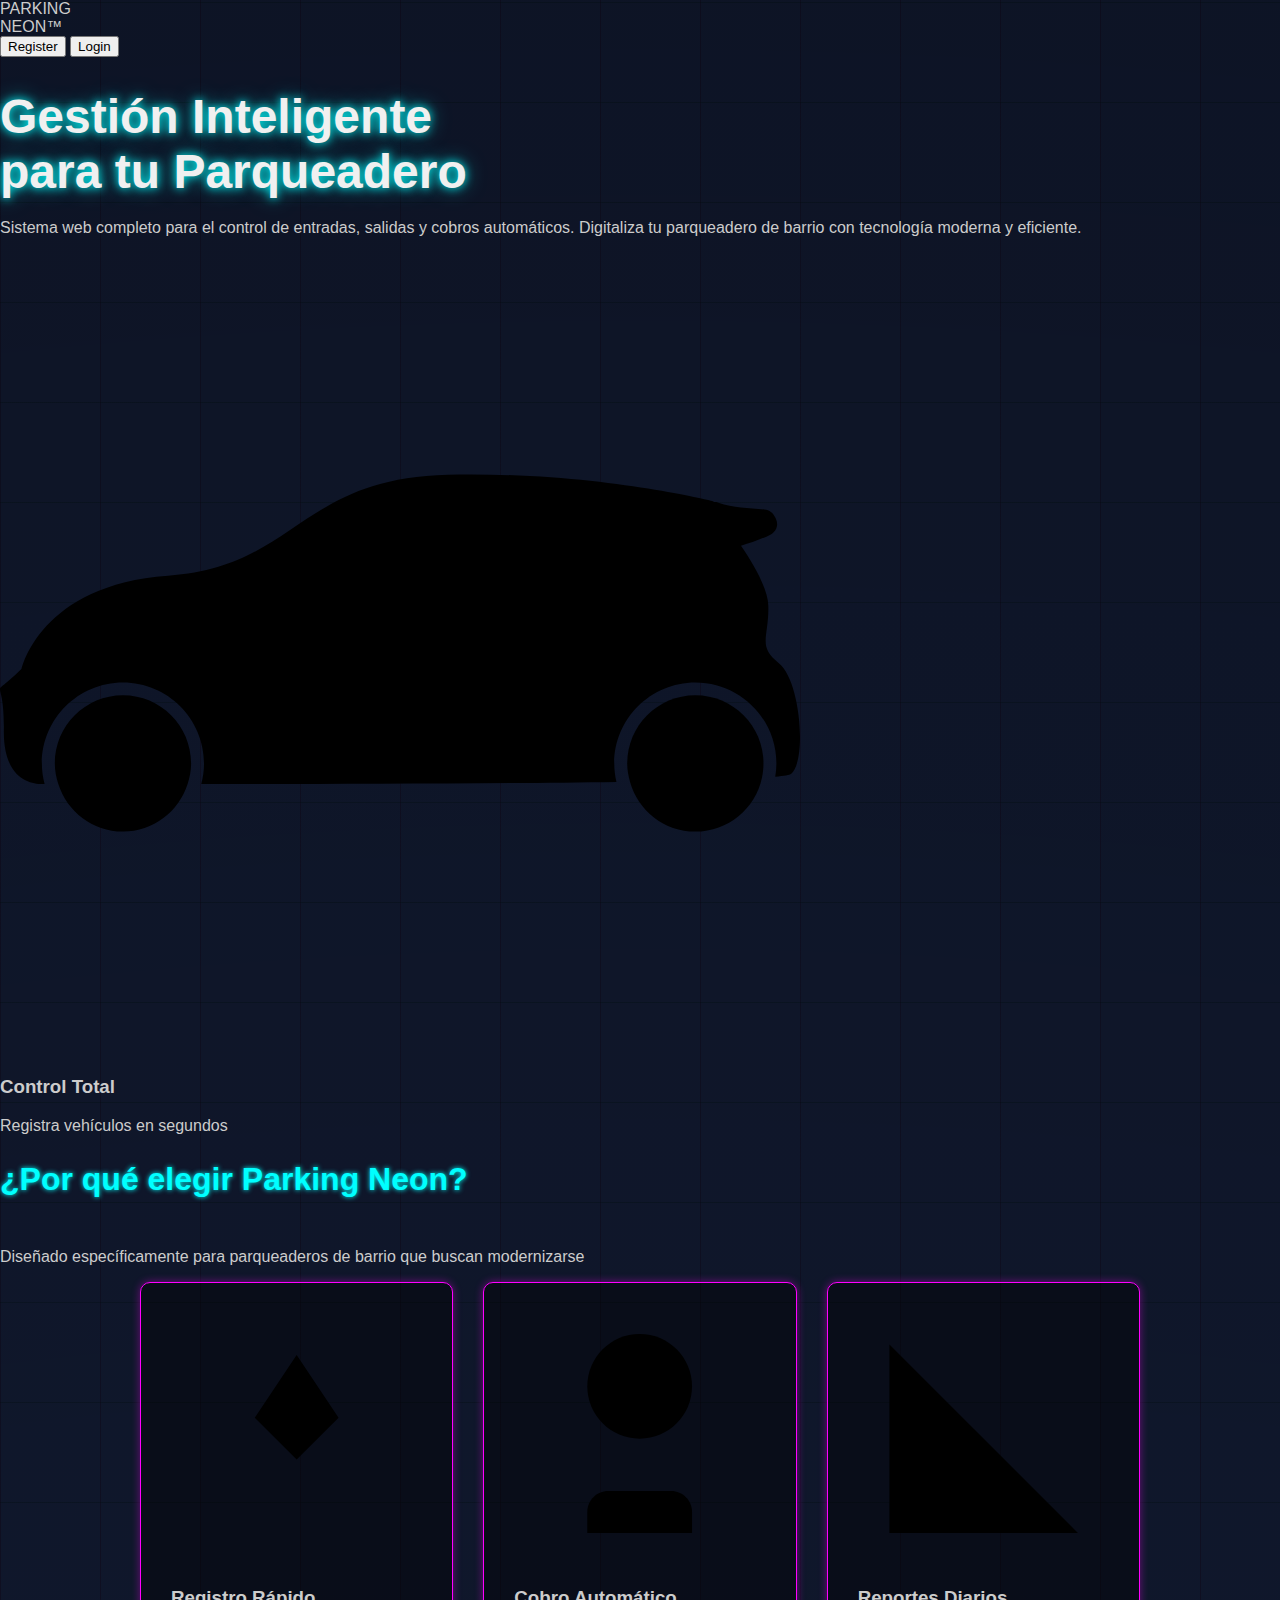
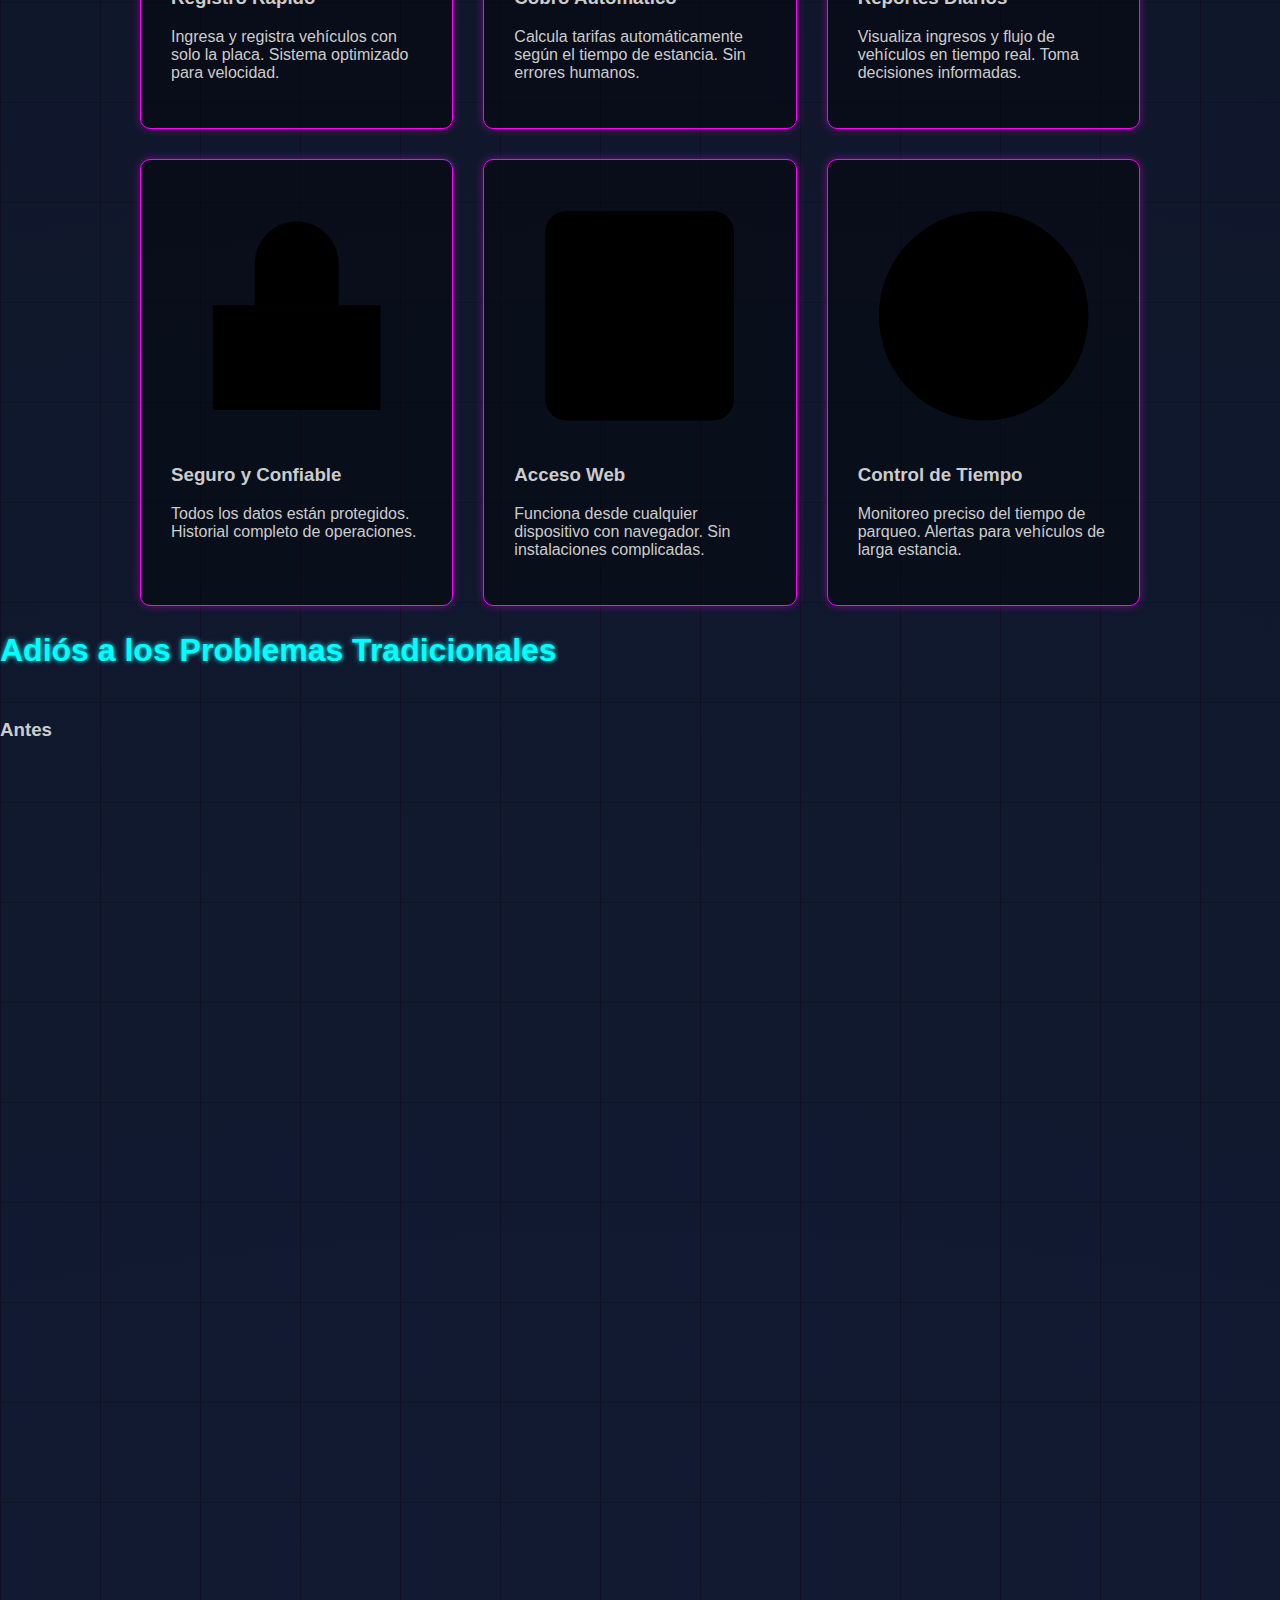
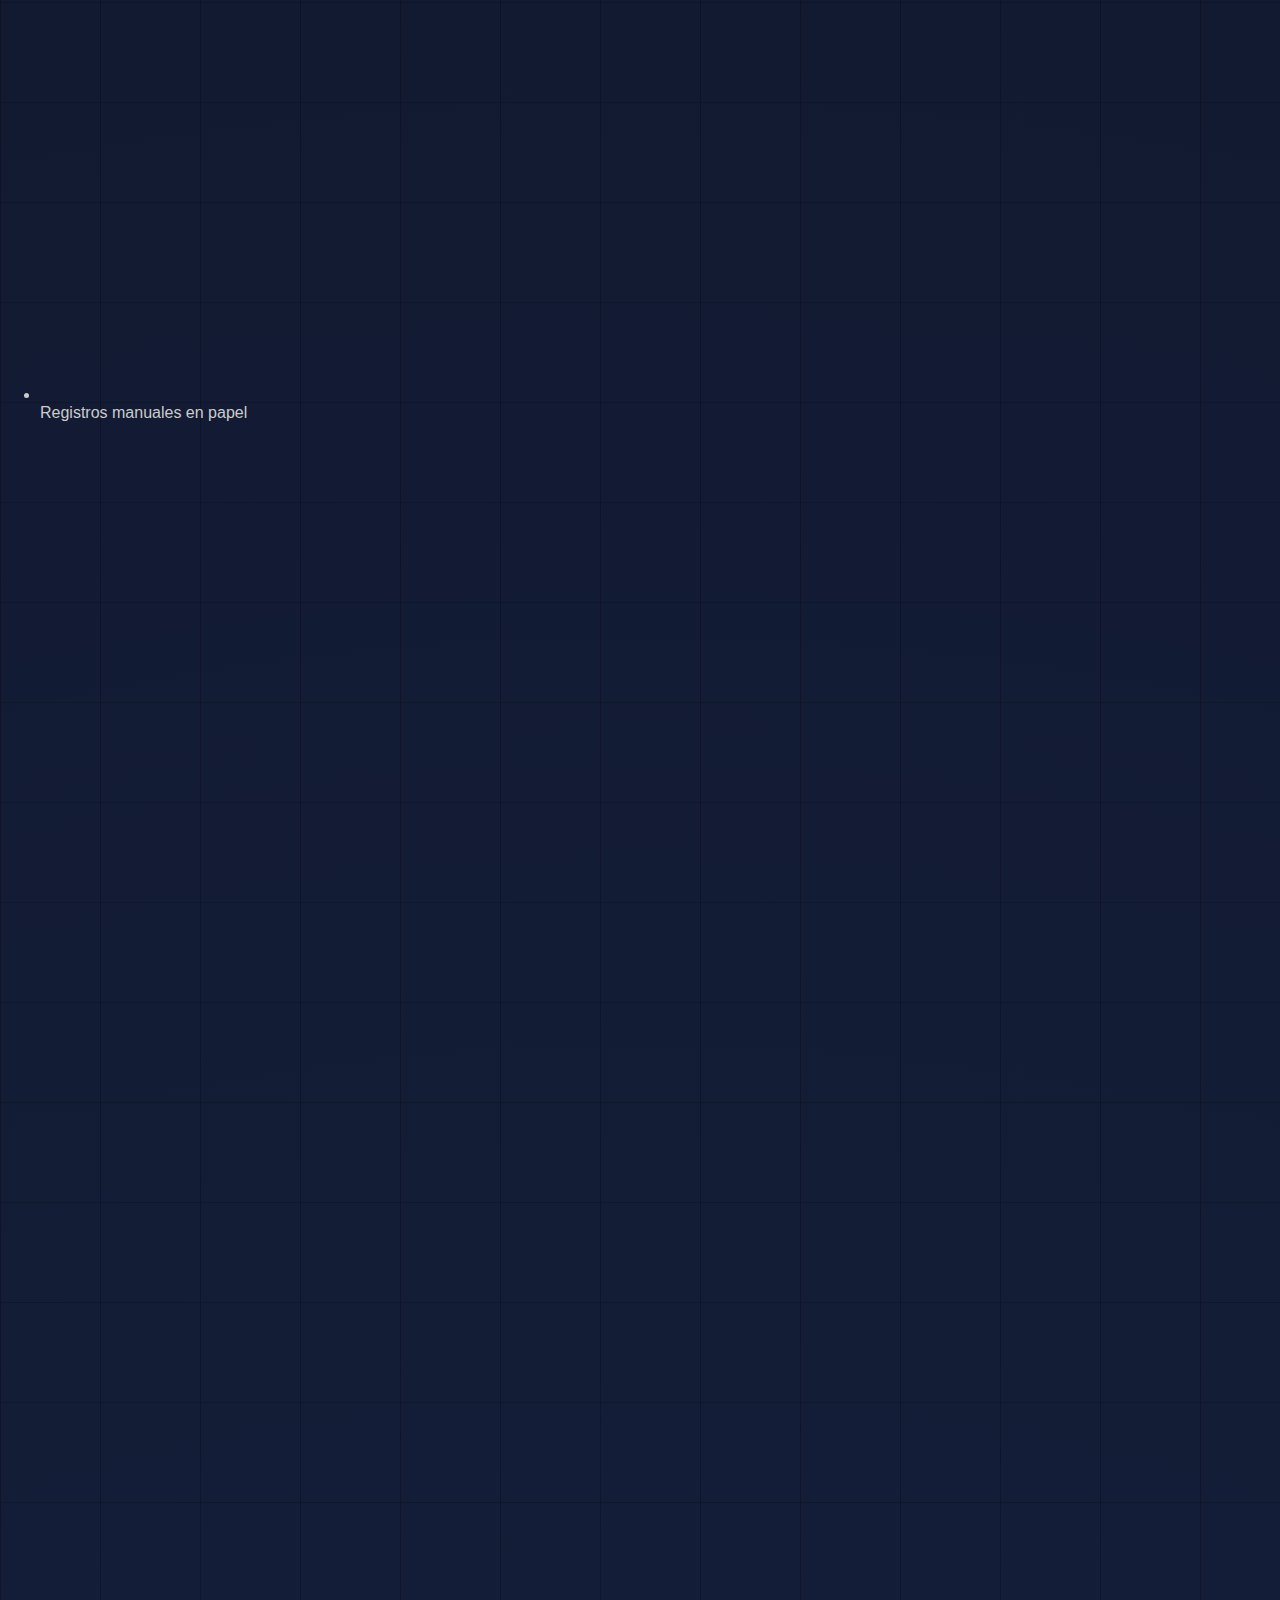
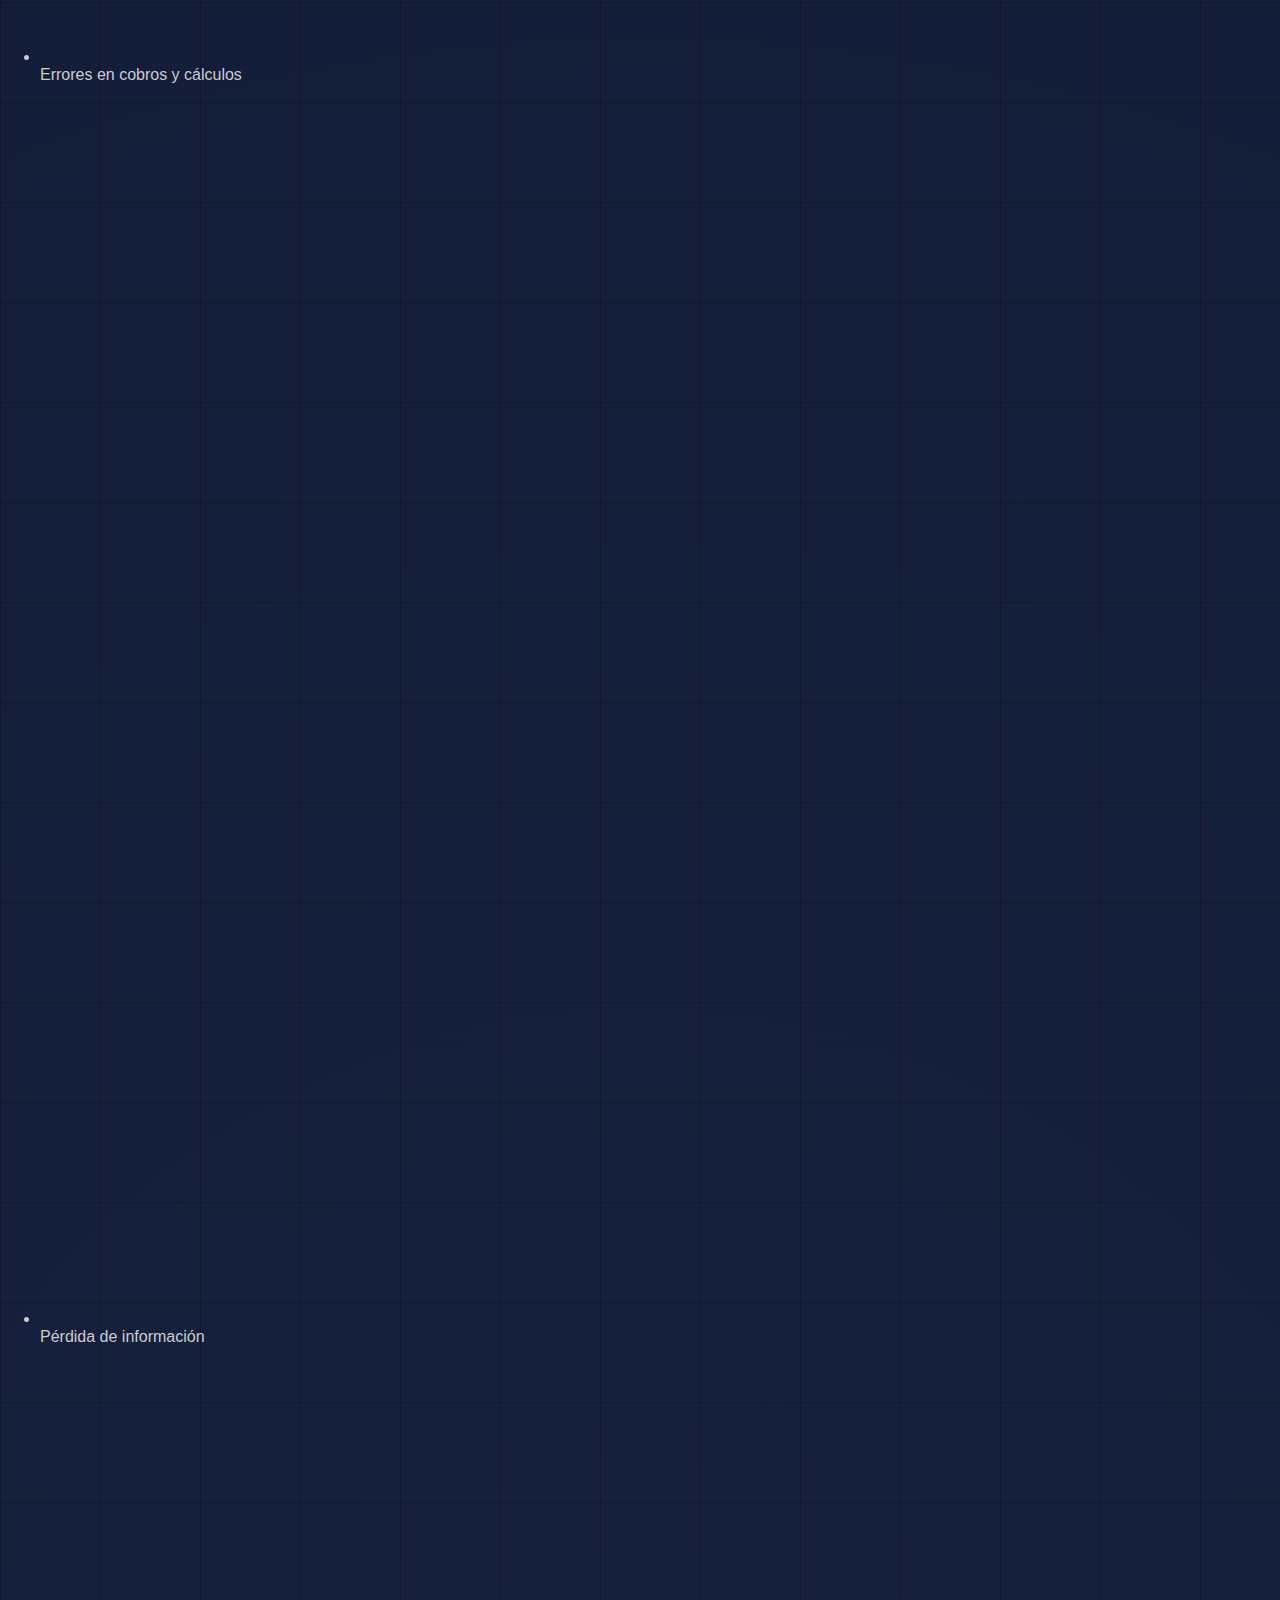
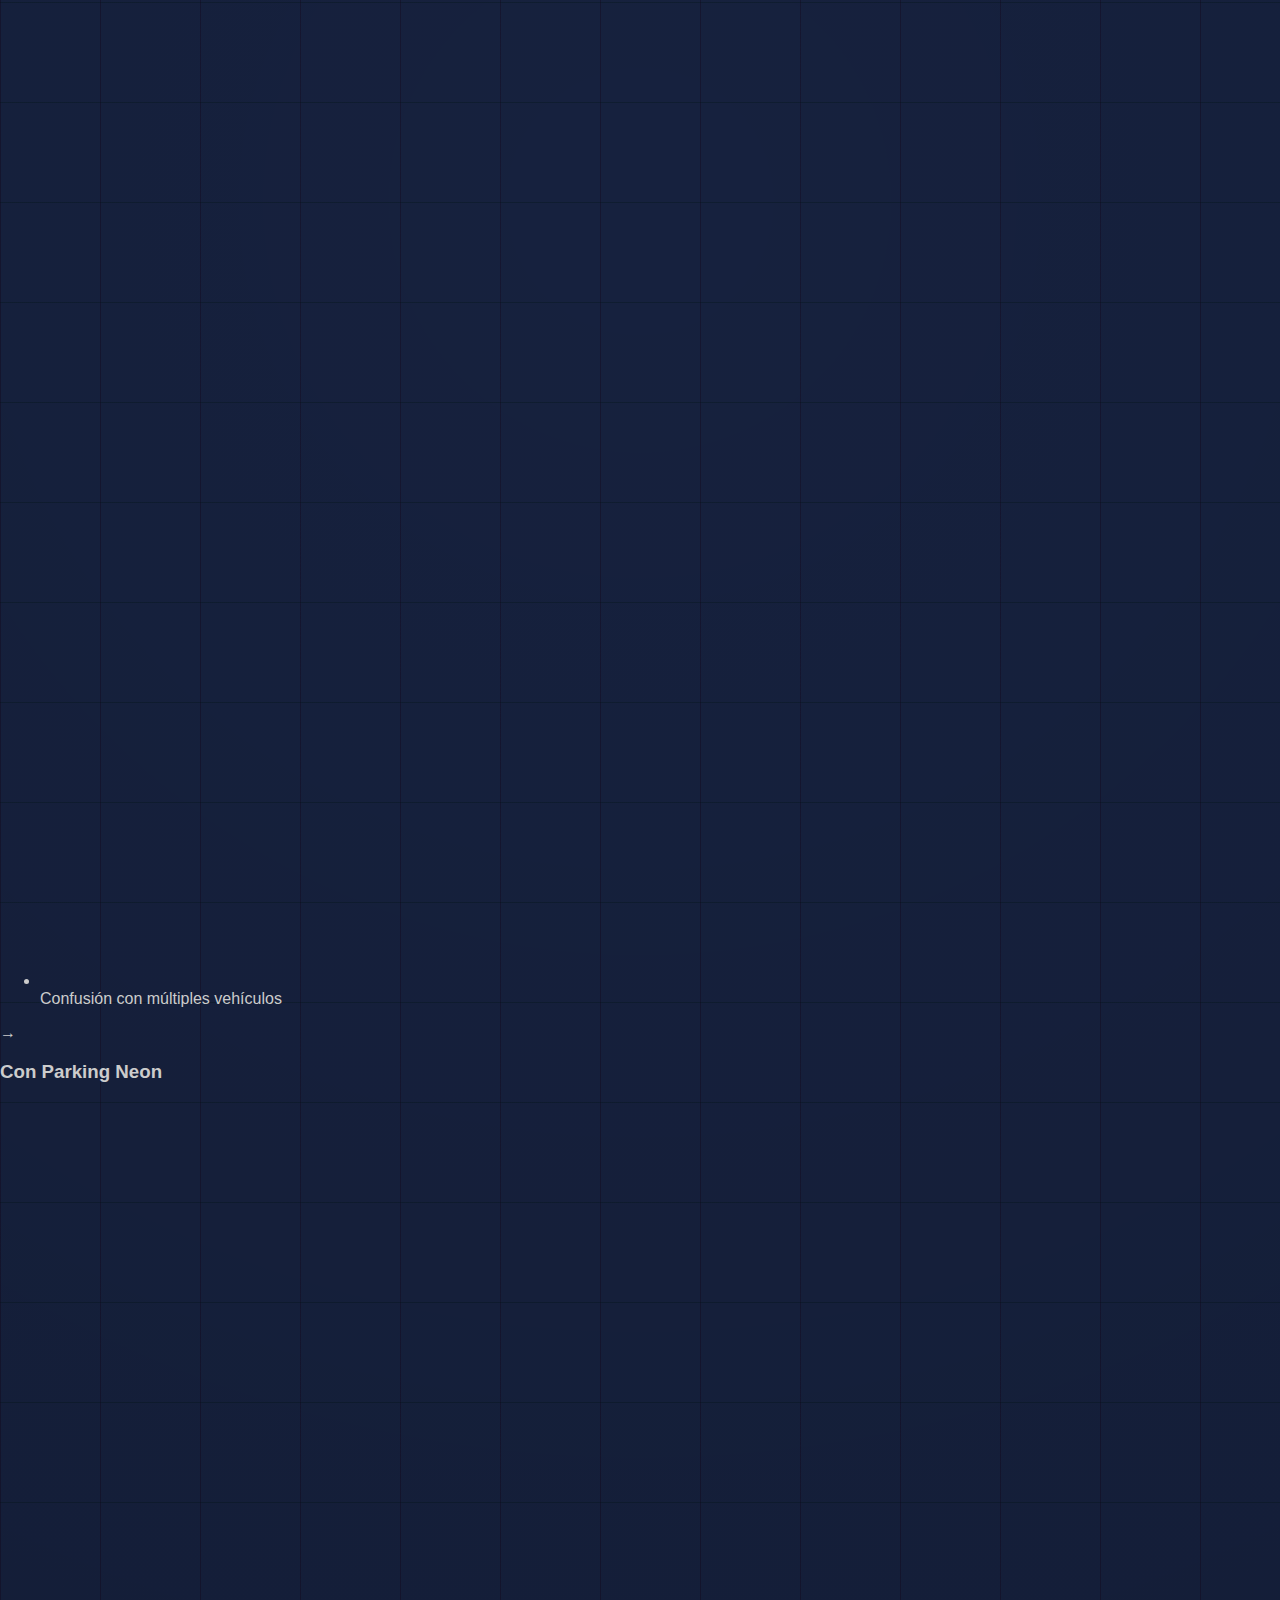
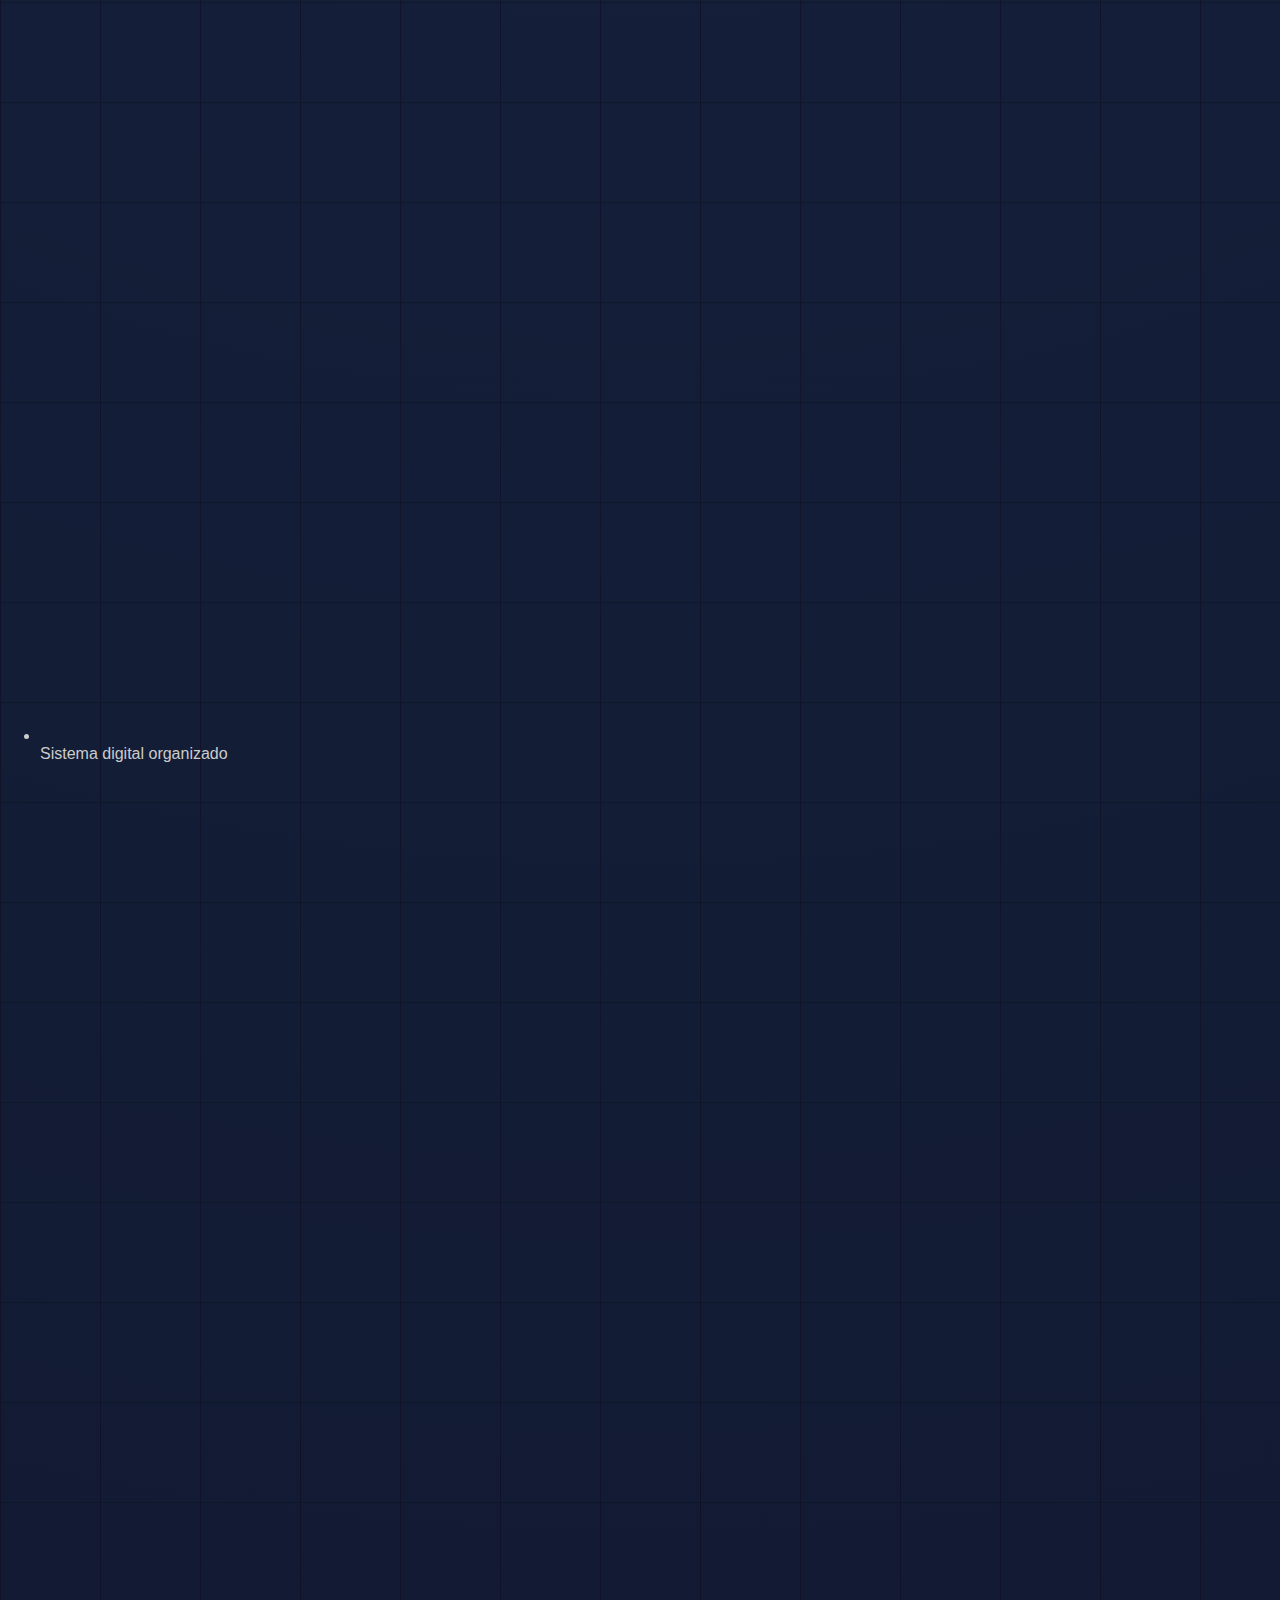
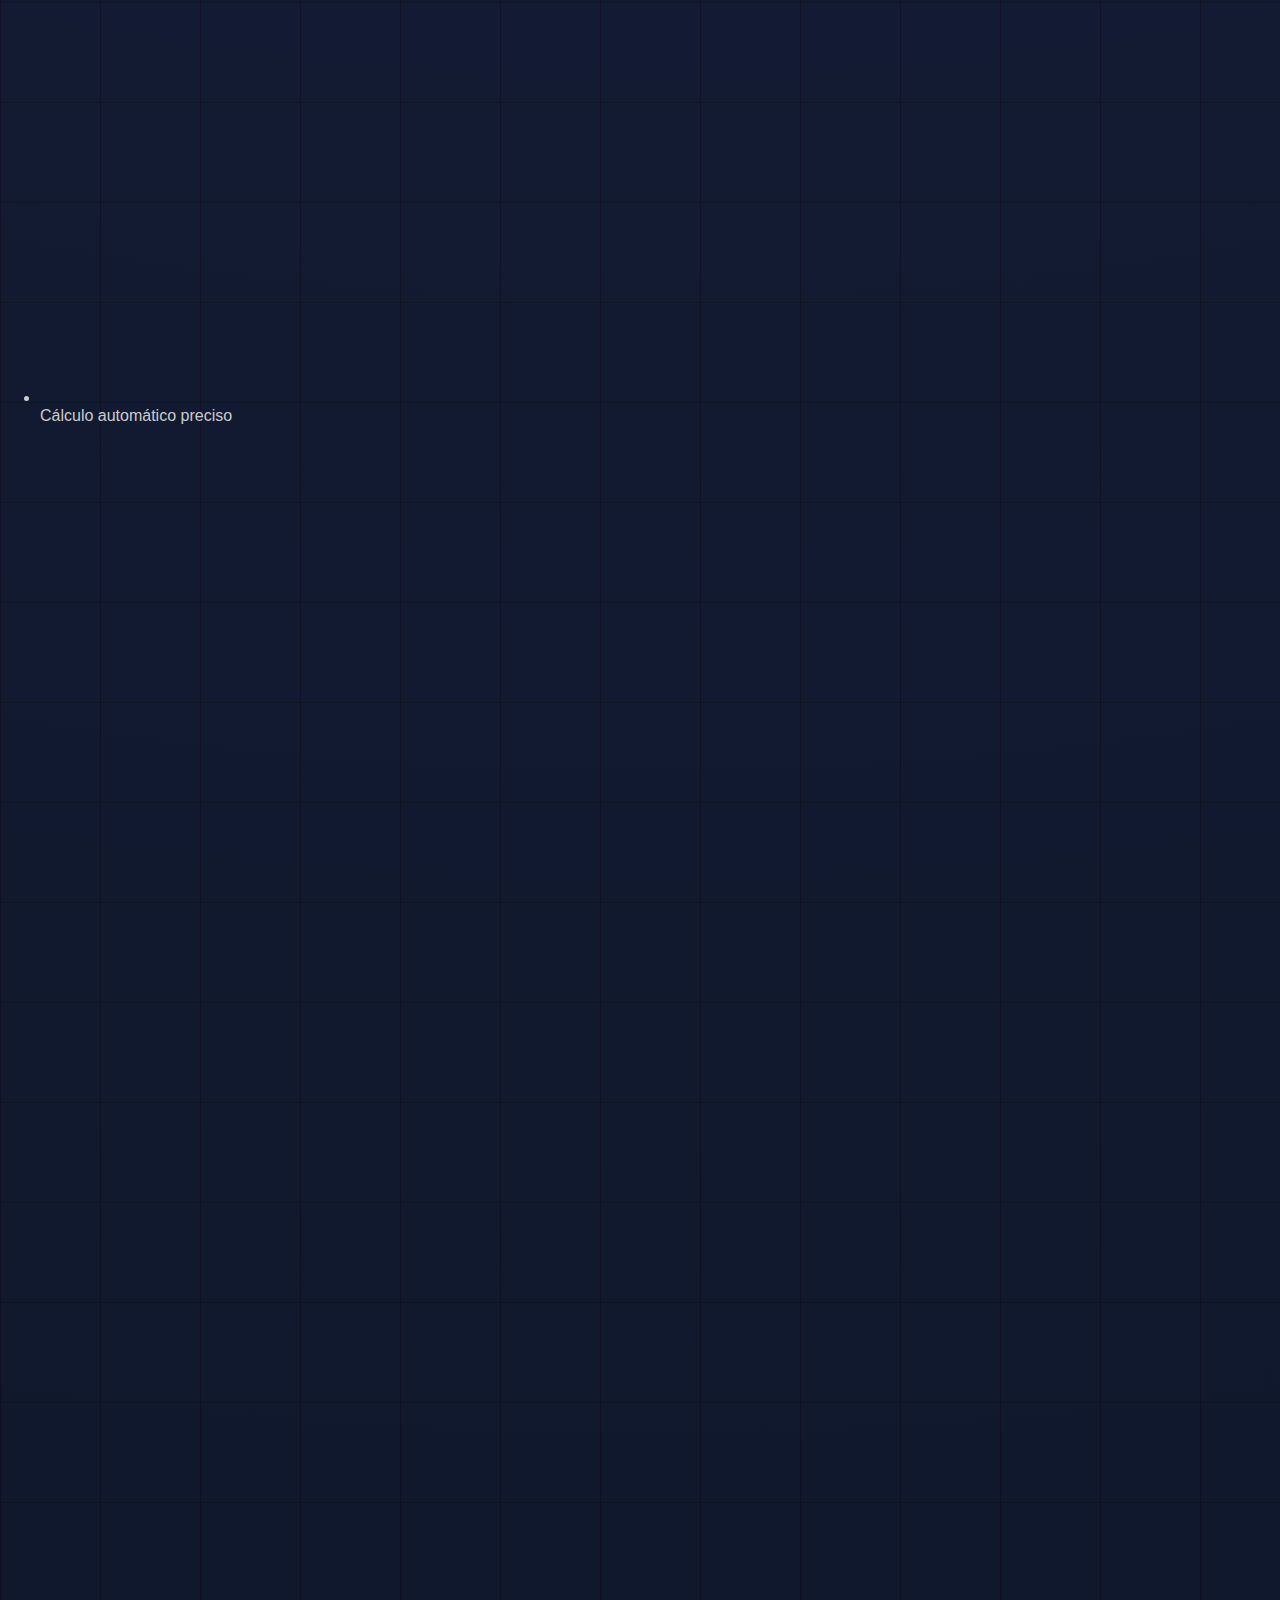
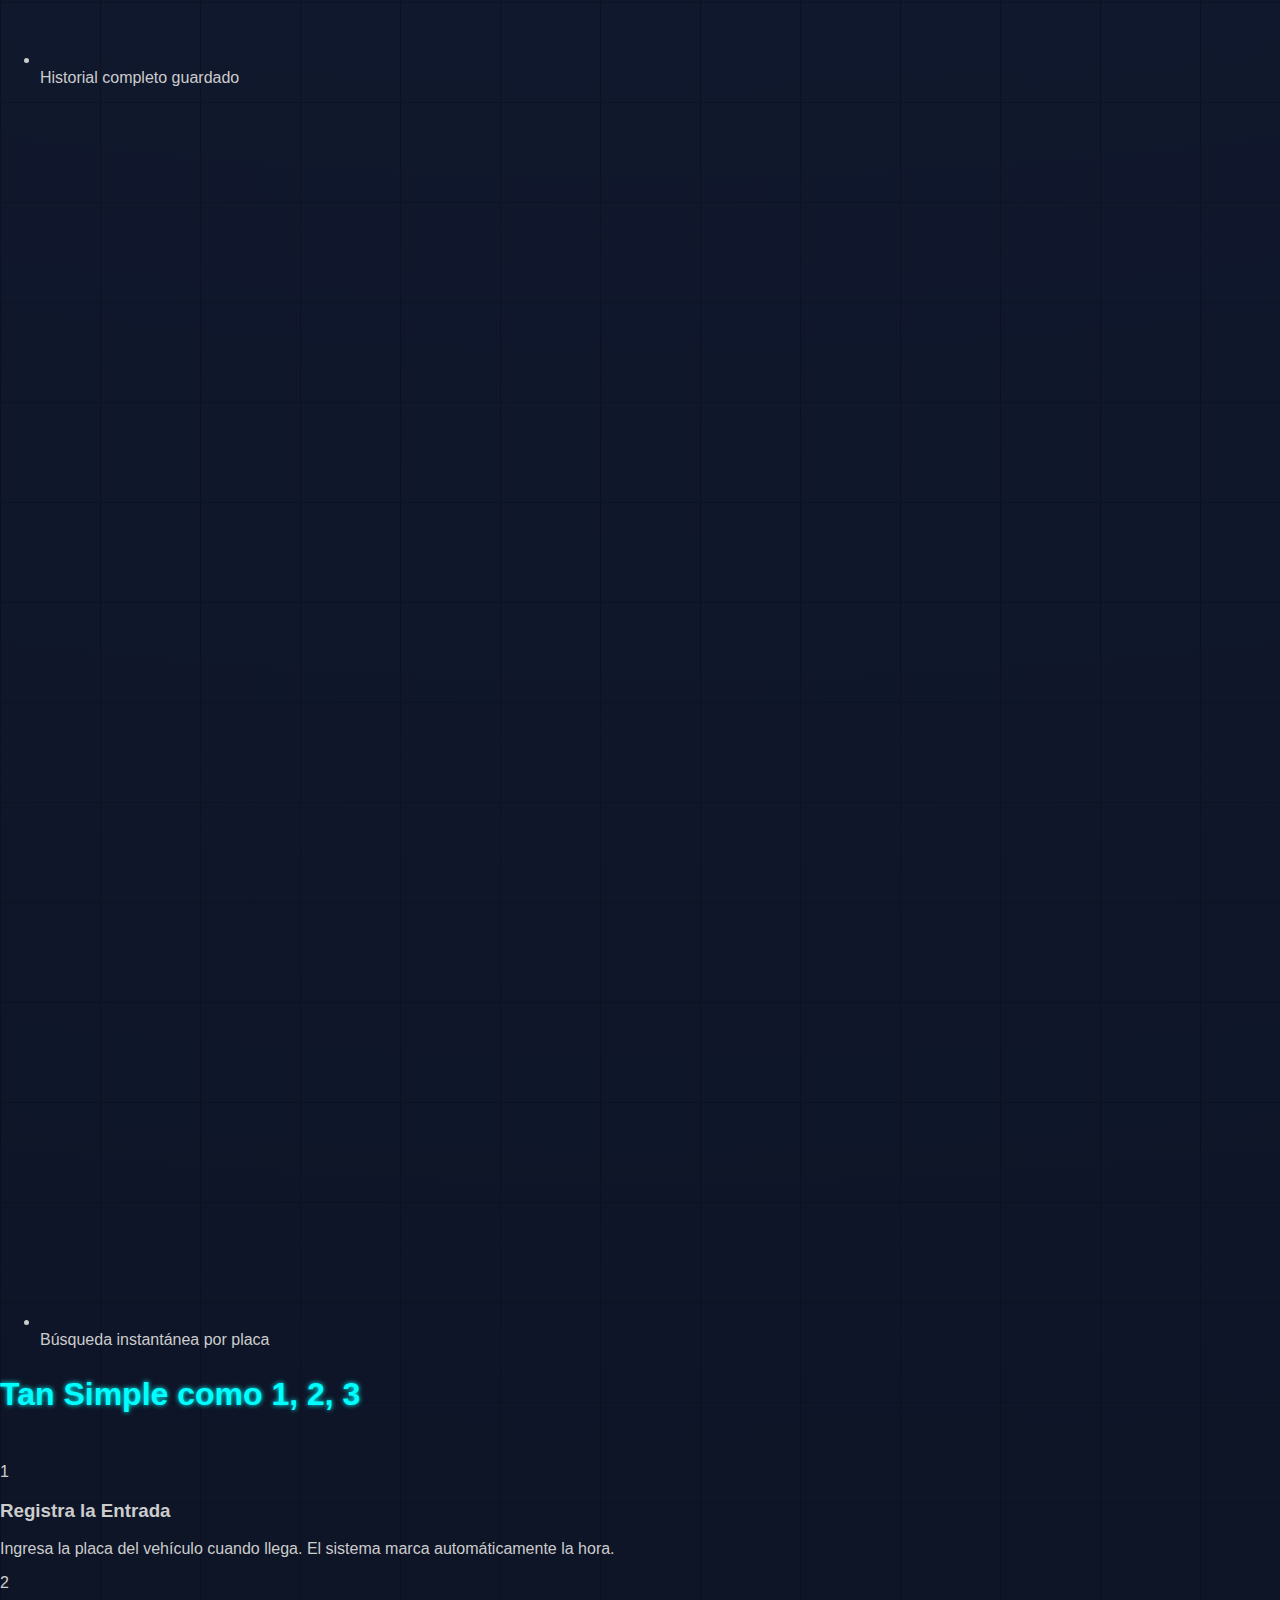
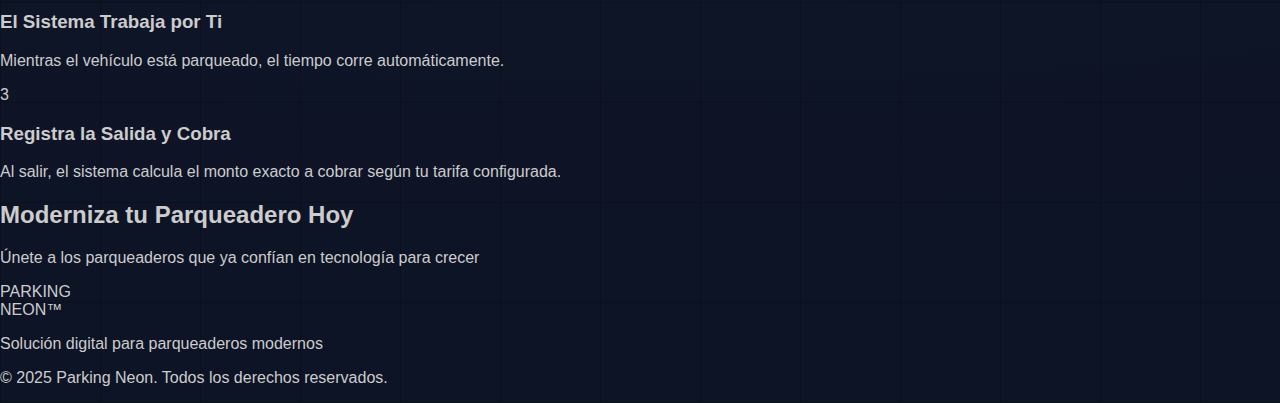
<file: index.html>
<!DOCTYPE html>
<html lang="es">
<head>
    <meta charset="UTF-8">
    <meta name="viewport" content="width=device-width, initial-scale=1.0">
    <title>Parking Neon</title>
    <link rel="icon" type="image/png" href="assets/logoP.png"> 
    <link rel="stylesheet" href="styles/index.css">
</head>
<body>
    <header>
        <div class="logo">
            <div class="logo-parking">PARKING</div>
            <div class="logo-neon">NEON<span class="logo-tm">™</span></div>
        </div>
        
        <nav class="nav-buttons">
            <button class="btn btn-register" onclick="window.location.href='views/Register.html'">Register</button>
            <button class="btn btn-login" onclick="window.location.href='views/login.html'">Login</button>
            <!-- <button class="btn btn-comenzar" onclick="window.location.href='/views/dashboard.html'">Comenzar</button> -->
        </nav>
    </header>

    <section class="hero">
        <div class="hero-content">
            <h1 class="hero-title">
                Gestión <span class="highlight-cyan">Inteligente</span><br>
                para tu <span class="highlight-pink">Parqueadero</span>
            </h1>
            <p class="hero-description">
                Sistema web completo para el control de entradas, salidas y cobros automáticos.
                Digitaliza tu parqueadero de barrio con tecnología moderna y eficiente.
            </p>
            <!-- <div class="hero-buttons">
                <button class="btn-hero btn-hero-primary" onclick="window.location.href='views/dashboard.html'">Comenzar Ahora</button>
                <button class="btn-hero btn-hero-secondary">Ver Demo</button>
            </div> -->
        </div>
        <div class="hero-image">
            <div class="floating-card">
                <div class="card-icon">
                    <img src="assets/car-icon.svg" alt="">
                </div>
                <h3>Control Total</h3>
                <p>Registra vehículos en segundos</p>
            </div>
        </div>
    </section>

    <section class="features">
        <div class="container">
            <h2 class="section-title">
                ¿Por qué elegir <span class="highlight-pink">Parking Neon</span>?
            </h2>
            <p class="section-subtitle">
                Diseñado específicamente para parqueaderos de barrio que buscan modernizarse
            </p>

            <div class="features-grid">
                <div class="feature-card">
                    <div class="icon-neon-container">
                        <svg class="icon-neon" viewBox="0 0 24 24">
                            <path d="M12 2L12 10M12 22L12 14" stroke-linecap="round"/>
                            <path d="M16 4L8 10L12 14L16 20L12 14L16 10L12 4L8 10" stroke-linecap="round" stroke-linejoin="round"/>
                        </svg>
                    </div>
                    <h3>Registro Rápido</h3>
                    <p>Ingresa y registra vehículos con solo la placa. Sistema optimizado para velocidad.</p>
                </div>

                <div class="feature-card">
                    <div class="icon-neon-container">
                        <svg class="icon-neon" viewBox="0 0 24 24">
                            <path d="M17 21V19C17 17.8954 16.1046 17 15 17H9C7.89543 17 7 17.8954 7 19V21" stroke-linecap="round" stroke-linejoin="round"/>
                            <path d="M12 17V12" stroke-linecap="round" stroke-linejoin="round"/>
                            <path d="M12 12C14.7614 12 17 9.76142 17 7C17 4.23858 14.7614 2 12 2C9.23858 2 7 4.23858 7 7C7 9.76142 9.23858 12 12 12Z" stroke-linecap="round" stroke-linejoin="round"/>
                            <path d="M12 10C13.1046 10 14 9.10457 14 8C14 6.89543 13.1046 6 12 6C10.8954 6 10 6.89543 10 8C10 9.10457 10.8954 10 12 10Z" stroke-linecap="round" stroke-linejoin="round"/>
                        </svg>
                    </div>
                    <h3>Cobro Automático</h3>
                    <p>Calcula tarifas automáticamente según el tiempo de estancia. Sin errores humanos.</p>
                </div>

                <div class="feature-card">
                    <div class="icon-neon-container">
                        <svg class="icon-neon" viewBox="0 0 24 24">
                            <path d="M3 3V21H21" stroke-linecap="round" stroke-linejoin="round"/>
                            <path d="M18 17L18 10" stroke-linecap="round" stroke-linejoin="round"/>
                            <path d="M13 17L13 14" stroke-linecap="round" stroke-linejoin="round"/>
                            <path d="M8 17L8 12" stroke-linecap="round" stroke-linejoin="round"/>
                        </svg>
                    </div>
                    <h3>Reportes Diarios</h3>
                    <p>Visualiza ingresos y flujo de vehículos en tiempo real. Toma decisiones informadas.</p>
                </div>

                <div class="feature-card">
                    <div class="icon-neon-container">
                        <svg class="icon-neon" viewBox="0 0 24 24">
                            <path d="M12 17V17M12 13V17M12 13C10.3431 13 9 14.3431 9 16C9 17.6569 10.3431 19 12 19C13.6569 19 15 17.6569 15 16C15 14.3431 13.6569 13 12 13Z" stroke-linecap="round" stroke-linejoin="round"/>
                            <path d="M8 11V7C8 4.79086 9.79086 3 12 3C14.2091 3 16 4.79086 16 7V11" stroke-linecap="round" stroke-linejoin="round"/>
                            <path d="M4 11H20V21H4V11Z" stroke-linecap="round" stroke-linejoin="round"/>
                        </svg>
                    </div>
                    <h3>Seguro y Confiable</h3>
                    <p>Todos los datos están protegidos. Historial completo de operaciones.</p>
                </div>

                <div class="feature-card">
                    <div class="icon-neon-container">
                        <svg class="icon-neon" viewBox="0 0 24 24">
                             <path d="M5 2H19C20.1046 2 21 2.89543 21 4V20C21 21.1046 20.1046 22 19 22H5C3.89543 22 3 21.1046 3 20V4C3 2.89543 3.89543 2 5 2Z" stroke-linecap="round" stroke-linejoin="round"/>
                             <path d="M3 17H21" stroke-linecap="round" stroke-linejoin="round"/>
                             <path d="M8 20.5H16" stroke-linecap="round" stroke-linejoin="round"/>
                        </svg>
                    </div>
                    <h3>Acceso Web</h3>
                    <p>Funciona desde cualquier dispositivo con navegador. Sin instalaciones complicadas.</p>
                </div>

                <div class="feature-card">
                    <div class="icon-neon-container">
                        <svg class="icon-neon" viewBox="0 0 24 24">
                            <path d="M12 22C17.5228 22 22 17.5228 22 12C22 6.47715 17.5228 2 12 2C6.47715 2 2 6.47715 2 12C2 17.5228 6.47715 22 12 22Z" stroke-linecap="round" stroke-linejoin="round"/>
                            <path d="M12 6V12L16 14" stroke-linecap="round" stroke-linejoin="round"/>
                            <path d="M18 6L16 8" stroke-linecap="round" stroke-linejoin="round"/>
                            <path d="M6 6L8 8" stroke-linecap="round" stroke-linejoin="round"/>
                        </svg>
                    </div>
                    <h3>Control de Tiempo</h3>
                    <p>Monitoreo preciso del tiempo de parqueo. Alertas para vehículos de larga estancia.</p>
                </div>
            </div>
        </div>
    </section>

    <section class="problems">
        <div class="container">
            <h2 class="section-title">
                Adiós a los <span class="highlight-cyan">Problemas Tradicionales</span>
            </h2>
            
            <div class="problems-grid">
                <div class="problem-card">
                    <div class="problem-before">
                        <h3 class="problem-title">Antes</h3>
                        <ul>
                            <li>
                                <svg class="icon-problem icon-x" viewBox="0 0 24 24" fill="none" stroke-width="2" stroke-linecap="round" stroke-linejoin="round">
                                    <path d="M18 6L6 18"/>
                                    <path d="M6 6L18 18"/>
                                </svg>
                                Registros manuales en papel
                            </li>
                            <li>
                                <svg class="icon-problem icon-x" viewBox="0 0 24 24" fill="none" stroke-width="2" stroke-linecap="round" stroke-linejoin="round">
                                    <path d="M18 6L6 18"/>
                                    <path d="M6 6L18 18"/>
                                </svg>
                                Errores en cobros y cálculos
                            </li>
                            <li>
                                <svg class="icon-problem icon-x" viewBox="0 0 24 24" fill="none" stroke-width="2" stroke-linecap="round" stroke-linejoin="round">
                                    <path d="M18 6L6 18"/>
                                    <path d="M6 6L18 18"/>
                                </svg>
                                Pérdida de información
                            </li>
                            <li>
                                <svg class="icon-problem icon-x" viewBox="0 0 24 24" fill="none" stroke-width="2" stroke-linecap="round" stroke-linejoin="round">
                                    <path d="M18 6L6 18"/>
                                    <path d="M6 6L18 18"/>
                                </svg>
                                Confusión con múltiples vehículos
                            </li>
                        </ul>
                    </div>
                    <div class="arrow">→</div>
                    <div class="problem-after">
                        <h3 class="problem-title">Con Parking Neon</h3>
                        <ul>
                            <li>
                                <svg class="icon-problem icon-check" viewBox="0 0 24 24" fill="none" stroke-width="2" stroke-linecap="round" stroke-linejoin="round">
                                    <path d="M20 6L9 17L4 12"/>
                                </svg>
                                Sistema digital organizado
                            </li>
                            <li>
                                <svg class="icon-problem icon-check" viewBox="0 0 24 24" fill="none" stroke-width="2" stroke-linecap="round" stroke-linejoin="round">
                                    <path d="M20 6L9 17L4 12"/>
                                </svg>
                                Cálculo automático preciso
                            </li>
                            <li>
                                <svg class="icon-problem icon-check" viewBox="0 0 24 24" fill="none" stroke-width="2" stroke-linecap="round" stroke-linejoin="round">
                                    <path d="M20 6L9 17L4 12"/>
                                </svg>
                                Historial completo guardado
                            </li>
                            <li>
                                <svg class="icon-problem icon-check" viewBox="0 0 24 24" fill="none" stroke-width="2" stroke-linecap="round" stroke-linejoin="round">
                                    <path d="M20 6L9 17L4 12"/>
                                </svg>
                                Búsqueda instantánea por placa
                            </li>
                        </ul>
                    </div>
                </div>
            </div>
        </div>
    </section>

    <section class="how-it-works">
        <div class="container">
            <h2 class="section-title">
                Tan <span class="highlight-pink">Simple</span> como 1, 2, 3
            </h2>

            <div class="steps">
                <div class="step">
                    <div class="step-number">1</div>
                    <h3>Registra la Entrada</h3>
                    <p>Ingresa la placa del vehículo cuando llega. El sistema marca automáticamente la hora.</p>
                </div>

                <div class="step">
                    <div class="step-number">2</div>
                    <h3>El Sistema Trabaja por Ti</h3>
                    <p>Mientras el vehículo está parqueado, el tiempo corre automáticamente.</p>
                </div>

                <div class="step">
                    <div class="step-number">3</div>
                    <h3>Registra la Salida y Cobra</h3>
                    <p>Al salir, el sistema calcula el monto exacto a cobrar según tu tarifa configurada.</p>
                </div>
            </div>
        </div>
    </section>

    <section class="cta">
        <div class="container">
            <h2 class="cta-title">
                Moderniza tu Parqueadero <span class="highlight-cyan">Hoy</span>
            </h2>
            <p class="cta-description">
                Únete a los parqueaderos que ya confían en tecnología para crecer
            </p>
            <!-- <button class="btn-hero btn-hero-primary large" onclick="window.location.href='views/dashboard.html'">Comenzar Gratis</button> -->
        </div>
    </section>

    <footer>
        <div class="container">
            <div class="footer-content">
                <div class="footer-logo">
                    <div class="logo">
                        <div class="logo-parking-footer">PARKING</div>
                        <div class="logo-neon-footer">NEON<span class="logo-tm">™</span></div>
                    </div>
                    <p>Solución digital para parqueaderos modernos</p>
                </div>
                <!-- <div class="footer-links">
                    <h4>Enlaces</h4>
                    <a href="#">Características</a>
                    <a href="#">Precios</a>
                    <a href="#">Contacto</a>
                </div> -->
            </div>
            <div class="footer-bottom">
                <p>&copy; 2025 Parking Neon. Todos los derechos reservados.</p>
            </div>
        </div>
    </footer>
    
    <div id="printModal" class="modal-neon" style="display: none;">
        <div class="modal-content">
            <h2 class="modal-title">Confirmar Pago e Impresión</h2>
            <div class="ticket-preview-container">
                <div class="ticket-preview">
                    <p class="preview-header">PARQUEADERO NEON™</p>
                    <div class="preview-line"></div>
                    <p class="preview-total-label" style="text-align: center;">TOTAL A PAGAR</p>
                    <p class="preview-total-amount" style="text-align: center;">$ 6.000</p>
                    <div class="preview-line-dashed"></div>
                    <p class="preview-data">Placa: ABC123</p>
                    <p class="preview-data">Tiempo: 0 min 8 s</p>
                </div>
            </div>
            <div class="modal-actions">
                <button id="cancelPrint" class="btn btn-login">Salir / Cancelar</button>
                <button id="confirmPrint" class="btn btn-comenzar">Imprimir Factura</button>
            </div>
        </div>
    </div>
</body>
</html>
</file>
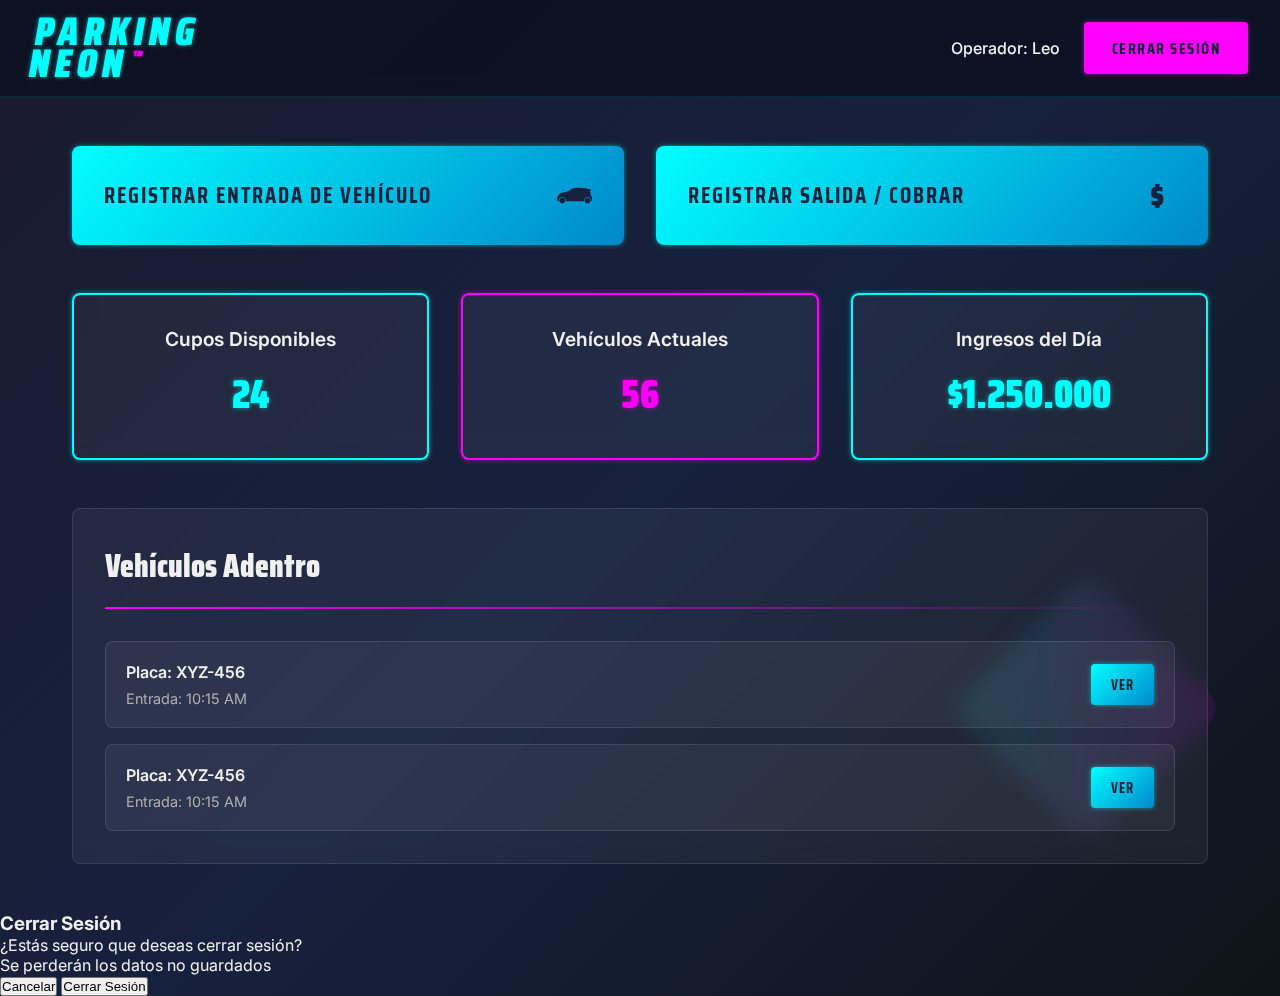
<file: dashboard.html>
<!DOCTYPE html>
<html lang="es">
<head>
    <meta charset="UTF-8">
    <meta name="viewport" content="width=device-width, initial-scale=1.0">
    <title>Dashboard - Parking Neon</title>
    <link rel="icon" type="image/png" href="assets/logoP.png"> 
    <link rel="stylesheet" href="styles/dashboard.css">
</head>
<body>
    <div class="dashboard-container">
        <!-- Header -->
        <header class="dashboard-header">
            <div class="logo">
                <div class="logo-parking">PARKING</div>
                <div class="logo-neon">NEON<span class="logo-tm">™</span></div>
            </div>
            
            <div class="user-info">
                <span class="operator-text">Operador: Leo</span>
                <button class="btn-logout">Cerrar Sesión</button>
            </div>
        </header>

        <!-- Main Dashboard -->
        <main class="dashboard-main">
            <!-- Action Buttons -->
            <div class="action-buttons">
                <button class="btn-action btn-entrada" onclick="window.location.href='registrar-entrada.html'">
                    <span class="btn-text">Registrar Entrada de Vehículo</span>
                    <svg class="btn-icon" viewBox="0 0 485.209 485.208" fill="currentColor">
                        <g>
                            <path d="M13.125,252.186c-21.101,21.107-10.299,0-10.794,37.289c-0.425,32.348,19.43,32.945,24.714,32.536
                                c-1.036-3.971-1.649-8.119-1.649-12.411c0-27.113,22.059-49.179,49.175-49.179c27.112,0,49.173,22.065,49.173,49.179
                                c0,4.316-0.609,8.488-1.663,12.476c73.386,0.052,175.445-0.141,251.794-1.307c-0.838-3.595-1.326-7.321-1.326-11.169
                                c0-27.113,22.057-49.179,49.171-49.179c27.118,0,49.18,22.065,49.18,49.179c0,2.737-0.285,5.398-0.714,8.02
                                c5.458-0.489,8.788-1.034,9.546-1.64c9.814-7.851,5.887-56.917-7.366-67.212c-13.248-10.299-5.891-15.701-6.371-34.839
                                c-0.269-10.315-8.784-24.988-16.591-36.377c6.211-1.805,12.291-3.903,18.102-6.889c0.733-0.375,1.187-0.886,1.699-1.365l0,0
                                c2.408-2.238,2.641-5.328,1.41-8.022c-0.028-0.11-0.084-0.21-0.128-0.323c-0.137-0.279-0.261-0.555-0.437-0.824
                                c-1.135-2.36-3.242-4.294-6.517-4.592c-9.445-0.848-18.751-1.176-27.844-4.136c-1.046-0.336-1.987-0.378-2.893-0.329l-0.161-0.449
                                c0,0-71.144-18.152-160.93-16.188c-89.799,1.961-92.247,55.926-169.771,61.328C24.414,201.164,13.125,252.186,13.125,252.186z"/>
                            <path d="M74.57,268.264c-22.822,0-41.324,18.506-41.324,41.328c0,4.309,0.848,8.38,2.074,12.291
                                c5.258,16.779,20.736,29.034,39.259,29.034c18.45,0,33.889-12.167,39.203-28.857c1.264-3.956,2.128-8.096,2.128-12.468
                                C115.901,286.77,97.399,268.264,74.57,268.264z"/>
                            <path d="M421.728,268.264c-22.813,0-41.32,18.506-41.32,41.328c0,3.855,0.697,7.506,1.679,11.049
                                c4.854,17.424,20.667,30.28,39.642,30.28c19.865,0,36.432-14.026,40.403-32.705c0.589-2.781,0.926-5.654,0.926-8.616
                                C463.057,286.70,444.55,268.264,421.728,268.264z"/>
                        </g>
                    </svg>
                </button>
                <button class="btn-action btn-salida" onclick="window.location.href='registrar-salida.html'">
                    <span class="btn-text">Registrar Salida / Cobrar</span>
                    <span class="btn-icon">$</span>
                </button>
            </div>

            <!-- Statistics Cards -->
            <div class="stats-container">
                <div class="stat-card stat-disponibles">
                    <div class="stat-label">Cupos Disponibles</div>
                    <div class="stat-number">24</div>
                </div>
                <div class="stat-card stat-actuales">
                    <div class="stat-label">Vehículos Actuales</div>
                    <div class="stat-number">56</div>
                </div>
                <div class="stat-card stat-ingresos">
                    <div class="stat-label">Ingresos del Día</div>
                    <div class="stat-number">$1.250.000</div>
                </div>
            </div>

            <!-- Vehicles List -->
            <div class="vehicles-section">
                <div class="vehicles-header">
                    <h2 class="vehicles-title">Vehículos Adentro</h2>
                    <div class="vehicles-divider"></div>
                </div>
                
                <div class="vehicles-list">
                    <div class="vehicle-item">
                        <div class="vehicle-info">
                            <div class="vehicle-plate">Placa: XYZ-456</div>
                            <div class="vehicle-time">Entrada: 10:15 AM</div>
                        </div>
                        <button class="btn-ver">Ver</button>
                    </div>
                    
                    <div class="vehicle-item">
                        <div class="vehicle-info">
                            <div class="vehicle-plate">Placa: XYZ-456</div>
                            <div class="vehicle-time">Entrada: 10:15 AM</div>
                        </div>
                        <button class="btn-ver">Ver</button>
                    </div>
                </div>
            </div>
        </main>

        <!-- Background decoration -->
        <div class="bg-decoration">
            <div class="diamond-shape"></div>
        </div>
    </div>

    <!-- Modal de confirmación de cerrar sesión -->
    <div id="logoutModal" class="modal-overlay">
        <div class="modal-container">
            <div class="modal-header">
                <h3 class="modal-title">Cerrar Sesión</h3>
            </div>
            <div class="modal-body">
                <p class="modal-message">¿Estás seguro que deseas cerrar sesión?</p>
                <p class="modal-submessage">Se perderán los datos no guardados</p>
            </div>
            <div class="modal-footer">
                <button id="cancelLogout" class="btn-modal btn-cancel">Cancelar</button>
                <button id="confirmLogout" class="btn-modal btn-confirm">Cerrar Sesión</button>
            </div>
        </div>
    </div>

    <script>
        // Referencias a elementos del modal
        const logoutBtn = document.querySelector('.btn-logout');
        const modal = document.getElementById('logoutModal');
        const cancelBtn = document.getElementById('cancelLogout');
        const confirmBtn = document.getElementById('confirmLogout');

        // Mostrar modal al hacer clic en cerrar sesión
        logoutBtn.addEventListener('click', function() {
            modal.classList.add('show');
            document.body.style.overflow = 'hidden'; // Prevenir scroll del fondo
        });

        // Ocultar modal al cancelar
        cancelBtn.addEventListener('click', function() {
            hideModal();
        });

        // Cerrar modal al hacer clic fuera de él
        modal.addEventListener('click', function(e) {
            if (e.target === modal) {
                hideModal();
            }
        });

        // Confirmar cerrar sesión
        confirmBtn.addEventListener('click', function() {
            // Limpiar datos de sesión (si los hay)
            localStorage.removeItem('userSession');
            sessionStorage.clear();
            
            // Redirigir al index
            window.location.href = 'index.html';
        });

        // Función para ocultar modal
        function hideModal() {
            modal.classList.remove('show');
            document.body.style.overflow = ''; // Restaurar scroll
        }

        // Cerrar modal con tecla Escape
        document.addEventListener('keydown', function(e) {
            if (e.key === 'Escape' && modal.classList.contains('show')) {
                hideModal();
            }
        });
    </script>
</body>
</html>
</file>
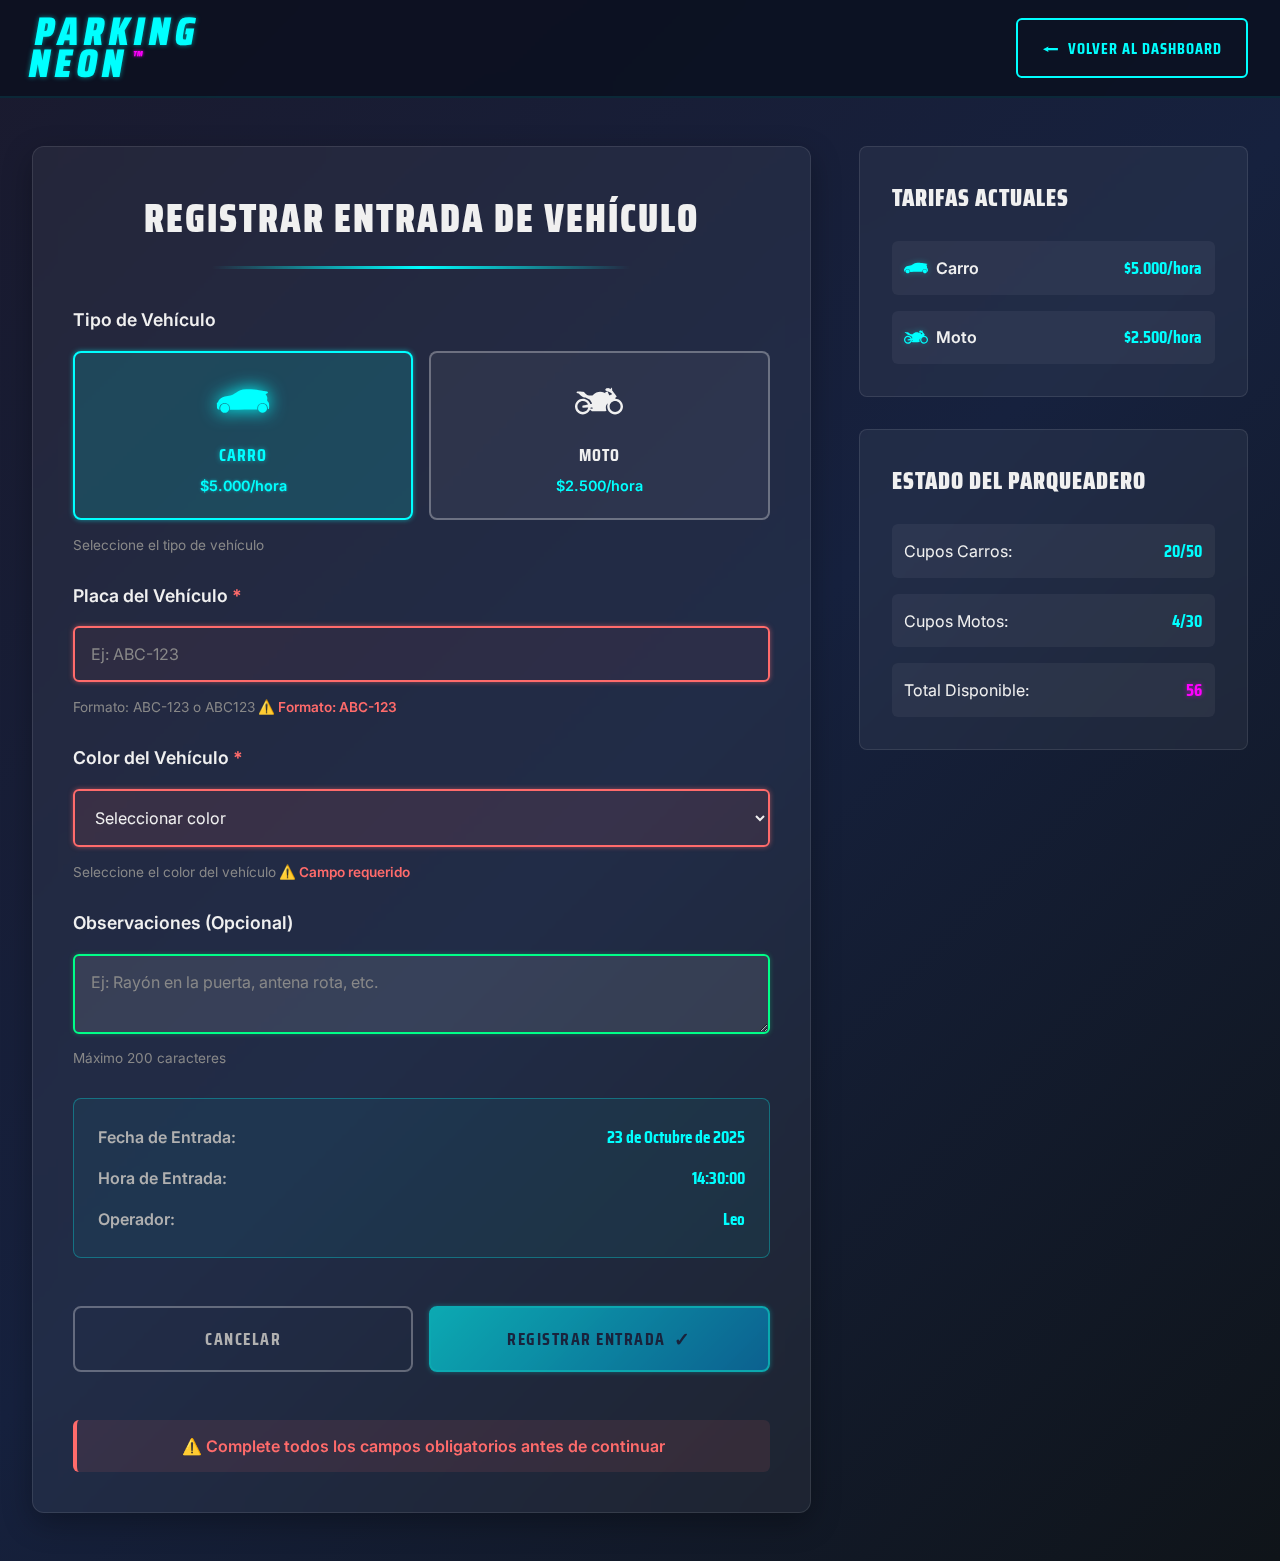
<file: registrar-entrada.html>
<!DOCTYPE html>
<html lang="es">
<head>
    <meta charset="UTF-8">
    <meta name="viewport" content="width=device-width, initial-scale=1.0">
    <title>Registrar Entrada - Parking Neon</title>
    <link rel="icon" type="image/png" href="assets/logoP.png"> 
    <link rel="stylesheet" href="styles/registrar-entrada.css">
</head>
<body>
    <div class="container">
        <!-- Header -->
        <header class="header">
            <div class="logo">
                <div class="logo-parking">PARKING</div>
                <div class="logo-neon">NEON<span class="logo-tm">™</span></div>
            </div>
            
            <div class="header-actions">
                <button class="btn-back" onclick="window.location.href='dashboard.html'">
                    <span class="back-icon">←</span>
                    Volver al Dashboard
                </button>
            </div>
        </header>

        <!-- Main Content -->
        <main class="main-content">
            <div class="form-container">
                <div class="form-header">
                    <h1 class="form-title">Registrar Entrada de Vehículo</h1>
                    <div class="form-divider"></div>
                </div>

                <form id="entradaForm" class="entrada-form">
                    <!-- Tipo de Vehículo -->
                    <div class="form-group">
                        <label class="form-label">Tipo de Vehículo</label>
                        <div class="vehicle-type-selector">
                            <input type="radio" id="carro" name="tipoVehiculo" value="carro" checked required>
                            <label for="carro" class="vehicle-option">
                                <div class="vehicle-icon">
                                    <svg viewBox="0 0 485.209 485.208" fill="currentColor">
                                        <g>
                                            <path d="M13.125,252.186c-21.101,21.107-10.299,0-10.794,37.289c-0.425,32.348,19.43,32.945,24.714,32.536
                                                c-1.036-3.971-1.649-8.119-1.649-12.411c0-27.113,22.059-49.179,49.175-49.179c27.112,0,49.173,22.065,49.173,49.179
                                                c0,4.316-0.609,8.488-1.663,12.476c73.386,0.052,175.445-0.141,251.794-1.307c-0.838-3.595-1.326-7.321-1.326-11.169
                                                c0-27.113,22.057-49.179,49.171-49.179c27.118,0,49.18,22.065,49.18,49.179c0,2.737-0.285,5.398-0.714,8.02
                                                c5.458-0.489,8.788-1.034,9.546-1.64c9.814-7.851,5.887-56.917-7.366-67.212c-13.248-10.299-5.891-15.701-6.371-34.839
                                                c-0.269-10.315-8.784-24.988-16.591-36.377c6.211-1.805,12.291-3.903,18.102-6.889c0.733-0.375,1.187-0.886,1.699-1.365l0,0
                                                c2.408-2.238,2.641-5.328,1.41-8.022c-0.028-0.11-0.084-0.21-0.128-0.323c-0.137-0.279-0.261-0.555-0.437-0.824
                                                c-1.135-2.36-3.242-4.294-6.517-4.592c-9.445-0.848-18.751-1.176-27.844-4.136c-1.046-0.336-1.987-0.378-2.893-0.329l-0.161-0.449
                                                c0,0-71.144-18.152-160.93-16.188c-89.799,1.961-92.247,55.926-169.771,61.328C24.414,201.164,13.125,252.186,13.125,252.186z"/>
                                            <path d="M74.57,268.264c-22.822,0-41.324,18.506-41.324,41.328c0,4.309,0.848,8.38,2.074,12.291
                                                c5.258,16.779,20.736,29.034,39.259,29.034c18.45,0,33.889-12.167,39.203-28.857c1.264-3.956,2.128-8.096,2.128-12.468
                                                C115.901,286.77,97.399,268.264,74.57,268.264z"/>
                                            <path d="M421.728,268.264c-22.813,0-41.32,18.506-41.32,41.328c0,3.855,0.697,7.506,1.679,11.049
                                                c4.854,17.424,20.667,30.28,39.642,30.28c19.865,0,36.432-14.026,40.403-32.705c0.589-2.781,0.926-5.654,0.926-8.616
                                                C463.057,286.77,444.55,268.264,421.728,268.264z"/>
                                        </g>
                                    </svg>
                                </div>
                                <span class="vehicle-text">Carro</span>
                                <span class="vehicle-price">$5.000/hora</span>
                            </label>

                            <input type="radio" id="moto" name="tipoVehiculo" value="moto" required>
                            <label for="moto" class="vehicle-option">
                                <div class="vehicle-icon">
                                    <svg viewBox="0 0 467.168 467.168" fill="currentColor">
                                        <g>
                                            <path d="M76.849,210.531C34.406,210.531,0,244.937,0,287.388c0,42.438,34.406,76.847,76.849,76.847
                                                c30.989,0,57.635-18.387,69.789-44.819l18.258,14.078c0,0,134.168,0.958,141.538-3.206c0,0-16.65-45.469,4.484-64.688
                                                c2.225-2.024,5.021-4.332,8.096-6.777c-3.543,8.829-5.534,18.45-5.534,28.558c0,42.446,34.403,76.846,76.846,76.846
                                                c42.443,0,76.843-34.415,76.843-76.846c0-42.451-34.408-76.849-76.843-76.849c-0.697,0-1.362,0.088-2.056,0.102
                                                c5.551-3.603,9.093-5.865,9.093-5.865l-5.763-5.127c0,0,16.651-3.837,12.816-12.167c-3.848-8.33-44.19-58.28-44.19-58.28
                                                s7.146-15.373-7.634-26.261l-7.098,15.371c0,0-18.093-12.489-25.295-10.084c-7.205,2.398-18.005,3.603-21.379,8.884l-3.358,3.124
                                                c0,0-0.95,5.528,4.561,13.693c0,0,55.482,17.05,58.119,29.537c0,0,3.848,7.933-12.728,9.844l-3.354,4.328l-8.896,0.479
                                                l-16.082-36.748c0,0-15.381,4.082-23.299,10.323l1.201,6.24c0,0-64.599-43.943-125.362,21.137c0,0-44.909,12.966-76.37-26.897
                                                c0,0-0.479-12.968-76.367-10.565l5.286,5.524c0,0-5.286,0.479-7.444,3.841c-2.158,3.358,1.2,6.961,18.494,6.961
                                                c0,0,39.153,44.668,69.17,42.032l42.743,20.656l18.975,32.42c0,0,0.034,2.785,0.23,7.045c-4.404,0.938-9.341,1.979-14.579,3.09
                                                C139.605,232.602,110.832,210.531,76.849,210.531z M390.325,234.081c29.395,0,53.299,23.912,53.299,53.299
                                                c0,29.39-23.912,53.294-53.299,53.294c-29.394,0-53.294-23.912-53.294-53.294C337.031,257.993,360.932,234.081,390.325,234.081z
                                                M76.849,340.683c-29.387,0-53.299-23.913-53.299-53.295c0-29.395,23.912-53.299,53.299-53.299
                                                c22.592,0,41.896,14.154,49.636,34.039c-28.26,6.011-56.31,11.99-56.31,11.99l3.619,19.933l55.339-2.444
                                                C124.365,322.116,102.745,340.683,76.849,340.683z M169.152,295.835c1.571,5.334,3.619,9.574,6.312,11.394l-24.696,0.966
                                                c1.058-3.783,1.857-7.666,2.338-11.662L169.152,295.835z"/>
                                        </g>
                                    </svg>
                                </div>
                                <span class="vehicle-text">Moto</span>
                                <span class="vehicle-price">$2.500/hora</span>
                            </label>
                        </div>
                        <small class="form-hint">Seleccione el tipo de vehículo</small>
                    </div>

                    <!-- Placa del Vehículo -->
                    <div class="form-group">
                        <label for="placa" class="form-label">Placa del Vehículo</label>
                        <input type="text" id="placa" name="placa" class="form-input" 
                               placeholder="Ej: ABC-123" maxlength="8" 
                               pattern="[A-Za-z]{3}-?[0-9]{3}" 
                               title="Formato válido: ABC-123 o ABC123"
                               required>
                        <small class="form-hint">Formato: ABC-123 o ABC123</small>
                    </div>

                    <!-- Color del Vehículo -->
                    <div class="form-group">
                        <label for="color" class="form-label">Color del Vehículo</label>
                        <select id="color" name="color" class="form-select" required>
                            <option value="">Seleccionar color</option>
                            <option value="blanco">Blanco</option>
                            <option value="negro">Negro</option>
                            <option value="gris">Gris</option>
                            <option value="rojo">Rojo</option>
                            <option value="azul">Azul</option>
                            <option value="verde">Verde</option>
                            <option value="amarillo">Amarillo</option>
                            <option value="plateado">Plateado</option>
                            <option value="otro">Otro</option>
                        </select>
                        <small class="form-hint">Seleccione el color del vehículo</small>
                    </div>

                    <!-- Observaciones (Opcional) -->
                    <div class="form-group">
                        <label for="observaciones" class="form-label">Observaciones (Opcional)</label>
                        <textarea id="observaciones" name="observaciones" class="form-textarea" 
                                  placeholder="Ej: Rayón en la puerta, antena rota, etc." 
                                  maxlength="200"></textarea>
                        <small class="form-hint">Máximo 200 caracteres</small>
                    </div>

                    <!-- Información de Entrada -->
                    <div class="entry-info">
                        <div class="info-item">
                            <span class="info-label">Fecha de Entrada:</span>
                            <span class="info-value">23 de Octubre de 2025</span>
                        </div>
                        <div class="info-item">
                            <span class="info-label">Hora de Entrada:</span>
                            <span class="info-value">14:30:00</span>
                        </div>
                        <div class="info-item">
                            <span class="info-label">Operador:</span>
                            <span class="info-value">Leo</span>
                        </div>
                    </div>

                    <!-- Botones de Acción -->
                    <div class="form-actions">
                        <button type="button" class="btn-cancel" onclick="window.location.href='dashboard.html'">
                            Cancelar
                        </button>
                        <button type="button" class="btn-register">
                            <span class="btn-text">Registrar Entrada</span>
                            <span class="btn-icon">✓</span>
                        </button>
                    </div>
                </form>
            </div>

            <!-- Información Lateral -->
            <div class="sidebar-info">
                <div class="info-card">
                    <h3 class="info-title">Tarifas Actuales</h3>
                    <div class="tariff-list">
                        <div class="tariff-item">
                            <span class="tariff-vehicle">
                                <svg class="tariff-icon" viewBox="0 0 485.209 485.208" fill="currentColor">
                                    <g>
                                        <path d="M13.125,252.186c-21.101,21.107-10.299,0-10.794,37.289c-0.425,32.348,19.43,32.945,24.714,32.536
                                            c-1.036-3.971-1.649-8.119-1.649-12.411c0-27.113,22.059-49.179,49.175-49.179c27.112,0,49.173,22.065,49.173,49.179
                                            c0,4.316-0.609,8.488-1.663,12.476c73.386,0.052,175.445-0.141,251.794-1.307c-0.838-3.595-1.326-7.321-1.326-11.169
                                            c0-27.113,22.057-49.179,49.171-49.179c27.118,0,49.18,22.065,49.18,49.179c0,2.737-0.285,5.398-0.714,8.02
                                            c5.458-0.489,8.788-1.034,9.546-1.64c9.814-7.851,5.887-56.917-7.366-67.212c-13.248-10.299-5.891-15.701-6.371-34.839
                                            c-0.269-10.315-8.784-24.988-16.591-36.377c6.211-1.805,12.291-3.903,18.102-6.889c0.733-0.375,1.187-0.886,1.699-1.365l0,0
                                            c2.408-2.238,2.641-5.328,1.41-8.022c-0.028-0.11-0.084-0.21-0.128-0.323c-0.137-0.279-0.261-0.555-0.437-0.824
                                            c-1.135-2.36-3.242-4.294-6.517-4.592c-9.445-0.848-18.751-1.176-27.844-4.136c-1.046-0.336-1.987-0.378-2.893-0.329l-0.161-0.449
                                            c0,0-71.144-18.152-160.93-16.188c-89.799,1.961-92.247,55.926-169.771,61.328C24.414,201.164,13.125,252.186,13.125,252.186z"/>
                                        <path d="M74.57,268.264c-22.822,0-41.324,18.506-41.324,41.328c0,4.309,0.848,8.38,2.074,12.291
                                            c5.258,16.779,20.736,29.034,39.259,29.034c18.45,0,33.889-12.167,39.203-28.857c1.264-3.956,2.128-8.096,2.128-12.468
                                            C115.901,286.77,97.399,268.264,74.57,268.264z"/>
                                        <path d="M421.728,268.264c-22.813,0-41.32,18.506-41.32,41.328c0,3.855,0.697,7.506,1.679,11.049
                                            c4.854,17.424,20.667,30.28,39.642,30.28c19.865,0,36.432-14.026,40.403-32.705c0.589-2.781,0.926-5.654,0.926-8.616
                                            C463.057,286.77,444.55,268.264,421.728,268.264z"/>
                                    </g>
                                </svg>
                                Carro
                            </span>
                            <span class="tariff-price">$5.000/hora</span>
                        </div>
                        <div class="tariff-item">
                            <span class="tariff-vehicle">
                                <svg class="tariff-icon" viewBox="0 0 467.168 467.168" fill="currentColor">
                                    <g>
                                        <path d="M76.849,210.531C34.406,210.531,0,244.937,0,287.388c0,42.438,34.406,76.847,76.849,76.847
                                            c30.989,0,57.635-18.387,69.789-44.819l18.258,14.078c0,0,134.168,0.958,141.538-3.206c0,0-16.65-45.469,4.484-64.688
                                            c2.225-2.024,5.021-4.332,8.096-6.777c-3.543,8.829-5.534,18.45-5.534,28.558c0,42.446,34.403,76.846,76.846,76.846
                                            c42.443,0,76.843-34.415,76.843-76.846c0-42.451-34.408-76.849-76.843-76.849c-0.697,0-1.362,0.088-2.056,0.102
                                            c5.551-3.603,9.093-5.865,9.093-5.865l-5.763-5.127c0,0,16.651-3.837,12.816-12.167c-3.848-8.33-44.19-58.28-44.19-58.28
                                            s7.146-15.373-7.634-26.261l-7.098,15.371c0,0-18.093-12.489-25.295-10.084c-7.205,2.398-18.005,3.603-21.379,8.884l-3.358,3.124
                                            c0,0-0.95,5.528,4.561,13.693c0,0,55.482,17.05,58.119,29.537c0,0,3.848,7.933-12.728,9.844l-3.354,4.328l-8.896,0.479
                                            l-16.082-36.748c0,0-15.381,4.082-23.299,10.323l1.201,6.24c0,0-64.599-43.943-125.362,21.137c0,0-44.909,12.966-76.37-26.897
                                            c0,0-0.479-12.968-76.367-10.565l5.286,5.524c0,0-5.286,0.479-7.444,3.841c-2.158,3.358,1.2,6.961,18.494,6.961
                                            c0,0,39.153,44.668,69.17,42.032l42.743,20.656l18.975,32.42c0,0,0.034,2.785,0.23,7.045c-4.404,0.938-9.341,1.979-14.579,3.09
                                            C139.605,232.602,110.832,210.531,76.849,210.531z M390.325,234.081c29.395,0,53.299,23.912,53.299,53.299
                                            c0,29.39-23.912,53.294-53.299,53.294c-29.394,0-53.294-23.912-53.294-53.294C337.031,257.993,360.932,234.081,390.325,234.081z
                                            M76.849,340.683c-29.387,0-53.299-23.913-53.299-53.295c0-29.395,23.912-53.299,53.299-53.299
                                            c22.592,0,41.896,14.154,49.636,34.039c-28.26,6.011-56.31,11.99-56.31,11.99l3.619,19.933l55.339-2.444
                                            C124.365,322.116,102.745,340.683,76.849,340.683z M169.152,295.835c1.571,5.334,3.619,9.574,6.312,11.394l-24.696,0.966
                                            c1.058-3.783,1.857-7.666,2.338-11.662L169.152,295.835z"/>
                                    </g>
                                </svg>
                                Moto
                            </span>
                            <span class="tariff-price">$2.500/hora</span>
                        </div>
                    </div>
                </div>

                <div class="info-card">
                    <h3 class="info-title">Estado del Parqueadero</h3>
                    <div class="status-list">
                        <div class="status-item">
                            <span class="status-label">Cupos Carros:</span>
                            <span class="status-value">20/50</span>
                        </div>
                        <div class="status-item">
                            <span class="status-label">Cupos Motos:</span>
                            <span class="status-value">4/30</span>
                        </div>
                        <div class="status-item">
                            <span class="status-label">Total Disponible:</span>
                            <span class="status-value highlight">56</span>
                        </div>
                    </div>
                </div>
            </div>
        </main>
    </div>

    <!-- Modal de Confirmación -->
    <div id="confirmModal" class="modal-overlay">
        <div class="modal-container">
            <div class="modal-header">
                <h3 class="modal-title">Confirmar Registro</h3>
            </div>
            <div class="modal-body">
                    <div class="confirmation-details">
                    <div class="detail-row">
                        <span class="detail-label">Tipo:</span>
                        <span class="detail-value">
                            <svg class="modal-icon" viewBox="0 0 485.209 485.208" fill="currentColor">
                                <g>
                                    <path d="M13.125,252.186c-21.101,21.107-10.299,0-10.794,37.289c-0.425,32.348,19.43,32.945,24.714,32.536
                                        c-1.036-3.971-1.649-8.119-1.649-12.411c0-27.113,22.059-49.179,49.175-49.179c27.112,0,49.173,22.065,49.173,49.179
                                        c0,4.316-0.609,8.488-1.663,12.476c73.386,0.052,175.445-0.141,251.794-1.307c-0.838-3.595-1.326-7.321-1.326-11.169
                                        c0-27.113,22.057-49.179,49.171-49.179c27.118,0,49.18,22.065,49.18,49.179c0,2.737-0.285,5.398-0.714,8.02
                                        c5.458-0.489,8.788-1.034,9.546-1.64c9.814-7.851,5.887-56.917-7.366-67.212c-13.248-10.299-5.891-15.701-6.371-34.839
                                        c-0.269-10.315-8.784-24.988-16.591-36.377c6.211-1.805,12.291-3.903,18.102-6.889c0.733-0.375,1.187-0.886,1.699-1.365l0,0
                                        c2.408-2.238,2.641-5.328,1.41-8.022c-0.028-0.11-0.084-0.21-0.128-0.323c-0.137-0.279-0.261-0.555-0.437-0.824
                                        c-1.135-2.36-3.242-4.294-6.517-4.592c-9.445-0.848-18.751-1.176-27.844-4.136c-1.046-0.336-1.987-0.378-2.893-0.329l-0.161-0.449
                                        c0,0-71.144-18.152-160.93-16.188c-89.799,1.961-92.247,55.926-169.771,61.328C24.414,201.164,13.125,252.186,13.125,252.186z"/>
                                    <path d="M74.57,268.264c-22.822,0-41.324,18.506-41.324,41.328c0,4.309,0.848,8.38,2.074,12.291
                                        c5.258,16.779,20.736,29.034,39.259,29.034c18.45,0,33.889-12.167,39.203-28.857c1.264-3.956,2.128-8.096,2.128-12.468
                                        C115.901,286.77,97.399,268.264,74.57,268.264z"/>
                                    <path d="M421.728,268.264c-22.813,0-41.32,18.506-41.32,41.328c0,3.855,0.697,7.506,1.679,11.049
                                        c4.854,17.424,20.667,30.28,39.642,30.28c19.865,0,36.432-14.026,40.403-32.705c0.589-2.781,0.926-5.654,0.926-8.616
                                        C463.057,286.77,444.55,268.264,421.728,268.264z"/>
                                </g>
                            </svg>
                            Carro
                        </span>
                    </div>
                    <div class="detail-row">
                        <span class="detail-label">Placa:</span>
                        <span class="detail-value">ABC-123</span>
                    </div>
                    <div class="detail-row">
                        <span class="detail-label">Color:</span>
                        <span class="detail-value">Blanco</span>
                    </div>
                    <div class="detail-row">
                        <span class="detail-label">Fecha/Hora:</span>
                        <span class="detail-value">23/10/2025 - 14:30</span>
                    </div>
                </div>
                <p class="modal-message">¿Confirmar el registro de entrada?</p>
            </div>
            <div class="modal-footer">
                <button class="btn-modal btn-cancel">Cancelar</button>
                <button class="btn-modal btn-confirm">Confirmar</button>
            </div>
        </div>
    </div>

    <!-- Modal de Éxito -->
    <div id="successModal" class="modal-overlay">
        <div class="modal-container success">
            <div class="modal-header success">
                <h3 class="modal-title">¡Registro Exitoso!</h3>
            </div>
            <div class="modal-body">
                <div class="success-icon">✓</div>
                <p class="modal-message">El vehículo ha sido registrado correctamente</p>
                <div class="ticket-info">
                    <p><strong>Ticket #:</strong> TK202510234567</p>
                    <p><strong>Hora de entrada:</strong> 23/10/2025 - 14:30</p>
                </div>
            </div>
            <div class="modal-footer">
                <button class="btn-modal btn-print">Imprimir Ticket</button>
                <button class="btn-modal btn-confirm">Nuevo Registro</button>
            </div>
        </div>
    </div>
</body>
</html>
</file>
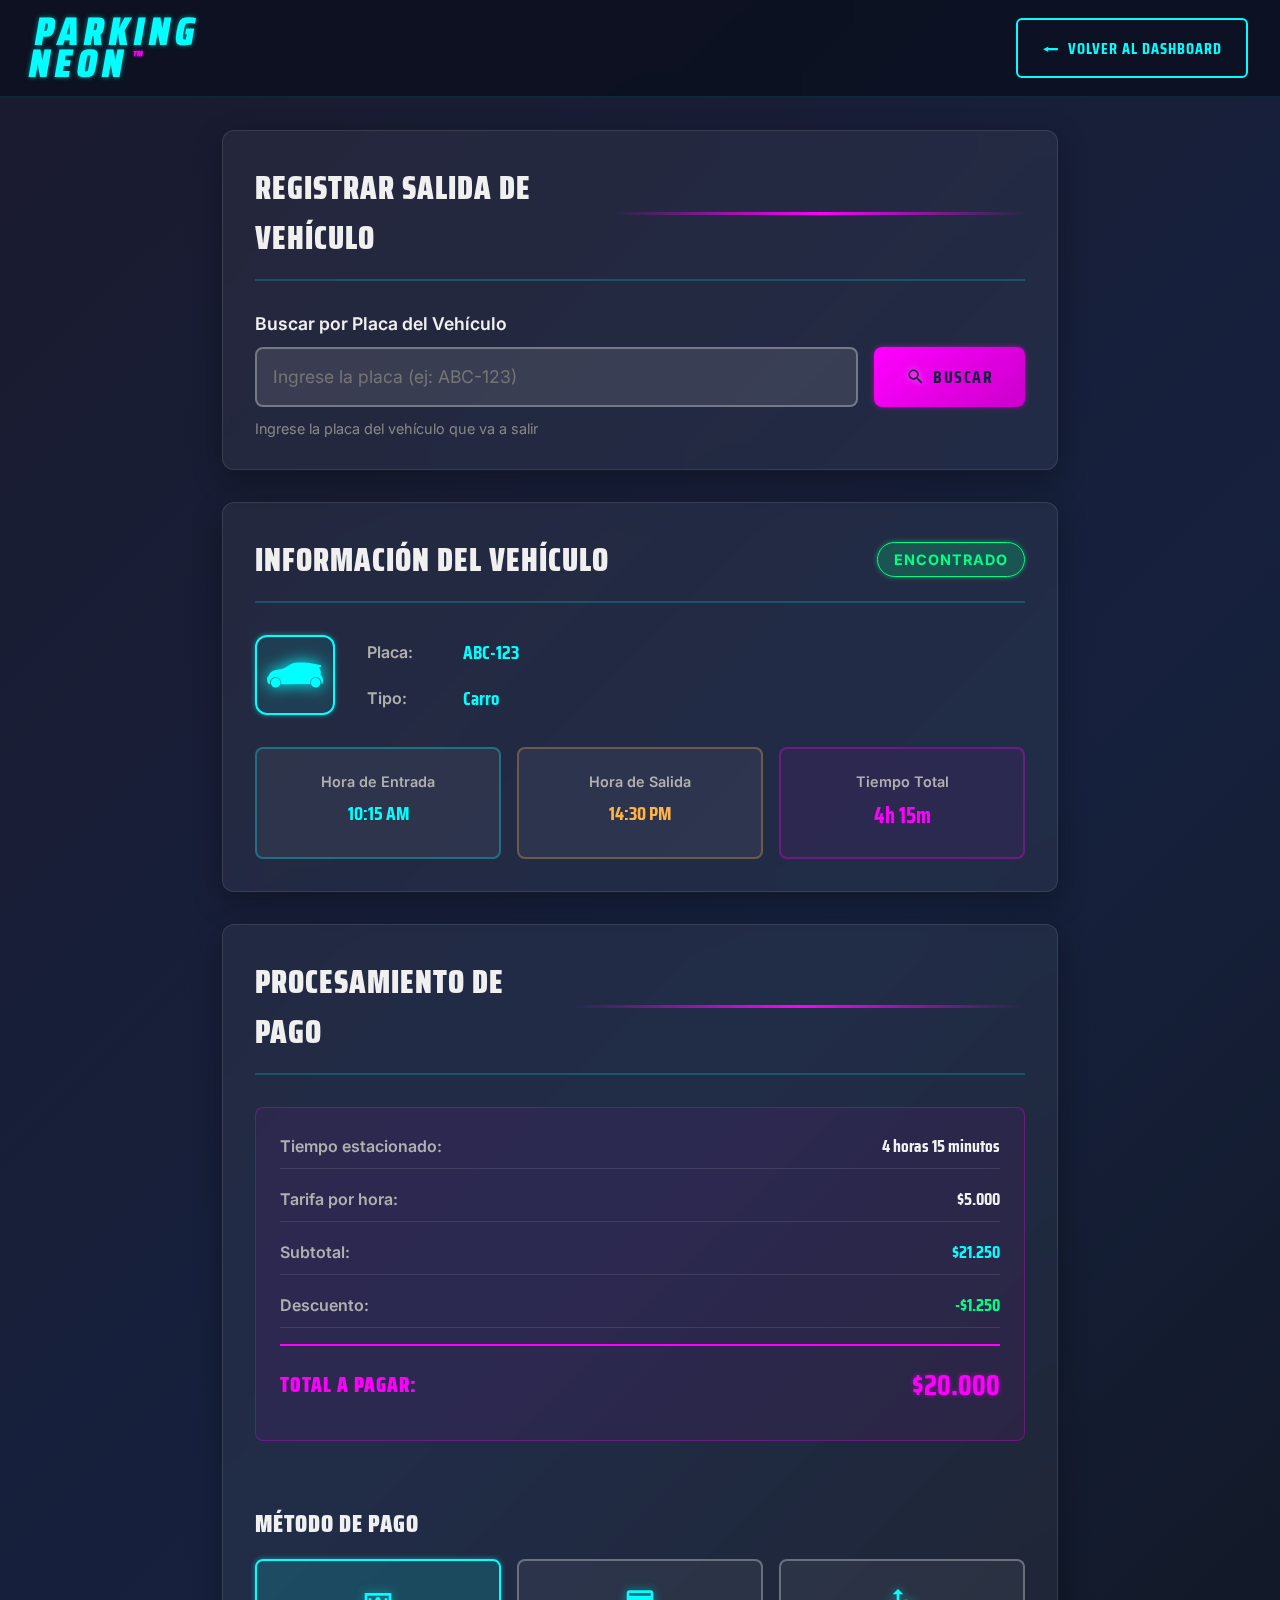
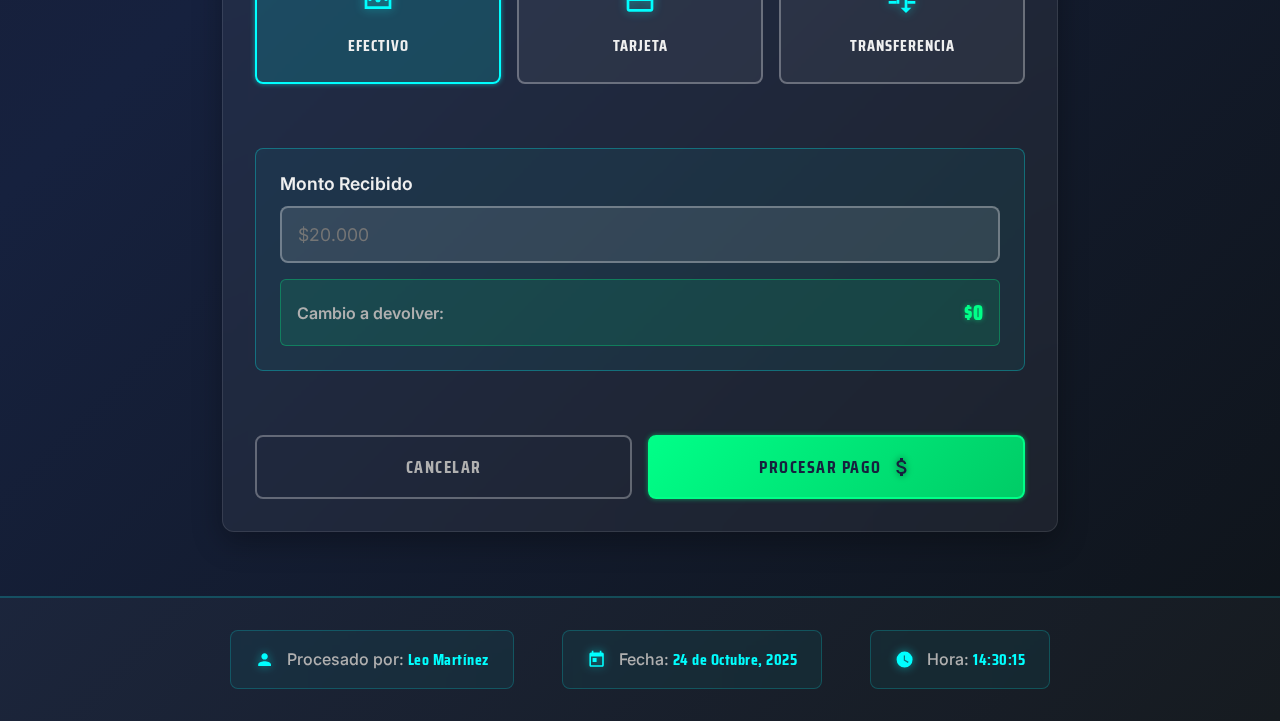
<file: registrar-salida.html>
<!DOCTYPE html>
<html lang="es">
<head>
    <meta charset="UTF-8">
    <meta name="viewport" content="width=device-width, initial-scale=1.0">
    <title>Registrar Salida - Parking Neon</title>
    <link rel="icon" type="image/png" href="assets/logoP.png">
    <link rel="stylesheet" href="styles/registrar-salida.css">
</head>
<body>
    <div class="container">
        <!-- Header -->
        <header class="header">
            <div class="logo">
                <div class="logo-parking">PARKING</div>
                <div class="logo-neon">NEON<span class="logo-tm">™</span></div>
            </div>
            
            <div class="header-actions">
                <button class="btn-back" onclick="window.location.href='dashboard.html'">
                    <span class="back-icon">←</span>
                    Volver al Dashboard
                </button>
            </div>
        </header>

        <!-- Main Content -->
        <main class="main-content">
            <div class="content-container">
                <!-- Search Section -->
                <section class="search-section">
                    <div class="section-header">
                        <h1 class="section-title">Registrar Salida de Vehículo</h1>
                        <div class="section-divider"></div>
                    </div>

                    <form class="search-form">
                        <div class="form-group">
                            <label for="searchPlaca" class="form-label">Buscar por Placa del Vehículo</label>
                            <div class="input-container">
                                <input type="text" id="searchPlaca" name="searchPlaca" class="form-input" 
                                       placeholder="Ingrese la placa (ej: ABC-123)" 
                                       pattern="[A-Za-z]{3}-?[0-9]{3}" 
                                       title="Formato válido: ABC-123 o ABC123"
                                       maxlength="8" required>
                                <button type="submit" class="btn-search">
                                    <svg class="search-icon" viewBox="0 0 24 24" fill="currentColor">
                                        <path d="M15.5 14h-.79l-.28-.27C15.41 12.59 16 11.11 16 9.5 16 5.91 13.09 3 9.5 3S3 5.91 3 9.5 5.91 16 9.5 16c1.61 0 3.09-.59 4.23-1.57l.27.28v.79l5 4.99L20.49 19l-4.99-5zm-6 0C7.01 14 5 11.99 5 9.5S7.01 5 9.5 5 14 7.01 14 9.5 11.99 14 9.5 14z"/>
                                    </svg>
                                    Buscar
                                </button>
                            </div>
                            <small class="form-hint">Ingrese la placa del vehículo que va a salir</small>
                        </div>
                    </form>
                </section>

                <!-- Vehicle Info Section -->
                <section class="vehicle-section">
                    <div class="section-header">
                        <h2 class="section-title">Información del Vehículo</h2>
                        <span class="vehicle-status status-found">Encontrado</span>
                    </div>

                    <div class="vehicle-card">
                        <div class="vehicle-main-info">
                            <div class="vehicle-icon-container">
                                <svg class="vehicle-icon" viewBox="0 0 485.209 485.208" fill="currentColor">
                                    <g>
                                        <path d="M13.125,252.186c-21.101,21.107-10.299,0-10.794,37.289c-0.425,32.348,19.43,32.945,24.714,32.536
                                            c-1.036-3.971-1.649-8.119-1.649-12.411c0-27.113,22.059-49.179,49.175-49.179c27.112,0,49.173,22.065,49.173,49.179
                                            c0,4.316-0.609,8.488-1.663,12.476c73.386,0.052,175.445-0.141,251.794-1.307c-0.838-3.595-1.326-7.321-1.326-11.169
                                            c0-27.113,22.057-49.179,49.171-49.179c27.118,0,49.18,22.065,49.18,49.179c0,2.737-0.285,5.398-0.714,8.02
                                            c5.458-0.489,8.788-1.034,9.546-1.64c9.814-7.851,5.887-56.917-7.366-67.212c-13.248-10.299-5.891-15.701-6.371-34.839
                                            c-0.269-10.315-8.784-24.988-16.591-36.377c6.211-1.805,12.291-3.903,18.102-6.889c0.733-0.375,1.187-0.886,1.699-1.365l0,0
                                            c2.408-2.238,2.641-5.328,1.41-8.022c-0.028-0.11-0.084-0.21-0.128-0.323c-0.137-0.279-0.261-0.555-0.437-0.824
                                            c-1.135-2.36-3.242-4.294-6.517-4.592c-9.445-0.848-18.751-1.176-27.844-4.136c-1.046-0.336-1.987-0.378-2.893-0.329l-0.161-0.449
                                            c0,0-71.144-18.152-160.93-16.188c-89.799,1.961-92.247,55.926-169.771,61.328C24.414,201.164,13.125,252.186,13.125,252.186z"/>
                                        <path d="M74.57,268.264c-22.822,0-41.324,18.506-41.324,41.328c0,4.309,0.848,8.38,2.074,12.291
                                            c5.258,16.779,20.736,29.034,39.259,29.034c18.45,0,33.889-12.167,39.203-28.857c1.264-3.956,2.128-8.096,2.128-12.468
                                            C115.901,286.70,97.399,268.264,74.57,268.264z"/>
                                        <path d="M421.728,268.264c-22.813,0-41.32,18.506-41.32,41.328c0,3.855,0.697,7.506,1.679,11.049
                                            c4.854,17.424,20.667,30.28,39.642,30.28c19.865,0,36.432-14.026,40.403-32.705c0.589-2.781,0.926-5.654,0.926-8.616
                                            C463.057,286.70,444.55,268.264,421.728,268.264z"/>
                                    </g>
                                </svg>
                            </div>
                            <div class="vehicle-details">
                                <div class="detail-row">
                                    <span class="detail-label">Placa:</span>
                                    <span class="detail-value">ABC-123</span>
                                </div>
                                <div class="detail-row">
                                    <span class="detail-label">Tipo:</span>
                                    <span class="detail-value">Carro</span>
                                </div>
                            </div>
                        </div>

                        <div class="time-info">
                            <div class="time-card entrada">
                                <div class="time-label">Hora de Entrada</div>
                                <div class="time-value">10:15 AM</div>
                            </div>
                            <div class="time-card salida">
                                <div class="time-label">Hora de Salida</div>
                                <div class="time-value">14:30 PM</div>
                            </div>
                            <div class="time-card duracion">
                                <div class="time-label">Tiempo Total</div>
                                <div class="time-value">4h 15m</div>
                            </div>
                        </div>
                    </div>
                </section>

                <!-- Payment Section -->
                <section class="payment-section">
                    <div class="section-header">
                        <h2 class="section-title">Procesamiento de Pago</h2>
                        <div class="section-divider"></div>
                    </div>

                    <div class="payment-card">
                        <!-- Calculation Breakdown -->
                        <div class="calculation-breakdown">
                            <div class="calc-row">
                                <span class="calc-label">Tiempo estacionado:</span>
                                <span class="calc-value">4 horas 15 minutos</span>
                            </div>
                            <div class="calc-row">
                                <span class="calc-label">Tarifa por hora:</span>
                                <span class="calc-value">$5.000</span>
                            </div>
                            <div class="calc-row subtotal">
                                <span class="calc-label">Subtotal:</span>
                                <span class="calc-value">$21.250</span>
                            </div>
                            <div class="calc-row descuento">
                                <span class="calc-label">Descuento:</span>
                                <span class="calc-value">-$1.250</span>
                            </div>
                            <div class="calc-row total">
                                <span class="calc-label">Total a Pagar:</span>
                                <span class="calc-value total-amount">$20.000</span>
                            </div>
                        </div>

                        <!-- Payment Methods -->
                        <div class="payment-methods">
                            <h3 class="payment-methods-title">Método de Pago</h3>
                            <div class="payment-options">
                                <input type="radio" id="efectivo" name="metodoPago" value="efectivo" checked>
                                <label for="efectivo" class="payment-option">
                                    <svg class="payment-icon" viewBox="0 0 24 24" fill="currentColor">
                                        <path d="M2 6v12h20V6H2zm18 10H4V8h16v8zM12 9c-1.1 0-2 .9-2 2s.9 2 2 2 2-.9 2-2-.9-2-2-2zm-7 1h2v2H5v-2zm12 0h2v2h-2v-2z"/>
                                    </svg>
                                    <span class="payment-text">Efectivo</span>
                                </label>

                                <input type="radio" id="tarjeta" name="metodoPago" value="tarjeta">
                                <label for="tarjeta" class="payment-option">
                                    <svg class="payment-icon" viewBox="0 0 24 24" fill="currentColor">
                                        <path d="M20 4H4c-1.11 0-1.99.89-1.99 2L2 18c0 1.11.89 2 2 2h16c1.11 0 2-.89 2-2V6c0-1.11-.89-2-2-2zm0 14H4v-6h16v6zm0-10H4V6h16v2z"/>
                                    </svg>
                                    <span class="payment-text">Tarjeta</span>
                                </label>

                                <input type="radio" id="transferencia" name="metodoPago" value="transferencia">
                                <label for="transferencia" class="payment-option">
                                    <svg class="payment-icon" viewBox="0 0 24 24" fill="currentColor">
                                        <path d="M9 3L5 6.99h3V14h2V6.99h3L9 3zm7 14.01V11h-2v6.01h-3L15 21l4-3.99h-3z"/>
                                        <path d="M2 12h6v2H2zm14 0h6v2h-6z"/>
                                    </svg>
                                    <span class="payment-text">Transferencia</span>
                                </label>
                            </div>
                        </div>

                        <!-- Cash Details -->
                        <div id="cashDetails" class="cash-details">
                            <div class="form-group">
                                <label for="montoRecibido" class="form-label">Monto Recibido</label>
                                <input type="number" id="montoRecibido" class="form-input" placeholder="$20.000" min="20000" step="1000">
                            </div>
                            <div class="change-info">
                                <div class="change-row">
                                    <span class="change-label">Cambio a devolver:</span>
                                    <span class="change-value">$0</span>
                                </div>
                            </div>
                        </div>

                        <!-- Action Buttons -->
                        <div class="action-buttons">
                            <button type="button" class="btn-cancel" onclick="window.location.href='dashboard.html'">
                                Cancelar
                            </button>
                            <button type="button" class="btn-process">
                                <span class="btn-text">Procesar Pago</span>
                                <svg class="btn-icon" viewBox="0 0 24 24" fill="currentColor">
                                    <path d="M11.8 10.9c-2.27-.59-3-1.2-3-2.15 0-1.09 1.01-1.85 2.7-1.85 1.78 0 2.44.85 2.5 2.1h2.21c-.07-1.72-1.12-3.3-3.21-3.81V3h-3v2.16c-1.94.42-3.5 1.68-3.5 3.61 0 2.31 1.91 3.46 4.7 4.13 2.5.6 3 1.48 3 2.41 0 .69-.49 1.79-2.7 1.79-2.06 0-2.87-.92-2.98-2.1h-2.2c.12 2.19 1.76 3.42 3.68 3.83V21h3v-2.15c1.95-.37 3.5-1.5 3.5-3.55 0-2.84-2.43-3.81-4.7-4.4z"/>
                                </svg>
                            </button>
                        </div>
                    </div>
                </section>
            </div>
        </main>

        <!-- Footer Info -->
        <footer class="footer-info">
            <div class="process-info">
                <div class="info-row">
                    <svg class="info-icon" viewBox="0 0 24 24" fill="currentColor">
                        <path d="M12 12c2.21 0 4-1.79 4-4s-1.79-4-4-4-4 1.79-4 4 1.79 4 4 4zm0 2c-2.67 0-8 1.34-8 4v2h16v-2c0-2.66-5.33-4-8-4z"/>
                    </svg>
                    <span class="info-text">Procesado por: <strong>Leo Martínez</strong></span>
                </div>
                <div class="info-row">
                    <svg class="info-icon" viewBox="0 0 24 24" fill="currentColor">
                        <path d="M19 3h-1V1h-2v2H8V1H6v2H5c-1.11 0-1.99.9-1.99 2L3 19c0 1.1.89 2 2 2h14c1.1 0 2-.9 2-2V5c0-1.1-.9-2-2-2zm0 16H5V8h14v11zM7 10h5v5H7z"/>
                    </svg>
                    <span class="info-text">Fecha: <strong>24 de Octubre, 2025</strong></span>
                </div>
                <div class="info-row">
                    <svg class="info-icon" viewBox="0 0 24 24" fill="currentColor">
                        <path d="M12,2A10,10 0 0,0 2,12A10,10 0 0,0 12,22A10,10 0 0,0 22,12A10,10 0 0,0 12,2M16.2,16.2L11,13V7H12.5V12.2L17,14.7L16.2,16.2Z"/>
                    </svg>
                    <span class="info-text">Hora: <strong>14:30:15</strong></span>
                </div>
            </div>
        </footer>
    </div>
</body>
</html>
</file>
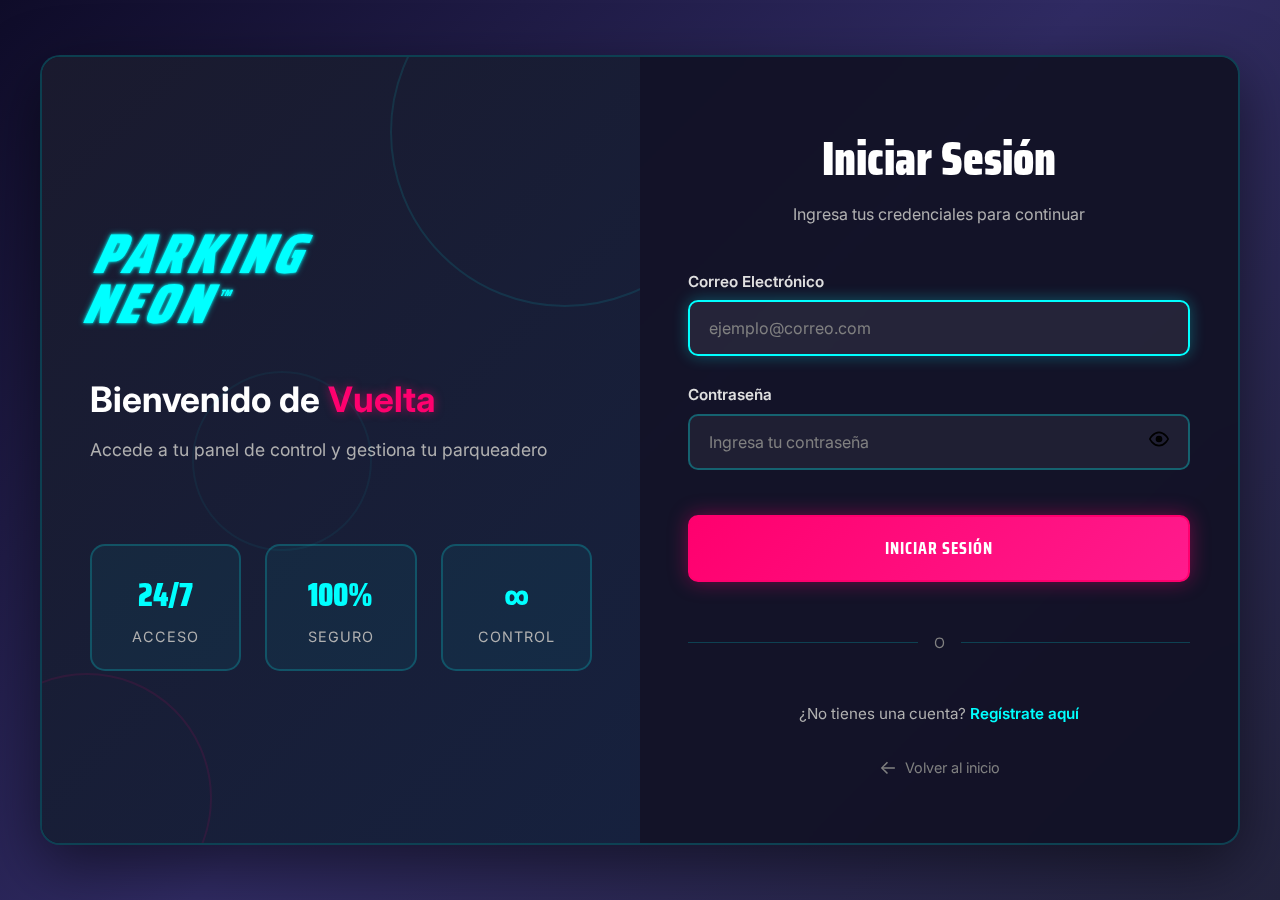
<file: views/login.html>
<!DOCTYPE html>
<html lang="es">
<head>
    <meta charset="UTF-8">
    <meta name="viewport" content="width=device-width, initial-scale=1.0">
    <title>Iniciar Sesión - Parking Neon</title>
    <link rel="icon" type="image/png" href="../assets/logoP.png"> 
    <link rel="stylesheet" href="../styles/login.css">
</head>
<body>
    <div class="login-container">
        <!-- Lado izquierdo - Branding -->
        <div class="login-branding">
            <div class="logo">
                <div class="logo-parking">PARKING</div>
                <div class="logo-neon">NEON<span class="logo-tm">™</span></div>
            </div>
            <h2 class="branding-title">Bienvenido de <span class="highlight-pink">Vuelta</span></h2>
            <p class="branding-text">Accede a tu panel de control y gestiona tu parqueadero</p>
            
            <div class="stats">
                <div class="stat-item">
                    <div class="stat-number">24/7</div>
                    <div class="stat-label">Acceso</div>
                </div>
                <div class="stat-item">
                    <div class="stat-number">100%</div>
                    <div class="stat-label">Seguro</div>
                </div>
                <div class="stat-item">
                    <div class="stat-number">∞</div>
                    <div class="stat-label">Control</div>
                </div>
            </div>

            <div class="decoration-circles">
                <div class="circle circle-1"></div>
                <div class="circle circle-2"></div>
                <div class="circle circle-3"></div>
            </div>
        </div>

        <!-- Lado derecho - Formulario de Login -->
        <div class="login-form-container">
            <div class="form-header">
                <h1>Iniciar Sesión</h1>
                <p>Ingresa tus credenciales para continuar</p>
            </div>

            <form id="loginForm" class="login-form" novalidate>
                <!-- Correo Electrónico -->
                <div class="form-group">
                    <label for="email">
                        Correo Electrónico
                    </label>
                    <input 
                        type="email" 
                        id="email" 
                        name="email" 
                        placeholder="ejemplo@correo.com"
                        required
                        autocomplete="email"
                        autofocus
                    >
                    <span class="error-message" id="email-error"></span>
                </div>

                <!-- Contraseña -->
                <div class="form-group">
                    <label for="password">
                        Contraseña
                    </label>
                    <div class="password-input-wrapper">
                        <input 
                            type="password" 
                            id="password" 
                            name="password" 
                            placeholder="Ingresa tu contraseña"
                            required
                            autocomplete="current-password"
                        >
                        <button type="button" class="toggle-password" id="togglePassword">
                            <img src="../assets/eye-icon.svg" alt="Ver contraseña" width="20" height="20">
                        </button>
                    </div>
                    <span class="error-message" id="password-error"></span>
                </div>

                <!-- Opciones adicionales
                <div class="form-options">
                    <label class="remember-label">
                        <input type="checkbox" id="remember" name="remember">
                        <span class="checkbox-custom"></span> -->
                        <!-- <span class="checkbox-text">Recordarme</span> -->
                    <!-- </label> -->
                    <!-- <a href="#" class="forgot-link">¿Olvidaste tu contraseña?</a> -->
                <!-- </div> -->

                <!-- Botón de inicio de sesión -->
                <button type="submit" class="btn-submit">
                    <span>Iniciar Sesión</span>
                </button>

                <!-- Divider -->
                <div class="divider">
                    <span>O</span>
                </div>

                <!-- Link a registro -->
                <div class="form-footer">
                    <p>¿No tienes una cuenta? <a href="Register.html" class="link">Regístrate aquí</a></p>
                </div>
            </form>

            <!-- Volver al inicio -->
            <div class="back-home">
                <a href="../index.html" class="back-link">
                    <span>←</span> Volver al inicio
                </a>
            </div>
        </div>
    </div>

    <script src="../scripts/login.js"></script>
</body>
</html>
</file>
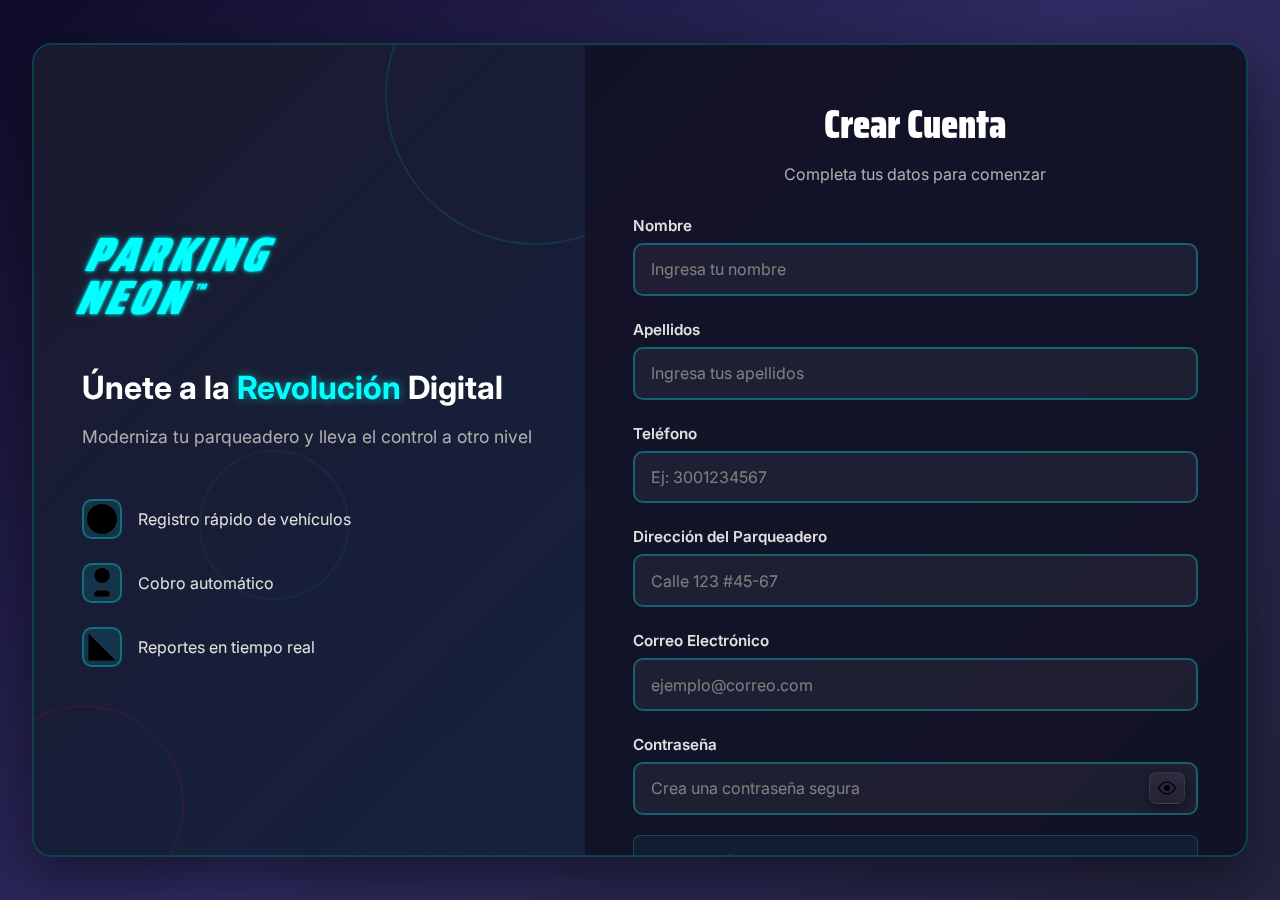
<file: views/Register.html>
<!DOCTYPE html>
<html lang="es">
<head>
    <meta charset="UTF-8">
    <meta name="viewport" content="width=device-width, initial-scale=1.0">
    <title>Registro - Parking Neon</title>
    <link rel="icon" type="image/png" href="../assets/logoP.png"> 
    <link rel="stylesheet" href="../styles/Register.css">
</head>
<body> 
    <div class="register-container">
        <!-- Lado izquierdo - Branding -->
        <div class="register-branding">
            <div class="logo">
                <div class="logo-parking">PARKING</div>
                <div class="logo-neon">NEON<span class="logo-tm">™</span></div>
            </div>
            <h2 class="branding-title">Únete a la <span class="highlight-cyan">Revolución</span> Digital</h2>
            <p class="branding-text">Moderniza tu parqueadero y lleva el control a otro nivel</p>
            
            <div class="features-list">
                <div class="feature-item">
                    <div class="feature-icon">
                        <svg class="icon-neon" viewBox="0 0 24 24">
                            <path d="M12 22C17.5228 22 22 17.5228 22 12C22 6.47715 17.5228 2 12 2C6.47715 2 2 6.47715 2 12C2 17.5228 6.47715 22 12 22Z" stroke-linecap="round" stroke-linejoin="round"/>
                            <path d="M12 6V12L16 14" stroke-linecap="round" stroke-linejoin="round"/>
                        </svg>
                    </div>
                    <span>Registro rápido de vehículos</span>
                </div>
                <div class="feature-item">
                    <div class="feature-icon">
                        <svg class="icon-neon" viewBox="0 0 24 24">
                            <path d="M17 21V19C17 17.8954 16.1046 17 15 17H9C7.89543 17 7 17.8954 7 19V21" stroke-linecap="round" stroke-linejoin="round"/>
                            <path d="M12 17V12" stroke-linecap="round" stroke-linejoin="round"/>
                            <path d="M12 12C14.7614 12 17 9.76142 17 7C17 4.23858 14.7614 2 12 2C9.23858 2 7 4.23858 7 7C7 9.76142 9.23858 12 12 12Z" stroke-linecap="round" stroke-linejoin="round"/>
                        </svg>
                    </div>
                    <span>Cobro automático</span>
                </div>
                <div class="feature-item">
                    <div class="feature-icon">
                        <svg class="icon-neon" viewBox="0 0 24 24">
                            <path d="M3 3V21H21" stroke-linecap="round" stroke-linejoin="round"/>
                            <path d="M18 17L18 10" stroke-linecap="round" stroke-linejoin="round"/>
                            <path d="M13 17L13 14" stroke-linecap="round" stroke-linejoin="round"/>
                            <path d="M8 17L8 12" stroke-linecap="round" stroke-linejoin="round"/>
                        </svg>
                    </div>
                    <span>Reportes en tiempo real</span>
                </div>
            </div>

            <div class="decoration-circles">
                <div class="circle circle-1"></div>
                <div class="circle circle-2"></div>
                <div class="circle circle-3"></div>
            </div>
        </div>

        <!-- Lado derecho - Formulario -->
        <div class="register-form-container">
            <div class="form-header">
                <h1>Crear Cuenta</h1>
                <p>Completa tus datos para comenzar</p>
            </div>

            <form id="registerForm" class="register-form" novalidate>
                <!-- Nombre -->
                <div class="form-group">
                    <label for="nombre">
                        Nombre
                    </label>
                    <input 
                        type="text" 
                        id="nombre" 
                        name="nombre" 
                        placeholder="Ingresa tu nombre"
                        required
                        autocomplete="given-name"
                    >
                    <span class="error-message" id="nombre-error"></span>
                </div>

                <!-- Apellidos -->
                <div class="form-group">
                    <label for="apellidos">
                        Apellidos
                    </label>
                    <input 
                        type="text" 
                        id="apellidos" 
                        name="apellidos" 
                        placeholder="Ingresa tus apellidos"
                        required
                        autocomplete="family-name"
                    >
                    <span class="error-message" id="apellidos-error"></span>
                </div>

                <!-- Teléfono -->
                <div class="form-group">
                    <label for="telefono">
                        Teléfono
                    </label>
                    <input 
                        type="tel" 
                        id="telefono" 
                        name="telefono" 
                        placeholder="Ej: 3001234567"
                        required
                        autocomplete="tel"
                    >
                    <span class="error-message" id="telefono-error"></span>
                </div>

                <!-- Dirección del Parqueadero -->
                <div class="form-group">
                    <label for="direccion">
                        Dirección del Parqueadero
                    </label>
                    <input 
                        type="text" 
                        id="direccion" 
                        name="direccion" 
                        placeholder="Calle 123 #45-67"
                        required
                        autocomplete="street-address"
                    >
                    <span class="error-message" id="direccion-error"></span>
                </div>

                <!-- Correo Electrónico -->
                <div class="form-group">
                    <label for="email">
                        Correo Electrónico
                    </label>
                    <input 
                        type="email" 
                        id="email" 
                        name="email" 
                        placeholder="ejemplo@correo.com"
                        required
                        autocomplete="email"
                    >
                    <span class="error-message" id="email-error"></span>
                </div>

            <!-- Contraseña -->
            <div class="form-group">
                <label for="password">
                    Contraseña
                </label>
                <div class="password-input-wrapper">
                    <input 
                        type="password" 
                        id="password" 
                        name="password" 
                        placeholder="Crea una contraseña segura"
                        required
                        autocomplete="new-password"
                    >
                    <button type="button" class="toggle-password" id="togglePassword">
                        <img src="../assets/eye-icon.svg" alt="Ver contraseña" width="20" height="20">
                    </button>
                </div>
                <span class="error-message" id="password-error"></span>
                    
                    <!-- Requisitos de contraseña -->
                    <div class="password-requirements">
                        <p class="requirements-title">La contraseña debe contener:</p>
                        <div class="requirement" id="req-length">
                            <span class="req-icon">○</span>
                            <span>Mínimo 5 caracteres</span>
                        </div>
                        <div class="requirement" id="req-lowercase">
                            <span class="req-icon">○</span>
                            <span>Una letra minúscula</span>
                        </div>
                        <div class="requirement" id="req-uppercase">
                            <span class="req-icon">○</span>
                            <span>Una letra mayúscula</span>
                        </div>
                        <div class="requirement" id="req-number">
                            <span class="req-icon">○</span>
                            <span>Un número</span>
                        </div>
                        <div class="requirement" id="req-special">
                            <span class="req-icon">○</span>
                            <span>Un carácter especial (!@#$%^&*)</span>
                        </div>
                    </div>
                </div>

                <!-- Confirmar Contraseña -->
                <div class="form-group">
                    <label for="confirmPassword">
                        Confirmar Contraseña
                    </label>
                    <div class="password-input-wrapper">
                        <input 
                            type="password" 
                            id="confirmPassword" 
                            name="confirmPassword" 
                            placeholder="Confirma tu contraseña"
                            required
                            autocomplete="new-password"
                        >
                        <button type="button" class="toggle-password" id="toggleConfirmPassword">
                            <img src="../assets/eye-icon.svg" alt="Ver contraseña" width="20" height="20">
                        </button>
                    </div>
                    <span class="error-message" id="confirmPassword-error"></span>
                </div>

                <!-- Términos y condiciones -->
                <!-- <div class="form-group checkbox-group">
                    <label class="checkbox-label">
                        <input type="checkbox" id="terms" name="terms" required>
                        <span class="checkbox-custom"></span>
                        <span class="checkbox-text">
                            Acepto los <a href="#" class="link">Términos y Condiciones</a>
                        </span>
                    </label>
                    <span class="error-message" id="terms-error"></span>
                </div> -->

                <!-- Botón de registro -->
                <button type="submit" class="btn-submit">
                    <span>Crear Cuenta</span>
                </button>

                <!-- Link a login -->
                <div class="form-footer">
                    <p>¿Ya tienes una cuenta? <a href="login.html" class="link">Inicia Sesión</a></p>
                </div>
            </form>
        </div>
    </div>

    <script src="../scripts/Register.js"></script>
</body>
</html>
</file>
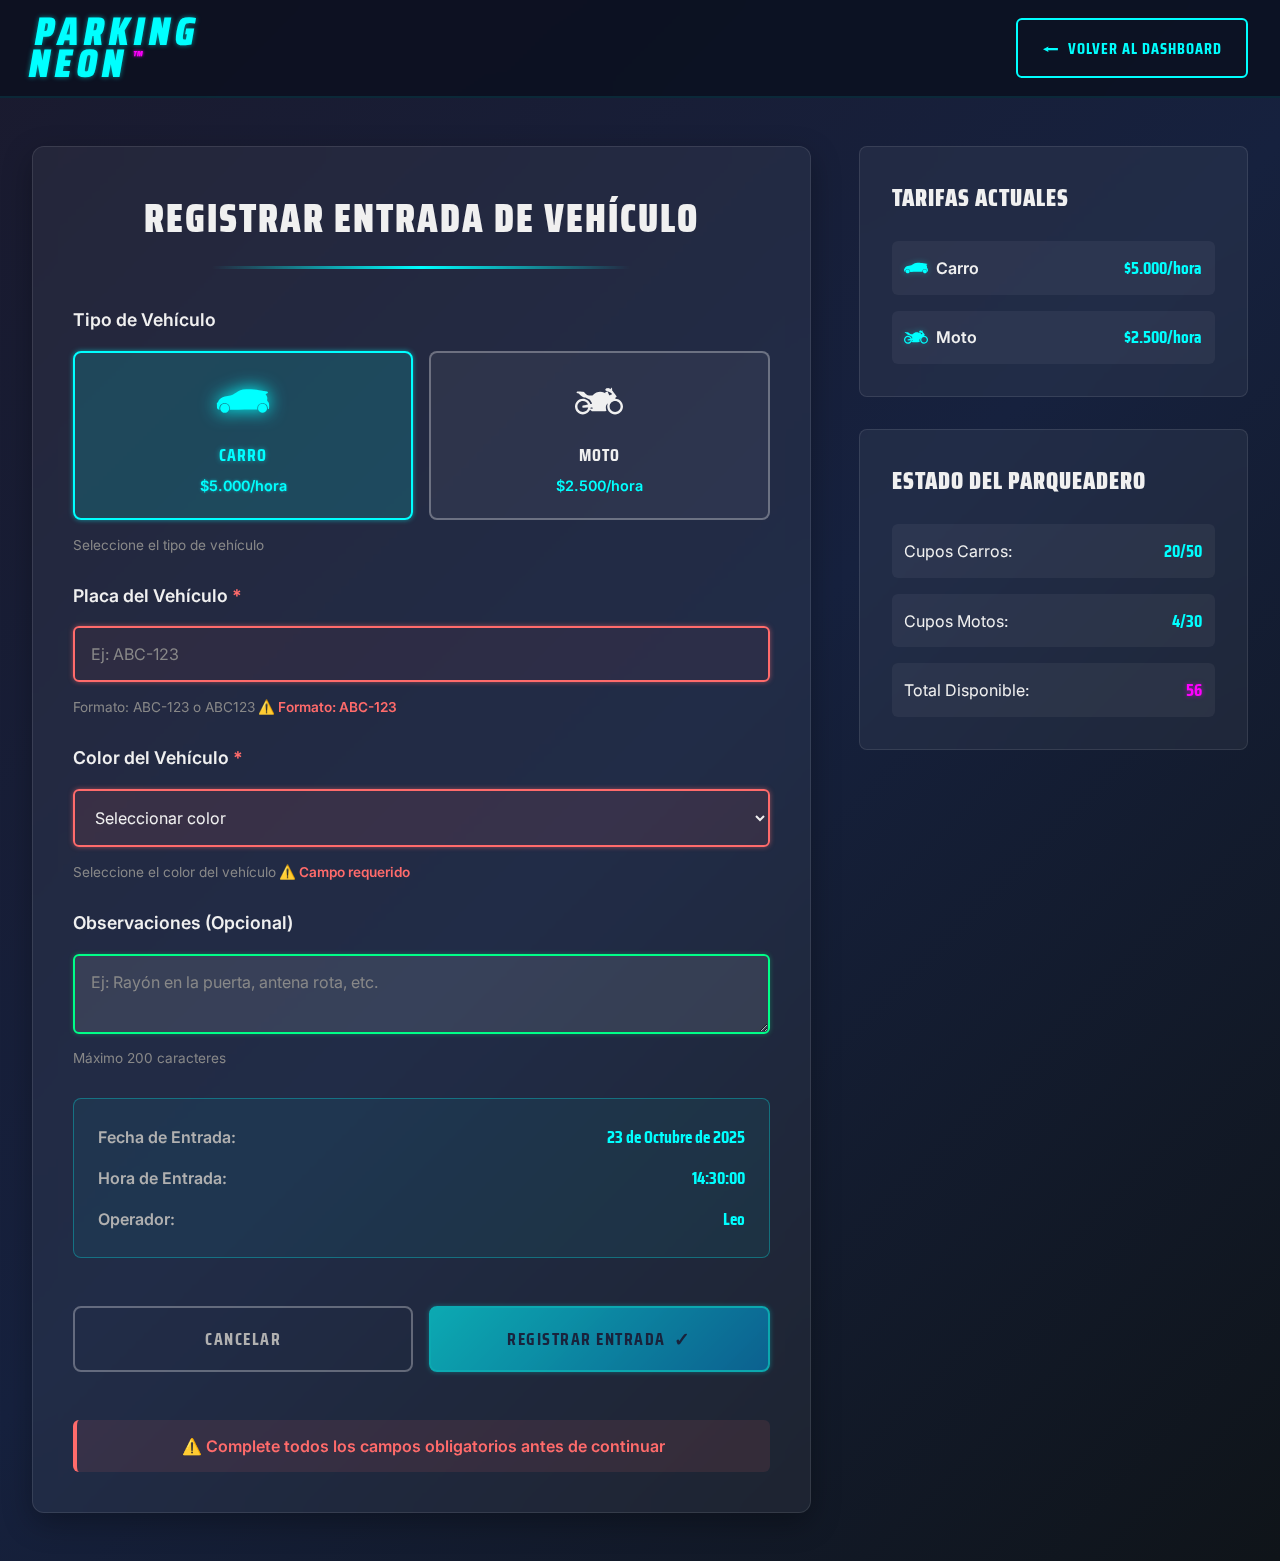
<file: views/registrar-entrada.html>
<!DOCTYPE html>
<html lang="es">
<head>
    <meta charset="UTF-8">
    <meta name="viewport" content="width=device-width, initial-scale=1.0">
    <title>Registrar Entrada - Parking Neon</title>
    <link rel="icon" type="image/png" href="../assets/logoP.png"> 
    <link rel="stylesheet" href="../styles/registrar-entrada.css">
</head>
<body>
    <div class="container">
        <!-- Header -->
        <header class="header">
            <div class="logo">
                <div class="logo-parking">PARKING</div>
                <div class="logo-neon">NEON<span class="logo-tm">™</span></div>
            </div>
            
            <div class="header-actions">
                <button class="btn-back" onclick="window.location.href='dashboard.html'">
                    <span class="back-icon">←</span>
                    Volver al Dashboard
                </button>
            </div>
        </header>

        <!-- Main Content -->
        <main class="main-content">
            <div class="form-container">
                <div class="form-header">
                    <h1 class="form-title">Registrar Entrada de Vehículo</h1>
                    <div class="form-divider"></div>
                </div>

                <form id="entradaForm" class="entrada-form">
                    <!-- Tipo de Vehículo -->
                    <div class="form-group">
                        <label class="form-label">Tipo de Vehículo</label>
                        <div class="vehicle-type-selector">
                            <input type="radio" id="carro" name="tipoVehiculo" value="carro" checked required>
                            <label for="carro" class="vehicle-option">
                                <div class="vehicle-icon">
                                    <svg viewBox="0 0 485.209 485.208" fill="currentColor">
                                        <g>
                                            <path d="M13.125,252.186c-21.101,21.107-10.299,0-10.794,37.289c-0.425,32.348,19.43,32.945,24.714,32.536
                                                c-1.036-3.971-1.649-8.119-1.649-12.411c0-27.113,22.059-49.179,49.175-49.179c27.112,0,49.173,22.065,49.173,49.179
                                                c0,4.316-0.609,8.488-1.663,12.476c73.386,0.052,175.445-0.141,251.794-1.307c-0.838-3.595-1.326-7.321-1.326-11.169
                                                c0-27.113,22.057-49.179,49.171-49.179c27.118,0,49.18,22.065,49.18,49.179c0,2.737-0.285,5.398-0.714,8.02
                                                c5.458-0.489,8.788-1.034,9.546-1.64c9.814-7.851,5.887-56.917-7.366-67.212c-13.248-10.299-5.891-15.701-6.371-34.839
                                                c-0.269-10.315-8.784-24.988-16.591-36.377c6.211-1.805,12.291-3.903,18.102-6.889c0.733-0.375,1.187-0.886,1.699-1.365l0,0
                                                c2.408-2.238,2.641-5.328,1.41-8.022c-0.028-0.11-0.084-0.21-0.128-0.323c-0.137-0.279-0.261-0.555-0.437-0.824
                                                c-1.135-2.36-3.242-4.294-6.517-4.592c-9.445-0.848-18.751-1.176-27.844-4.136c-1.046-0.336-1.987-0.378-2.893-0.329l-0.161-0.449
                                                c0,0-71.144-18.152-160.93-16.188c-89.799,1.961-92.247,55.926-169.771,61.328C24.414,201.164,13.125,252.186,13.125,252.186z"/>
                                            <path d="M74.57,268.264c-22.822,0-41.324,18.506-41.324,41.328c0,4.309,0.848,8.38,2.074,12.291
                                                c5.258,16.779,20.736,29.034,39.259,29.034c18.45,0,33.889-12.167,39.203-28.857c1.264-3.956,2.128-8.096,2.128-12.468
                                                C115.901,286.77,97.399,268.264,74.57,268.264z"/>
                                            <path d="M421.728,268.264c-22.813,0-41.32,18.506-41.32,41.328c0,3.855,0.697,7.506,1.679,11.049
                                                c4.854,17.424,20.667,30.28,39.642,30.28c19.865,0,36.432-14.026,40.403-32.705c0.589-2.781,0.926-5.654,0.926-8.616
                                                C463.057,286.77,444.55,268.264,421.728,268.264z"/>
                                        </g>
                                    </svg>
                                </div>
                                <span class="vehicle-text">Carro</span>
                                <span class="vehicle-price">$5.000/hora</span>
                            </label>

                            <input type="radio" id="moto" name="tipoVehiculo" value="moto" required>
                            <label for="moto" class="vehicle-option">
                                <div class="vehicle-icon">
                                    <svg viewBox="0 0 467.168 467.168" fill="currentColor">
                                        <g>
                                            <path d="M76.849,210.531C34.406,210.531,0,244.937,0,287.388c0,42.438,34.406,76.847,76.849,76.847
                                                c30.989,0,57.635-18.387,69.789-44.819l18.258,14.078c0,0,134.168,0.958,141.538-3.206c0,0-16.65-45.469,4.484-64.688
                                                c2.225-2.024,5.021-4.332,8.096-6.777c-3.543,8.829-5.534,18.45-5.534,28.558c0,42.446,34.403,76.846,76.846,76.846
                                                c42.443,0,76.843-34.415,76.843-76.846c0-42.451-34.408-76.849-76.843-76.849c-0.697,0-1.362,0.088-2.056,0.102
                                                c5.551-3.603,9.093-5.865,9.093-5.865l-5.763-5.127c0,0,16.651-3.837,12.816-12.167c-3.848-8.33-44.19-58.28-44.19-58.28
                                                s7.146-15.373-7.634-26.261l-7.098,15.371c0,0-18.093-12.489-25.295-10.084c-7.205,2.398-18.005,3.603-21.379,8.884l-3.358,3.124
                                                c0,0-0.95,5.528,4.561,13.693c0,0,55.482,17.05,58.119,29.537c0,0,3.848,7.933-12.728,9.844l-3.354,4.328l-8.896,0.479
                                                l-16.082-36.748c0,0-15.381,4.082-23.299,10.323l1.201,6.24c0,0-64.599-43.943-125.362,21.137c0,0-44.909,12.966-76.37-26.897
                                                c0,0-0.479-12.968-76.367-10.565l5.286,5.524c0,0-5.286,0.479-7.444,3.841c-2.158,3.358,1.2,6.961,18.494,6.961
                                                c0,0,39.153,44.668,69.17,42.032l42.743,20.656l18.975,32.42c0,0,0.034,2.785,0.23,7.045c-4.404,0.938-9.341,1.979-14.579,3.09
                                                C139.605,232.602,110.832,210.531,76.849,210.531z M390.325,234.081c29.395,0,53.299,23.912,53.299,53.299
                                                c0,29.39-23.912,53.294-53.299,53.294c-29.394,0-53.294-23.912-53.294-53.294C337.031,257.993,360.932,234.081,390.325,234.081z
                                                M76.849,340.683c-29.387,0-53.299-23.913-53.299-53.295c0-29.395,23.912-53.299,53.299-53.299
                                                c22.592,0,41.896,14.154,49.636,34.039c-28.26,6.011-56.31,11.99-56.31,11.99l3.619,19.933l55.339-2.444
                                                C124.365,322.116,102.745,340.683,76.849,340.683z M169.152,295.835c1.571,5.334,3.619,9.574,6.312,11.394l-24.696,0.966
                                                c1.058-3.783,1.857-7.666,2.338-11.662L169.152,295.835z"/>
                                        </g>
                                    </svg>
                                </div>
                                <span class="vehicle-text">Moto</span>
                                <span class="vehicle-price">$2.500/hora</span>
                            </label>
                        </div>
                        <small class="form-hint">Seleccione el tipo de vehículo</small>
                    </div>

                    <!-- Placa del Vehículo -->
                    <div class="form-group">
                        <label for="placa" class="form-label">Placa del Vehículo</label>
                        <input type="text" id="placa" name="placa" class="form-input" 
                               placeholder="Ej: ABC-123" maxlength="8" 
                               pattern="[A-Za-z]{3}-?[0-9]{3}" 
                               title="Formato válido: ABC-123 o ABC123"
                               required>
                        <small class="form-hint">Formato: ABC-123 o ABC123</small>
                    </div>

                    <!-- Color del Vehículo -->
                    <div class="form-group">
                        <label for="color" class="form-label">Color del Vehículo</label>
                        <select id="color" name="color" class="form-select" required>
                            <option value="">Seleccionar color</option>
                            <option value="blanco">Blanco</option>
                            <option value="negro">Negro</option>
                            <option value="gris">Gris</option>
                            <option value="rojo">Rojo</option>
                            <option value="azul">Azul</option>
                            <option value="verde">Verde</option>
                            <option value="amarillo">Amarillo</option>
                            <option value="plateado">Plateado</option>
                            <option value="otro">Otro</option>
                        </select>
                        <small class="form-hint">Seleccione el color del vehículo</small>
                    </div>

                    <!-- Observaciones (Opcional) -->
                    <div class="form-group">
                        <label for="observaciones" class="form-label">Observaciones (Opcional)</label>
                        <textarea id="observaciones" name="observaciones" class="form-textarea" 
                                  placeholder="Ej: Rayón en la puerta, antena rota, etc." 
                                  maxlength="200"></textarea>
                        <small class="form-hint">Máximo 200 caracteres</small>
                    </div>

                    <!-- Información de Entrada -->
                    <div class="entry-info">
                        <div class="info-item">
                            <span class="info-label">Fecha de Entrada:</span>
                            <span class="info-value">23 de Octubre de 2025</span>
                        </div>
                        <div class="info-item">
                            <span class="info-label">Hora de Entrada:</span>
                            <span class="info-value">14:30:00</span>
                        </div>
                        <div class="info-item">
                            <span class="info-label">Operador:</span>
                            <span class="info-value">Leo</span>
                        </div>
                    </div>

                    <!-- Botones de Acción -->
                    <div class="form-actions">
                        <button type="button" class="btn-cancel" onclick="window.location.href='dashboard.html'">
                            Cancelar
                        </button>
                        <button type="button" class="btn-register">
                            <span class="btn-text">Registrar Entrada</span>
                            <span class="btn-icon">✓</span>
                        </button>
                    </div>
                </form>
            </div>

            <!-- Información Lateral -->
            <div class="sidebar-info">
                <div class="info-card">
                    <h3 class="info-title">Tarifas Actuales</h3>
                    <div class="tariff-list">
                        <div class="tariff-item">
                            <span class="tariff-vehicle">
                                <svg class="tariff-icon" viewBox="0 0 485.209 485.208" fill="currentColor">
                                    <g>
                                        <path d="M13.125,252.186c-21.101,21.107-10.299,0-10.794,37.289c-0.425,32.348,19.43,32.945,24.714,32.536
                                            c-1.036-3.971-1.649-8.119-1.649-12.411c0-27.113,22.059-49.179,49.175-49.179c27.112,0,49.173,22.065,49.173,49.179
                                            c0,4.316-0.609,8.488-1.663,12.476c73.386,0.052,175.445-0.141,251.794-1.307c-0.838-3.595-1.326-7.321-1.326-11.169
                                            c0-27.113,22.057-49.179,49.171-49.179c27.118,0,49.18,22.065,49.18,49.179c0,2.737-0.285,5.398-0.714,8.02
                                            c5.458-0.489,8.788-1.034,9.546-1.64c9.814-7.851,5.887-56.917-7.366-67.212c-13.248-10.299-5.891-15.701-6.371-34.839
                                            c-0.269-10.315-8.784-24.988-16.591-36.377c6.211-1.805,12.291-3.903,18.102-6.889c0.733-0.375,1.187-0.886,1.699-1.365l0,0
                                            c2.408-2.238,2.641-5.328,1.41-8.022c-0.028-0.11-0.084-0.21-0.128-0.323c-0.137-0.279-0.261-0.555-0.437-0.824
                                            c-1.135-2.36-3.242-4.294-6.517-4.592c-9.445-0.848-18.751-1.176-27.844-4.136c-1.046-0.336-1.987-0.378-2.893-0.329l-0.161-0.449
                                            c0,0-71.144-18.152-160.93-16.188c-89.799,1.961-92.247,55.926-169.771,61.328C24.414,201.164,13.125,252.186,13.125,252.186z"/>
                                        <path d="M74.57,268.264c-22.822,0-41.324,18.506-41.324,41.328c0,4.309,0.848,8.38,2.074,12.291
                                            c5.258,16.779,20.736,29.034,39.259,29.034c18.45,0,33.889-12.167,39.203-28.857c1.264-3.956,2.128-8.096,2.128-12.468
                                            C115.901,286.77,97.399,268.264,74.57,268.264z"/>
                                        <path d="M421.728,268.264c-22.813,0-41.32,18.506-41.32,41.328c0,3.855,0.697,7.506,1.679,11.049
                                            c4.854,17.424,20.667,30.28,39.642,30.28c19.865,0,36.432-14.026,40.403-32.705c0.589-2.781,0.926-5.654,0.926-8.616
                                            C463.057,286.77,444.55,268.264,421.728,268.264z"/>
                                    </g>
                                </svg>
                                Carro
                            </span>
                            <span class="tariff-price">$5.000/hora</span>
                        </div>
                        <div class="tariff-item">
                            <span class="tariff-vehicle">
                                <svg class="tariff-icon" viewBox="0 0 467.168 467.168" fill="currentColor">
                                    <g>
                                        <path d="M76.849,210.531C34.406,210.531,0,244.937,0,287.388c0,42.438,34.406,76.847,76.849,76.847
                                            c30.989,0,57.635-18.387,69.789-44.819l18.258,14.078c0,0,134.168,0.958,141.538-3.206c0,0-16.65-45.469,4.484-64.688
                                            c2.225-2.024,5.021-4.332,8.096-6.777c-3.543,8.829-5.534,18.45-5.534,28.558c0,42.446,34.403,76.846,76.846,76.846
                                            c42.443,0,76.843-34.415,76.843-76.846c0-42.451-34.408-76.849-76.843-76.849c-0.697,0-1.362,0.088-2.056,0.102
                                            c5.551-3.603,9.093-5.865,9.093-5.865l-5.763-5.127c0,0,16.651-3.837,12.816-12.167c-3.848-8.33-44.19-58.28-44.19-58.28
                                            s7.146-15.373-7.634-26.261l-7.098,15.371c0,0-18.093-12.489-25.295-10.084c-7.205,2.398-18.005,3.603-21.379,8.884l-3.358,3.124
                                            c0,0-0.95,5.528,4.561,13.693c0,0,55.482,17.05,58.119,29.537c0,0,3.848,7.933-12.728,9.844l-3.354,4.328l-8.896,0.479
                                            l-16.082-36.748c0,0-15.381,4.082-23.299,10.323l1.201,6.24c0,0-64.599-43.943-125.362,21.137c0,0-44.909,12.966-76.37-26.897
                                            c0,0-0.479-12.968-76.367-10.565l5.286,5.524c0,0-5.286,0.479-7.444,3.841c-2.158,3.358,1.2,6.961,18.494,6.961
                                            c0,0,39.153,44.668,69.17,42.032l42.743,20.656l18.975,32.42c0,0,0.034,2.785,0.23,7.045c-4.404,0.938-9.341,1.979-14.579,3.09
                                            C139.605,232.602,110.832,210.531,76.849,210.531z M390.325,234.081c29.395,0,53.299,23.912,53.299,53.299
                                            c0,29.39-23.912,53.294-53.299,53.294c-29.394,0-53.294-23.912-53.294-53.294C337.031,257.993,360.932,234.081,390.325,234.081z
                                            M76.849,340.683c-29.387,0-53.299-23.913-53.299-53.295c0-29.395,23.912-53.299,53.299-53.299
                                            c22.592,0,41.896,14.154,49.636,34.039c-28.26,6.011-56.31,11.99-56.31,11.99l3.619,19.933l55.339-2.444
                                            C124.365,322.116,102.745,340.683,76.849,340.683z M169.152,295.835c1.571,5.334,3.619,9.574,6.312,11.394l-24.696,0.966
                                            c1.058-3.783,1.857-7.666,2.338-11.662L169.152,295.835z"/>
                                    </g>
                                </svg>
                                Moto
                            </span>
                            <span class="tariff-price">$2.500/hora</span>
                        </div>
                    </div>
                </div>

                <div class="info-card">
                    <h3 class="info-title">Estado del Parqueadero</h3>
                    <div class="status-list">
                        <div class="status-item">
                            <span class="status-label">Cupos Carros:</span>
                            <span class="status-value">20/50</span>
                        </div>
                        <div class="status-item">
                            <span class="status-label">Cupos Motos:</span>
                            <span class="status-value">4/30</span>
                        </div>
                        <div class="status-item">
                            <span class="status-label">Total Disponible:</span>
                            <span class="status-value highlight">56</span>
                        </div>
                    </div>
                </div>
            </div>
        </main>
    </div>

    <!-- Modal de Confirmación -->
    <div id="confirmModal" class="modal-overlay">
        <div class="modal-container">
            <div class="modal-header">
                <h3 class="modal-title">Confirmar Registro</h3>
            </div>
            <div class="modal-body">
                    <div class="confirmation-details">
                    <div class="detail-row">
                        <span class="detail-label">Tipo:</span>
                        <span class="detail-value">
                            <svg class="modal-icon" viewBox="0 0 485.209 485.208" fill="currentColor">
                                <g>
                                    <path d="M13.125,252.186c-21.101,21.107-10.299,0-10.794,37.289c-0.425,32.348,19.43,32.945,24.714,32.536
                                        c-1.036-3.971-1.649-8.119-1.649-12.411c0-27.113,22.059-49.179,49.175-49.179c27.112,0,49.173,22.065,49.173,49.179
                                        c0,4.316-0.609,8.488-1.663,12.476c73.386,0.052,175.445-0.141,251.794-1.307c-0.838-3.595-1.326-7.321-1.326-11.169
                                        c0-27.113,22.057-49.179,49.171-49.179c27.118,0,49.18,22.065,49.18,49.179c0,2.737-0.285,5.398-0.714,8.02
                                        c5.458-0.489,8.788-1.034,9.546-1.64c9.814-7.851,5.887-56.917-7.366-67.212c-13.248-10.299-5.891-15.701-6.371-34.839
                                        c-0.269-10.315-8.784-24.988-16.591-36.377c6.211-1.805,12.291-3.903,18.102-6.889c0.733-0.375,1.187-0.886,1.699-1.365l0,0
                                        c2.408-2.238,2.641-5.328,1.41-8.022c-0.028-0.11-0.084-0.21-0.128-0.323c-0.137-0.279-0.261-0.555-0.437-0.824
                                        c-1.135-2.36-3.242-4.294-6.517-4.592c-9.445-0.848-18.751-1.176-27.844-4.136c-1.046-0.336-1.987-0.378-2.893-0.329l-0.161-0.449
                                        c0,0-71.144-18.152-160.93-16.188c-89.799,1.961-92.247,55.926-169.771,61.328C24.414,201.164,13.125,252.186,13.125,252.186z"/>
                                    <path d="M74.57,268.264c-22.822,0-41.324,18.506-41.324,41.328c0,4.309,0.848,8.38,2.074,12.291
                                        c5.258,16.779,20.736,29.034,39.259,29.034c18.45,0,33.889-12.167,39.203-28.857c1.264-3.956,2.128-8.096,2.128-12.468
                                        C115.901,286.77,97.399,268.264,74.57,268.264z"/>
                                    <path d="M421.728,268.264c-22.813,0-41.32,18.506-41.32,41.328c0,3.855,0.697,7.506,1.679,11.049
                                        c4.854,17.424,20.667,30.28,39.642,30.28c19.865,0,36.432-14.026,40.403-32.705c0.589-2.781,0.926-5.654,0.926-8.616
                                        C463.057,286.77,444.55,268.264,421.728,268.264z"/>
                                </g>
                            </svg>
                            Carro
                        </span>
                    </div>
                    <div class="detail-row">
                        <span class="detail-label">Placa:</span>
                        <span class="detail-value">ABC-123</span>
                    </div>
                    <div class="detail-row">
                        <span class="detail-label">Color:</span>
                        <span class="detail-value">Blanco</span>
                    </div>
                    <div class="detail-row">
                        <span class="detail-label">Fecha/Hora:</span>
                        <span class="detail-value">23/10/2025 - 14:30</span>
                    </div>
                </div>
                <p class="modal-message">¿Confirmar el registro de entrada?</p>
            </div>
            <div class="modal-footer">
                <button class="btn-modal btn-cancel">Cancelar</button>
                <button class="btn-modal btn-confirm">Confirmar</button>
            </div>
        </div>
    </div>

    <!-- Modal de Éxito -->
    <div id="successModal" class="modal-overlay">
        <div class="modal-container success">
            <div class="modal-header success">
                <h3 class="modal-title">¡Registro Exitoso!</h3>
            </div>
            <div class="modal-body">
                <div class="success-icon">✓</div>
                <p class="modal-message">El vehículo ha sido registrado correctamente</p>
                <div class="ticket-info">
                    <p><strong>Ticket #:</strong> TK202510234567</p>
                    <p><strong>Hora de entrada:</strong> 23/10/2025 - 14:30</p>
                </div>
            </div>
            <div class="modal-footer">
                <button class="btn-modal btn-print">Imprimir Ticket</button>
                <button class="btn-modal btn-confirm">Nuevo Registro</button>
            </div>
        </div>
    </div>
</body>
</html>
</file>
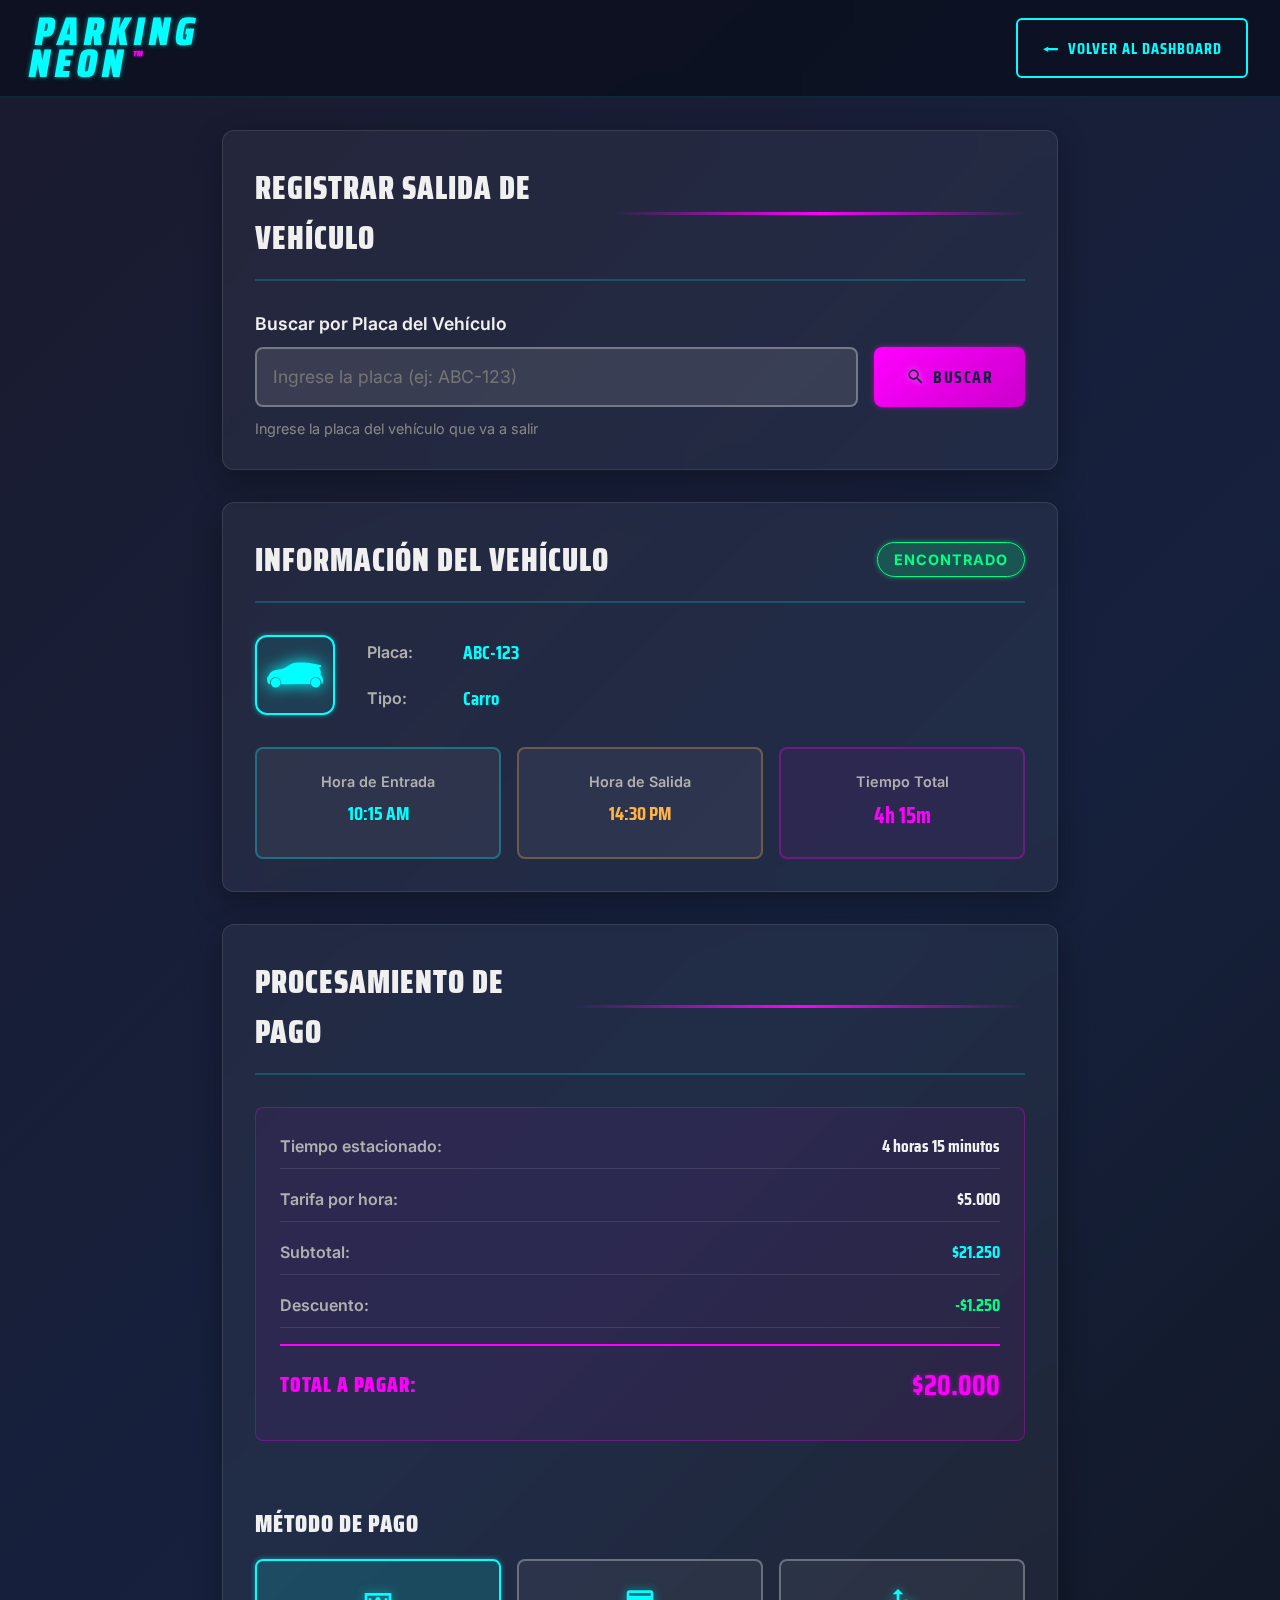
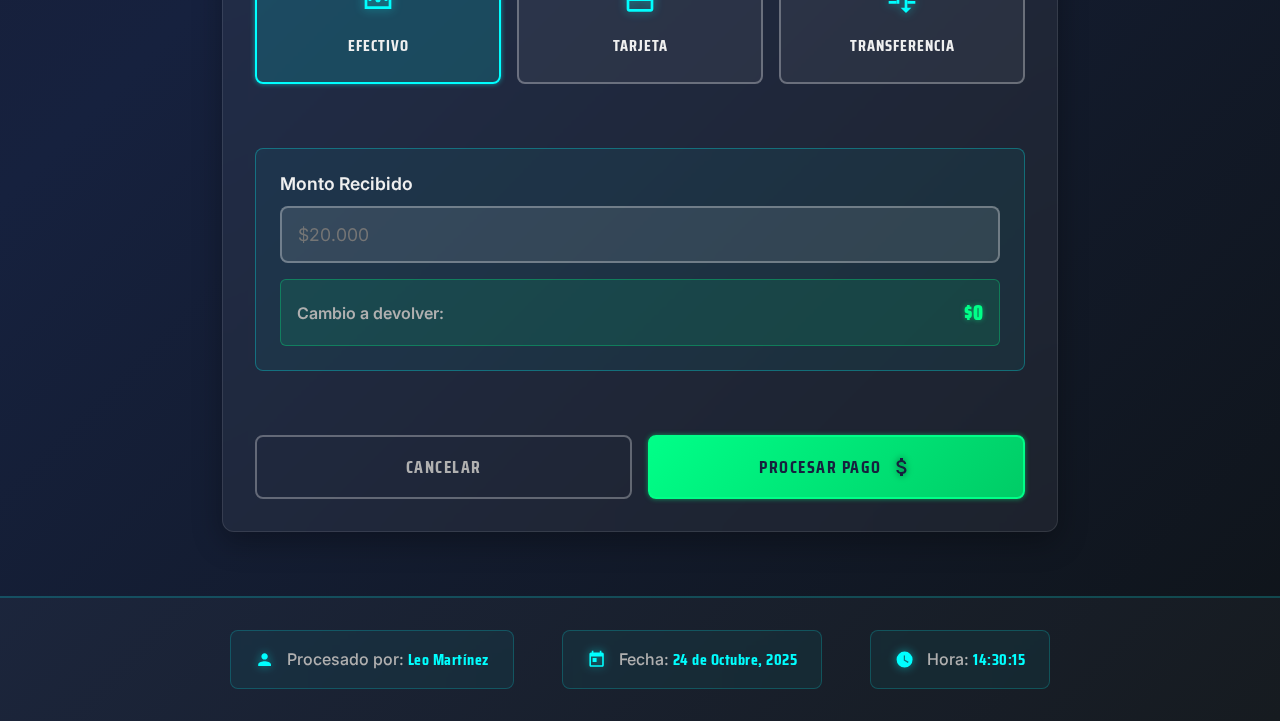
<file: views/registrar-salida.html>
<!DOCTYPE html>
<html lang="es">
<head>
    <meta charset="UTF-8">
    <meta name="viewport" content="width=device-width, initial-scale=1.0">
    <title>Registrar Salida - Parking Neon</title>
    <link rel="icon" type="image/png" href="../assets/logoP.png">
    <link rel="stylesheet" href="../styles/registrar-salida.css">
</head>
<body>
    <div class="container">
        <!-- Header -->
        <header class="header">
            <div class="logo">
                <div class="logo-parking">PARKING</div>
                <div class="logo-neon">NEON<span class="logo-tm">™</span></div>
            </div>
            
            <div class="header-actions">
                <button class="btn-back" onclick="window.location.href='dashboard.html'">
                    <span class="back-icon">←</span>
                    Volver al Dashboard
                </button>
            </div>
        </header>

        <!-- Main Content -->
        <main class="main-content">
            <div class="content-container">
                <!-- Search Section -->
                <section class="search-section">
                    <div class="section-header">
                        <h1 class="section-title">Registrar Salida de Vehículo</h1>
                        <div class="section-divider"></div>
                    </div>

                    <form class="search-form">
                        <div class="form-group">
                            <label for="searchPlaca" class="form-label">Buscar por Placa del Vehículo</label>
                            <div class="input-container">
                                <input type="text" id="searchPlaca" name="searchPlaca" class="form-input" 
                                       placeholder="Ingrese la placa (ej: ABC-123)" 
                                       pattern="[A-Za-z]{3}-?[0-9]{3}" 
                                       title="Formato válido: ABC-123 o ABC123"
                                       maxlength="8" required>
                                <button type="submit" class="btn-search">
                                    <svg class="search-icon" viewBox="0 0 24 24" fill="currentColor">
                                        <path d="M15.5 14h-.79l-.28-.27C15.41 12.59 16 11.11 16 9.5 16 5.91 13.09 3 9.5 3S3 5.91 3 9.5 5.91 16 9.5 16c1.61 0 3.09-.59 4.23-1.57l.27.28v.79l5 4.99L20.49 19l-4.99-5zm-6 0C7.01 14 5 11.99 5 9.5S7.01 5 9.5 5 14 7.01 14 9.5 11.99 14 9.5 14z"/>
                                    </svg>
                                    Buscar
                                </button>
                            </div>
                            <small class="form-hint">Ingrese la placa del vehículo que va a salir</small>
                        </div>
                    </form>
                </section>

                <!-- Vehicle Info Section -->
                <section class="vehicle-section">
                    <div class="section-header">
                        <h2 class="section-title">Información del Vehículo</h2>
                        <span class="vehicle-status status-found">Encontrado</span>
                    </div>

                    <div class="vehicle-card">
                        <div class="vehicle-main-info">
                            <div class="vehicle-icon-container">
                                <svg class="vehicle-icon" viewBox="0 0 485.209 485.208" fill="currentColor">
                                    <g>
                                        <path d="M13.125,252.186c-21.101,21.107-10.299,0-10.794,37.289c-0.425,32.348,19.43,32.945,24.714,32.536
                                            c-1.036-3.971-1.649-8.119-1.649-12.411c0-27.113,22.059-49.179,49.175-49.179c27.112,0,49.173,22.065,49.173,49.179
                                            c0,4.316-0.609,8.488-1.663,12.476c73.386,0.052,175.445-0.141,251.794-1.307c-0.838-3.595-1.326-7.321-1.326-11.169
                                            c0-27.113,22.057-49.179,49.171-49.179c27.118,0,49.18,22.065,49.18,49.179c0,2.737-0.285,5.398-0.714,8.02
                                            c5.458-0.489,8.788-1.034,9.546-1.64c9.814-7.851,5.887-56.917-7.366-67.212c-13.248-10.299-5.891-15.701-6.371-34.839
                                            c-0.269-10.315-8.784-24.988-16.591-36.377c6.211-1.805,12.291-3.903,18.102-6.889c0.733-0.375,1.187-0.886,1.699-1.365l0,0
                                            c2.408-2.238,2.641-5.328,1.41-8.022c-0.028-0.11-0.084-0.21-0.128-0.323c-0.137-0.279-0.261-0.555-0.437-0.824
                                            c-1.135-2.36-3.242-4.294-6.517-4.592c-9.445-0.848-18.751-1.176-27.844-4.136c-1.046-0.336-1.987-0.378-2.893-0.329l-0.161-0.449
                                            c0,0-71.144-18.152-160.93-16.188c-89.799,1.961-92.247,55.926-169.771,61.328C24.414,201.164,13.125,252.186,13.125,252.186z"/>
                                        <path d="M74.57,268.264c-22.822,0-41.324,18.506-41.324,41.328c0,4.309,0.848,8.38,2.074,12.291
                                            c5.258,16.779,20.736,29.034,39.259,29.034c18.45,0,33.889-12.167,39.203-28.857c1.264-3.956,2.128-8.096,2.128-12.468
                                            C115.901,286.70,97.399,268.264,74.57,268.264z"/>
                                        <path d="M421.728,268.264c-22.813,0-41.32,18.506-41.32,41.328c0,3.855,0.697,7.506,1.679,11.049
                                            c4.854,17.424,20.667,30.28,39.642,30.28c19.865,0,36.432-14.026,40.403-32.705c0.589-2.781,0.926-5.654,0.926-8.616
                                            C463.057,286.70,444.55,268.264,421.728,268.264z"/>
                                    </g>
                                </svg>
                            </div>
                            <div class="vehicle-details">
                                <div class="detail-row">
                                    <span class="detail-label">Placa:</span>
                                    <span class="detail-value">ABC-123</span>
                                </div>
                                <div class="detail-row">
                                    <span class="detail-label">Tipo:</span>
                                    <span class="detail-value">Carro</span>
                                </div>
                            </div>
                        </div>

                        <div class="time-info">
                            <div class="time-card entrada">
                                <div class="time-label">Hora de Entrada</div>
                                <div class="time-value">10:15 AM</div>
                            </div>
                            <div class="time-card salida">
                                <div class="time-label">Hora de Salida</div>
                                <div class="time-value">14:30 PM</div>
                            </div>
                            <div class="time-card duracion">
                                <div class="time-label">Tiempo Total</div>
                                <div class="time-value">4h 15m</div>
                            </div>
                        </div>
                    </div>
                </section>

                <!-- Payment Section -->
                <section class="payment-section">
                    <div class="section-header">
                        <h2 class="section-title">Procesamiento de Pago</h2>
                        <div class="section-divider"></div>
                    </div>

                    <div class="payment-card">
                        <!-- Calculation Breakdown -->
                        <div class="calculation-breakdown">
                            <div class="calc-row">
                                <span class="calc-label">Tiempo estacionado:</span>
                                <span class="calc-value">4 horas 15 minutos</span>
                            </div>
                            <div class="calc-row">
                                <span class="calc-label">Tarifa por hora:</span>
                                <span class="calc-value">$5.000</span>
                            </div>
                            <div class="calc-row subtotal">
                                <span class="calc-label">Subtotal:</span>
                                <span class="calc-value">$21.250</span>
                            </div>
                            <div class="calc-row descuento">
                                <span class="calc-label">Descuento:</span>
                                <span class="calc-value">-$1.250</span>
                            </div>
                            <div class="calc-row total">
                                <span class="calc-label">Total a Pagar:</span>
                                <span class="calc-value total-amount">$20.000</span>
                            </div>
                        </div>

                        <!-- Payment Methods -->
                        <div class="payment-methods">
                            <h3 class="payment-methods-title">Método de Pago</h3>
                            <div class="payment-options">
                                <input type="radio" id="efectivo" name="metodoPago" value="efectivo" checked>
                                <label for="efectivo" class="payment-option">
                                    <svg class="payment-icon" viewBox="0 0 24 24" fill="currentColor">
                                        <path d="M2 6v12h20V6H2zm18 10H4V8h16v8zM12 9c-1.1 0-2 .9-2 2s.9 2 2 2 2-.9 2-2-.9-2-2-2zm-7 1h2v2H5v-2zm12 0h2v2h-2v-2z"/>
                                    </svg>
                                    <span class="payment-text">Efectivo</span>
                                </label>

                                <input type="radio" id="tarjeta" name="metodoPago" value="tarjeta">
                                <label for="tarjeta" class="payment-option">
                                    <svg class="payment-icon" viewBox="0 0 24 24" fill="currentColor">
                                        <path d="M20 4H4c-1.11 0-1.99.89-1.99 2L2 18c0 1.11.89 2 2 2h16c1.11 0 2-.89 2-2V6c0-1.11-.89-2-2-2zm0 14H4v-6h16v6zm0-10H4V6h16v2z"/>
                                    </svg>
                                    <span class="payment-text">Tarjeta</span>
                                </label>

                                <input type="radio" id="transferencia" name="metodoPago" value="transferencia">
                                <label for="transferencia" class="payment-option">
                                    <svg class="payment-icon" viewBox="0 0 24 24" fill="currentColor">
                                        <path d="M9 3L5 6.99h3V14h2V6.99h3L9 3zm7 14.01V11h-2v6.01h-3L15 21l4-3.99h-3z"/>
                                        <path d="M2 12h6v2H2zm14 0h6v2h-6z"/>
                                    </svg>
                                    <span class="payment-text">Transferencia</span>
                                </label>
                            </div>
                        </div>

                        <!-- Cash Details -->
                        <div id="cashDetails" class="cash-details">
                            <div class="form-group">
                                <label for="montoRecibido" class="form-label">Monto Recibido</label>
                                <input type="number" id="montoRecibido" class="form-input" placeholder="$20.000" min="20000" step="1000">
                            </div>
                            <div class="change-info">
                                <div class="change-row">
                                    <span class="change-label">Cambio a devolver:</span>
                                    <span class="change-value">$0</span>
                                </div>
                            </div>
                        </div>

                        <!-- Action Buttons -->
                        <div class="action-buttons">
                            <button type="button" class="btn-cancel" onclick="window.location.href='dashboard.html'">
                                Cancelar
                            </button>
                            <button type="button" class="btn-process">
                                <span class="btn-text">Procesar Pago</span>
                                <svg class="btn-icon" viewBox="0 0 24 24" fill="currentColor">
                                    <path d="M11.8 10.9c-2.27-.59-3-1.2-3-2.15 0-1.09 1.01-1.85 2.7-1.85 1.78 0 2.44.85 2.5 2.1h2.21c-.07-1.72-1.12-3.3-3.21-3.81V3h-3v2.16c-1.94.42-3.5 1.68-3.5 3.61 0 2.31 1.91 3.46 4.7 4.13 2.5.6 3 1.48 3 2.41 0 .69-.49 1.79-2.7 1.79-2.06 0-2.87-.92-2.98-2.1h-2.2c.12 2.19 1.76 3.42 3.68 3.83V21h3v-2.15c1.95-.37 3.5-1.5 3.5-3.55 0-2.84-2.43-3.81-4.7-4.4z"/>
                                </svg>
                            </button>
                        </div>
                    </div>
                </section>
            </div>
        </main>

        <!-- Footer Info -->
        <footer class="footer-info">
            <div class="process-info">
                <div class="info-row">
                    <svg class="info-icon" viewBox="0 0 24 24" fill="currentColor">
                        <path d="M12 12c2.21 0 4-1.79 4-4s-1.79-4-4-4-4 1.79-4 4 1.79 4 4 4zm0 2c-2.67 0-8 1.34-8 4v2h16v-2c0-2.66-5.33-4-8-4z"/>
                    </svg>
                    <span class="info-text">Procesado por: <strong>Leo Martínez</strong></span>
                </div>
                <div class="info-row">
                    <svg class="info-icon" viewBox="0 0 24 24" fill="currentColor">
                        <path d="M19 3h-1V1h-2v2H8V1H6v2H5c-1.11 0-1.99.9-1.99 2L3 19c0 1.1.89 2 2 2h14c1.1 0 2-.9 2-2V5c0-1.1-.9-2-2-2zm0 16H5V8h14v11zM7 10h5v5H7z"/>
                    </svg>
                    <span class="info-text">Fecha: <strong>24 de Octubre, 2025</strong></span>
                </div>
                <div class="info-row">
                    <svg class="info-icon" viewBox="0 0 24 24" fill="currentColor">
                        <path d="M12,2A10,10 0 0,0 2,12A10,10 0 0,0 12,22A10,10 0 0,0 22,12A10,10 0 0,0 12,2M16.2,16.2L11,13V7H12.5V12.2L17,14.7L16.2,16.2Z"/>
                    </svg>
                    <span class="info-text">Hora: <strong>14:30:15</strong></span>
                </div>
            </div>
        </footer>
    </div>
</body>
</html>
</file>
<file: styles/index.css>
/* VARIABLES NEÓN (Reutilizadas del Dashboard) */
:root {
    --bg-dark: #16213e; 
    --electric-blue: #00ffff; 
    --magenta-neon: #ff00ff; 
    --text-light: #f0f0f0;
    --text-general: #ccc; 
    
    --shadow-electric: 0 0 5px var(--electric-blue), 0 0 15px var(--electric-blue);
    --shadow-magenta: 0 0 5px var(--magenta-neon), 0 0 15px var(--magenta-neon);
}

/* BASE */
* {
    box-sizing: border-box;
    font-family: 'Arial',monospace;
}

body {
    background-color: var(--bg-dark);
    color: var(--text-general);
    margin: 0;
    padding: 0;
    min-height: 100vh;
    /* Fondo que simula la estética futurista/rejillas */
    background-image: radial-gradient(circle at center, rgba(0, 0, 0, 0) 0%, rgba(0, 0, 0, 0.4) 100%), 
                      repeating-linear-gradient(0deg, rgba(0, 255, 255, 0.05), rgba(0, 0, 0, 0.6) 1px, transparent 1px, transparent 100px), 
                      repeating-linear-gradient(90deg, rgba(255, 0, 255, 0.05), rgba(0, 0, 0, 0.6) 1px, transparent 1px, transparent 100px);
}

/* HEADER Y NAVEGACIÓN */
.header-landing {
    background-color: rgba(0, 0, 0, 0.5);
    padding: 15px 40px;
    display: flex;
    justify-content: space-between;
    align-items: center;
    border-bottom: 2px solid rgba(0, 255, 255, 0.3);
    position: sticky;
    top: 0;
    z-index: 50;
    backdrop-filter: blur(5px); /* Efecto cristal para el fondo futurista */
}

.neon-logo {
    color: var(--electric-blue);
    text-shadow: var(--shadow-electric);
    letter-spacing: 2px;
    margin: 0;
    font-size: 1.8em;
}

.nav-links .nav-item {
    color: var(--text-general);
    text-decoration: none;
    margin-left: 20px;
    transition: color 0.3s;
}

.nav-links .nav-item:hover {
    color: var(--electric-blue);
    text-shadow: 0 0 5px var(--electric-blue);
}

.header-actions {
    display: flex;
    gap: 10px;
}

/* ESTILOS DE BOTONES (Reutilizados del Dashboard) */
.neon-btn {
    padding: 10px 20px;
    border: none;
    border-radius: 5px;
    font-weight: bold;
    cursor: pointer;
    transition: all 0.3s ease-in-out;
    text-transform: uppercase;
    text-decoration: none; /* Para usarlo en etiquetas <a> */
}

.neon-btn.primary {
    background: var(--electric-blue);
    color: var(--bg-dark);
    box-shadow: var(--shadow-electric);
}

.neon-btn.secondary {
    background: transparent;
    color: var(--magenta-neon);
    border: 2px solid var(--magenta-neon);
    box-shadow: var(--shadow-magenta);
}

.neon-btn.primary:hover {
    box-shadow: 0 0 15px var(--electric-blue), 0 0 30px var(--electric-blue);
    transform: scale(1.05);
}

.neon-btn.secondary:hover {
    color: var(--bg-dark);
    background: var(--magenta-neon);
    box-shadow: 0 0 15px var(--magenta-neon), 0 0 25px var(--magenta-neon);
}

.neon-btn.magenta-glow {
    color: var(--bg-dark);
    background: var(--magenta-neon);
    box-shadow: var(--shadow-magenta);
}

/* SECCIÓN HERO */
.hero-section {
    min-height: 80vh;
    display: flex;
    flex-direction: column;
    justify-content: center;
    align-items: center;
    text-align: center;
    padding: 50px 20px;
}

.hero-title {
    font-size: 3em;
    color: var(--text-light);
    text-shadow: 0 0 10px var(--electric-blue), 0 0 20px rgba(0, 255, 255, 0.5);
    max-width: 800px;
    margin-bottom: 20px;
}

.hero-subtitle {
    font-size: 1.2em;
    color: var(--text-general);
    max-width: 600px;
    margin-bottom: 40px;
}

.cta-button.large {
    font-size: 1.3em;
    padding: 18px 40px;
}

/* Efecto visual futurista (Simulando la imagen del auto) */
.hero-visual {
    position: absolute;
    bottom: 0;
    width: 100%;
    height: 100px;
    background: linear-gradient(to top, rgba(0, 255, 255, 0.2), transparent);
    z-index: -1;
    overflow: hidden;
}

.neon-car-effect {
    position: absolute;
    bottom: 0;
    left: 10%;
    right: 10%;
    height: 15px;
    background-color: var(--magenta-neon);
    box-shadow: 0 0 20px var(--magenta-neon), 0 0 40px var(--magenta-neon);
    clip-path: polygon(0% 100%, 100% 100%, 80% 0%, 20% 0%); /* Forma de carretera/pista */
    opacity: 0.5;
    animation: pulse 4s infinite alternate;
}

@keyframes pulse {
    from {
        opacity: 0.3;
        transform: scaleX(0.98);
    }
    to {
        opacity: 0.6;
        transform: scaleX(1.02);
    }
}

/* SECCIÓN DE CARACTERÍSTICAS */
.features-section {
    padding: 80px 40px;
    background-color: rgba(0, 0, 0, 0.3);
    text-align: center;
    border-top: 1px solid rgba(0, 255, 255, 0.1);
}

.section-title {
    font-size: 2em;
    color: var(--electric-blue);
    text-shadow: 0 0 5px var(--electric-blue);
    margin-bottom: 50px;
}

.features-grid {
    display: grid;
    grid-template-columns: repeat(3, 1fr);
    gap: 30px;
    max-width: 1000px;
    margin: 0 auto;
}

.feature-card {
    background: rgba(0, 0, 0, 0.4);
    padding: 30px;
    border-radius: 10px;
    border: 1px solid var(--magenta-neon);
    box-shadow: 0 0 8px rgba(255, 0, 255, 0.4);
    transition: all 0.3s;
}

.feature-card:hover {
    transform: translateY(-5px);
    box-shadow: 0 0 15px var(--electric-blue), 0 0 25px rgba(0, 255, 255, 0.5);
}

.feature-card h4 {
    color: var(--text-light);
    font-size: 1.3em;
    margin-top: 10px;
}

.feature-card i {
    font-size: 2em;
    color: var(--electric-blue);
    text-shadow: 0 0 5px var(--electric-blue);
}

/* FOOTER */
.footer-neon {
    padding: 20px;
    text-align: center;
    border-top: 1px solid rgba(255, 0, 255, 0.2);
    background-color: rgba(0, 0, 0, 0.6);
    font-size: 0.85em;
    color: #888;
}

.footer-links a {
    color: var(--magenta-neon);
    text-decoration: none;
    margin: 0 10px;
    transition: color 0.3s;
}

.footer-links a:hover {
    color: var(--electric-blue);
}

/* ================================================= */
/* RESPONSIVE DESIGN (Media Queries) */
/* ================================================= */

/* TABLET */
@media (max-width: 992px) {
    .header-landing {
        padding: 15px 20px;
    }
    
    .nav-links {
        display: none; /* Oculta los links de navegación en tabletas pequeñas para ahorrar espacio */
    }

    .hero-title {
        font-size: 2.5em;
    }

    .features-grid {
        grid-template-columns: repeat(2, 1fr); /* 2 columnas en tablet */
    }
}

/* MÓVIL */
@media (max-width: 768px) {
    .header-landing {
        flex-direction: column;
        gap: 15px;
        text-align: center;
    }

    .header-actions {
        width: 100%;
        justify-content: space-around;
    }
    
    .cta-button.small {
        padding: 8px 15px;
    }

    .hero-title {
        font-size: 2em;
    }

    .hero-subtitle {
        font-size: 1em;
    }

    .features-grid {
        grid-template-columns: 1fr; /* 1 columna en móvil */
    }
    
    .features-section {
        padding: 40px 20px;
    }
}
</file>
<file: styles/dashboard.css>
@import url('https://fonts.googleapis.com/css2?family=Saira+Condensed:wght@700;900&family=Inter:wght@400;500;600;700&display=swap');

/* ================================================= */
/* VARIABLES NEÓN Y SETUP BÁSICO */
/* ================================================= */
:root {
    --bg-dark: #16213e; /* Fondo principal */
    --bg-header: rgba(10, 15, 30, 0.8); /* Fondo del header */
    --electric-blue: #00ffff; /* Cian Neón */
    --magenta-neon: #ff00ff; /* Magenta Neón */
    --text-contrast: #f0f0f0; /* Texto claro */
    --text-general: #b0b0b0; /* Texto secundario */

    /* Sombras Neón - Solo para el logo y elementos de acento */
    --shadow-blue-sm: 0 0 5px rgba(0, 255, 255, 0.5);
    --shadow-blue-lg: 0 0 15px rgba(0, 255, 255, 0.7);
    --shadow-magenta-sm: 0 0 5px rgba(255, 0, 255, 0.5);
    --shadow-magenta-lg: 0 0 15px rgba(255, 0, 255, 0.7);
}

* {
    margin: 0;
    padding: 0;
    box-sizing: border-box;
}

body {
    background-color: var(--bg-dark);
    background-image: linear-gradient(135deg, #1a1a2e 0%, #16213e 50%, #0f1419 100%);
    min-height: 100vh;
    font-family: 'Inter', sans-serif; 
    color: var(--text-contrast);
    overflow-x: hidden;
}

.dashboard-container {
    min-height: 100vh;
    position: relative;
}

/* ================================================= */
/* HEADER Y LOGO */
/* ================================================= */
.dashboard-header {
    display: flex;
    justify-content: space-between;
    align-items: center;
    padding: 1rem 2rem;
    background: var(--bg-header);
    backdrop-filter: blur(10px);
    border-bottom: 2px solid rgba(0, 255, 255, 0.1);
    position: sticky;
    top: 0;
    z-index: 1000;
}

.logo {
    /* Estilos del logo (se mantienen con resplandor) */
    display: flex;
    flex-direction: column;
    align-items: flex-start;
    font-weight: 900;
    letter-spacing: 5px; 
    line-height: 0.8; 
    transform: skewX(-10deg); 
    font-family: 'Saira Condensed', sans-serif;
}

.logo-parking {
    font-size: 2.5rem;
    color: var(--electric-blue);
    text-shadow: var(--shadow-blue-sm);
}

.logo-neon {
    font-size: 2.5rem;
    color: var(--electric-blue);
    text-shadow: var(--shadow-blue-sm);
}

.logo-tm {
    font-size: 1.1rem;
    vertical-align: super;
    margin-left: 3px;
    color: var(--magenta-neon); 
    text-shadow: 0 0 3px var(--magenta-neon);
}

.user-info {
    display: flex;
    align-items: center;
    gap: 1.5rem;
}

.operator-text {
    font-size: 1rem;
    color: var(--text-contrast);
    font-weight: 500;
}

.btn-logout {
    padding: 0.7rem 1.6rem; 
    font-family: 'Saira Condensed', sans-serif;
    font-weight: 700;
    font-size: 1rem;
    border: none;
    cursor: pointer;
    transition: all 0.3s ease;
    text-transform: uppercase;
    letter-spacing: 1.5px; 
    border-radius: 4px;
    background: var(--magenta-neon); 
    color: var(--bg-dark);
    border: 2px solid var(--magenta-neon);
    box-shadow: var(--shadow-magenta-sm);
}

.btn-logout:hover {
    background: #ff33cc;
    box-shadow: 0 0 25px var(--magenta-neon);
    transform: scale(1.08);
}

/* ================================================= */
/* MAIN DASHBOARD */
/* ================================================= */
.dashboard-main {
    padding: 3rem 2rem;
    max-width: 1200px;
    margin: 0 auto;
}

/* ================================================= */
/* BOTONES DE ACCIÓN PRINCIPALES */
/* ================================================= */
.action-buttons {
    display: grid;
    grid-template-columns: 1fr 1fr;
    gap: 2rem;
    margin-bottom: 3rem;
}

.btn-action {
    padding: 2rem;
    font-family: 'Saira Condensed', sans-serif;
    font-weight: 700;
    font-size: 1.4rem;
    border: none;
    cursor: pointer;
    transition: all 0.3s ease;
    text-transform: uppercase;
    letter-spacing: 2px;
    border-radius: 8px;
    background: linear-gradient(135deg, var(--electric-blue) 0%, #0088cc 100%);
    color: var(--bg-dark);
    box-shadow: var(--shadow-blue-sm);
    display: flex;
    align-items: center;
    justify-content: space-between;
    min-height: 5rem;
}

.btn-action:hover {
    transform: scale(1.02);
    box-shadow: var(--shadow-blue-lg);
}

.btn-text {
    flex: 1;
    text-align: left;
}

.btn-icon {
    width: 2.2rem;
    height: 2.2rem;
    margin-left: 1.25rem;
    color: var(--bg-dark);
    fill: var(--bg-dark);
    font-size: 2.2rem;
    font-weight: 900;
    display: flex;
    align-items: center;
    justify-content: center;
    flex-shrink: 0;
}

/* ================================================= */
/* TARJETAS DE ESTADÍSTICAS */
/* ================================================= */
.stats-container {
    display: grid;
    grid-template-columns: repeat(3, 1fr);
    gap: 2rem;
    margin-bottom: 3rem;
}

.stat-card {
    background: rgba(255, 255, 255, 0.05);
    border: 2px solid;
    border-radius: 8px;
    padding: 2rem;
    text-align: center;
    backdrop-filter: blur(10px);
    transition: all 0.3s ease;
}

.stat-disponibles {
    border-color: var(--electric-blue);
    box-shadow: var(--shadow-blue-sm);
}

.stat-actuales {
    border-color: var(--magenta-neon);
    box-shadow: var(--shadow-magenta-sm);
}

.stat-ingresos {
    border-color: var(--electric-blue);
    box-shadow: var(--shadow-blue-sm);
}

.stat-card:hover {
    transform: scale(1.02);
}

.stat-disponibles:hover {
    box-shadow: var(--shadow-blue-lg);
}

.stat-actuales:hover {
    box-shadow: var(--shadow-magenta-lg);
}

.stat-ingresos:hover {
    box-shadow: var(--shadow-blue-lg);
}

.stat-label {
    font-size: 1.2rem;
    color: var(--text-contrast);
    margin-bottom: 0.75rem;
    font-weight: 600;
}

.stat-number {
    font-family: 'Saira Condensed', sans-serif;
    font-size: 2.5rem;
    font-weight: 900;
    color: var(--text-contrast);
}

.stat-disponibles .stat-number {
    color: var(--electric-blue);
    text-shadow: var(--shadow-blue-sm);
}

.stat-actuales .stat-number {
    color: var(--magenta-neon);
    text-shadow: var(--shadow-magenta-sm);
}

.stat-ingresos .stat-number {
    color: var(--electric-blue);
    text-shadow: var(--shadow-blue-sm);
}

/* ================================================= */
/* SECCIÓN DE VEHÍCULOS */
/* ================================================= */
.vehicles-section {
    background: rgba(255, 255, 255, 0.05);
    border-radius: 8px;
    padding: 2rem;
    backdrop-filter: blur(10px);
    border: 1px solid rgba(255, 255, 255, 0.1);
}

.vehicles-header {
    margin-bottom: 2rem;
}

.vehicles-title {
    font-family: 'Saira Condensed', sans-serif;
    font-size: 2rem;
    font-weight: 900;
    color: var(--text-contrast);
    margin-bottom: 1rem;
}

.vehicles-divider {
    height: 2px;
    background: linear-gradient(90deg, var(--magenta-neon), transparent);
    width: 100%;
    margin-bottom: 0.5rem;
}

.vehicles-list {
    display: flex;
    flex-direction: column;
    gap: 1rem;
}

.vehicle-item {
    display: flex;
    justify-content: space-between;
    align-items: center;
    padding: 1.25rem;
    background: rgba(255, 255, 255, 0.05);
    border-radius: 8px;
    border: 1px solid rgba(255, 255, 255, 0.1);
    transition: all 0.3s ease;
}

.vehicle-item:hover {
    background: rgba(255, 255, 255, 0.1);
    transform: translateX(5px);
}

.vehicle-info {
    display: flex;
    flex-direction: column;
    gap: 0.5rem;
}

.vehicle-plate {
    font-size: 1rem;
    font-weight: 600;
    color: var(--text-contrast);
}

.vehicle-time {
    font-size: 0.9rem;
    color: var(--text-general);
}

.btn-ver {
    padding: 0.6rem 1.25rem;
    font-family: 'Saira Condensed', sans-serif;
    font-weight: 700;
    font-size: 0.9rem;
    border: none;
    cursor: pointer;
    transition: all 0.3s ease;
    text-transform: uppercase;
    letter-spacing: 1px;
    border-radius: 4px;
    background: linear-gradient(135deg, var(--electric-blue) 0%, #0088cc 100%);
    color: var(--bg-dark);
    box-shadow: var(--shadow-blue-sm);
}

.btn-ver:hover {
    transform: scale(1.05);
    box-shadow: var(--shadow-blue-lg);
}

/* ================================================= */
/* DECORACIÓN DE FONDO */
/* ================================================= */
.bg-decoration {
    position: fixed;
    bottom: 6rem;
    right: 6rem;
    z-index: -1;
    opacity: 0.1;
}

.diamond-shape {
    width: 12rem;
    height: 12rem;
    background: linear-gradient(45deg, var(--electric-blue), var(--magenta-neon));
    transform: rotate(45deg);
    border-radius: 1.25rem;
    animation: float 6s ease-in-out infinite;
}

@keyframes float {
    0%, 100% {
        transform: rotate(45deg) translateY(0px);
    }
    50% {
        transform: rotate(45deg) translateY(-1.25rem);
    }
}

/* ================================================= */
/* RESPONSIVE DESIGN */
/* ================================================= */
@media (max-width: 768px) {
    .dashboard-header {
        padding: 1rem;
        flex-direction: column;
        gap: 1rem;
    }
    
    .dashboard-main {
        padding: 1.5rem;
    }
    
    .action-buttons {
        grid-template-columns: 1fr;
        gap: 1.5rem;
    }
    
    .stats-container {
        grid-template-columns: 1fr;
        gap: 1.5rem;
    }
    
    .vehicle-item {
        flex-direction: column;
        align-items: flex-start;
        gap: 1rem;
    }
    
    .btn-ver {
        align-self: flex-end;
    }
    
    .bg-decoration {
        display: none;
    }
}

@media (max-width: 480px) {
    .logo-parking,
    .logo-neon {
        font-size: 2rem;
    }
    
    .btn-action {
        padding: 1.5rem;
        font-size: 1.2rem;
        flex-direction: column;
        text-align: center;
        gap: 0.75rem;
    }
    
    .btn-text {
        text-align: center;
    }
    
    .stat-number {
        font-size: 2rem;
    }
}
</file>
<file: styles/registrar-entrada.css>
@import url('https://fonts.googleapis.com/css2?family=Saira+Condensed:wght@700;900&family=Inter:wght@400;500;600;700&display=swap');

/* ================================================= */
/* VARIABLES NEÓN Y SETUP BÁSICO */
/* ================================================= */
:root {
    --bg-dark: #16213e;
    --bg-header: rgba(10, 15, 30, 0.8);
    --electric-blue: #00ffff;
    --magenta-neon: #ff00ff;
    --success-green: #00ff88;
    --text-contrast: #f0f0f0;
    --text-general: #b0b0b0;
    --text-muted: #888888;

    /* Sombras Neón */
    --shadow-blue-sm: 0 0 5px rgba(0, 255, 255, 0.5);
    --shadow-blue-lg: 0 0 15px rgba(0, 255, 255, 0.7);
    --shadow-magenta-sm: 0 0 5px rgba(255, 0, 255, 0.5);
    --shadow-magenta-lg: 0 0 15px rgba(255, 0, 255, 0.7);
    --shadow-green-sm: 0 0 5px rgba(0, 255, 136, 0.5);
    --shadow-green-lg: 0 0 15px rgba(0, 255, 136, 0.7);
}

* {
    margin: 0;
    padding: 0;
    box-sizing: border-box;
}

body {
    background-color: var(--bg-dark);
    background-image: linear-gradient(135deg, #1a1a2e 0%, #16213e 50%, #0f1419 100%);
    min-height: 100vh;
    font-family: 'Inter', sans-serif;
    color: var(--text-contrast);
    overflow-x: hidden;
}

.container {
    min-height: 100vh;
    display: flex;
    flex-direction: column;
}

/* ================================================= */
/* HEADER */
/* ================================================= */
.header {
    display: flex;
    justify-content: space-between;
    align-items: center;
    padding: 1rem 2rem;
    background: var(--bg-header);
    backdrop-filter: blur(10px);
    border-bottom: 2px solid rgba(0, 255, 255, 0.1);
    position: sticky;
    top: 0;
    z-index: 1000;
}

.logo {
    display: flex;
    flex-direction: column;
    align-items: flex-start;
    font-weight: 900;
    letter-spacing: 5px;
    line-height: 0.8;
    transform: skewX(-10deg);
    font-family: 'Saira Condensed', sans-serif;
}

.logo-parking {
    font-size: 2.5rem;
    color: var(--electric-blue);
    text-shadow: var(--shadow-blue-sm);
}

.logo-neon {
    font-size: 2.5rem;
    color: var(--electric-blue);
    text-shadow: var(--shadow-blue-sm);
}

.logo-tm {
    font-size: 1.1rem;
    vertical-align: super;
    margin-left: 3px;
    color: var(--magenta-neon);
    text-shadow: 0 0 3px var(--magenta-neon);
}

.btn-back {
    padding: 0.8rem 1.5rem;
    font-family: 'Saira Condensed', sans-serif;
    font-weight: 700;
    font-size: 1rem;
    border: none;
    cursor: pointer;
    transition: all 0.3s ease;
    text-transform: uppercase;
    letter-spacing: 1px;
    border-radius: 6px;
    background: transparent;
    color: var(--electric-blue);
    border: 2px solid var(--electric-blue);
    display: flex;
    align-items: center;
    gap: 0.5rem;
}

.btn-back:hover {
    background: var(--electric-blue);
    color: var(--bg-dark);
    box-shadow: var(--shadow-blue-lg);
    transform: translateY(-2px);
}

.back-icon {
    font-size: 1.2rem;
    font-weight: 900;
}

/* ================================================= */
/* MAIN CONTENT */
/* ================================================= */
.main-content {
    flex: 1;
    display: grid;
    grid-template-columns: 2fr 1fr;
    gap: 3rem;
    padding: 3rem 2rem;
    max-width: 1400px;
    margin: 0 auto;
    width: 100%;
}

/* ================================================= */
/* FORMULARIO */
/* ================================================= */
.form-container {
    background: rgba(255, 255, 255, 0.05);
    border-radius: 12px;
    padding: 2.5rem;
    backdrop-filter: blur(10px);
    border: 1px solid rgba(255, 255, 255, 0.1);
    box-shadow: 0 10px 30px rgba(0, 0, 0, 0.3);
}

.form-header {
    margin-bottom: 2.5rem;
    text-align: center;
}

.form-title {
    font-family: 'Saira Condensed', sans-serif;
    font-size: 2.5rem;
    font-weight: 900;
    color: var(--text-contrast);
    margin-bottom: 1rem;
    text-transform: uppercase;
    letter-spacing: 2px;
}

.form-divider {
    height: 3px;
    background: linear-gradient(90deg, transparent, var(--electric-blue), transparent);
    width: 60%;
    margin: 0 auto;
}

.entrada-form {
    display: flex;
    flex-direction: column;
    gap: 2rem;
}

.form-group {
    display: flex;
    flex-direction: column;
    gap: 0.8rem;
}

.form-label {
    font-size: 1.1rem;
    font-weight: 600;
    color: var(--text-contrast);
    margin-bottom: 0.5rem;
}

/* ================================================= */
/* SELECTOR DE TIPO DE VEHÍCULO */
/* ================================================= */
.vehicle-type-selector {
    display: grid;
    grid-template-columns: 1fr 1fr;
    gap: 1rem;
}

.vehicle-type-selector input[type="radio"] {
    display: none;
}

.vehicle-option {
    display: flex;
    flex-direction: column;
    align-items: center;
    justify-content: center;
    padding: 1.5rem;
    border: 2px solid rgba(255, 255, 255, 0.3);
    border-radius: 8px;
    background: rgba(255, 255, 255, 0.05);
    cursor: pointer;
    transition: all 0.3s ease;
    text-align: center;
    gap: 0.5rem;
}

.vehicle-option:hover {
    border-color: var(--electric-blue);
    background: rgba(0, 255, 255, 0.1);
    transform: translateY(-2px);
}

.vehicle-option:hover .vehicle-icon svg {
    fill: var(--electric-blue);
    filter: drop-shadow(0 0 5px var(--electric-blue));
}

.vehicle-type-selector input[type="radio"]:checked + .vehicle-option {
    border-color: var(--electric-blue);
    background: rgba(0, 255, 255, 0.15);
    box-shadow: var(--shadow-blue-sm);
}

.vehicle-type-selector input[type="radio"]:checked + .vehicle-option .vehicle-icon svg {
    fill: var(--electric-blue);
    filter: drop-shadow(0 0 8px var(--electric-blue));
    transform: scale(1.1);
}

.vehicle-type-selector input[type="radio"]:checked + .vehicle-option .vehicle-text {
    color: var(--electric-blue);
    text-shadow: 0 0 5px rgba(0, 255, 255, 0.5);
}

.vehicle-type-selector input[type="radio"]:checked + .vehicle-option .vehicle-price {
    color: var(--electric-blue);
    text-shadow: 0 0 3px rgba(0, 255, 255, 0.5);
}

.vehicle-icon {
    width: 3rem;
    height: 3rem;
    margin-bottom: 0.5rem;
    display: flex;
    align-items: center;
    justify-content: center;
}

.vehicle-icon svg {
    width: 100%;
    height: 100%;
    fill: var(--text-contrast);
    transition: all 0.3s ease;
}

.vehicle-text {
    font-weight: 700;
    font-size: 1.1rem;
    color: var(--text-contrast);
    font-family: 'Saira Condensed', sans-serif;
    text-transform: uppercase;
    letter-spacing: 1px;
}

.vehicle-price {
    font-size: 0.9rem;
    color: var(--electric-blue);
    font-weight: 600;
}

/* ================================================= */
/* INPUTS Y SELECTS */
/* ================================================= */
.form-input,
.form-select,
.form-textarea {
    padding: 1rem;
    font-size: 1rem;
    border: 2px solid rgba(255, 255, 255, 0.3);
    border-radius: 6px;
    background: rgba(255, 255, 255, 0.1);
    color: var(--text-contrast);
    font-family: 'Inter', sans-serif;
    transition: all 0.3s ease;
}

.form-input:focus,
.form-select:focus,
.form-textarea:focus {
    outline: none;
    border-color: var(--electric-blue);
    box-shadow: var(--shadow-blue-sm);
    background: rgba(0, 255, 255, 0.05);
}

.form-input::placeholder,
.form-textarea::placeholder {
    color: var(--text-muted);
}

.form-select option {
    background: var(--bg-dark);
    color: var(--text-contrast);
}

.form-textarea {
    resize: vertical;
    min-height: 80px;
    font-family: 'Inter', sans-serif;
}

.form-hint {
    font-size: 0.85rem;
    color: var(--text-muted);
    margin-top: 0.25rem;
}

/* ================================================= */
/* INFORMACIÓN DE ENTRADA */
/* ================================================= */
.entry-info {
    background: rgba(0, 255, 255, 0.05);
    border: 1px solid rgba(0, 255, 255, 0.3);
    border-radius: 8px;
    padding: 1.5rem;
    display: flex;
    flex-direction: column;
    gap: 0.8rem;
}

.info-item {
    display: flex;
    justify-content: space-between;
    align-items: center;
}

.info-label {
    font-weight: 600;
    color: var(--text-general);
}

.info-value {
    font-weight: 700;
    color: var(--electric-blue);
    font-family: 'Saira Condensed', sans-serif;
    font-size: 1.1rem;
}

/* ================================================= */
/* BOTONES DE ACCIÓN */
/* ================================================= */
.form-actions {
    display: flex;
    gap: 1rem;
    margin-top: 1rem;
}

.btn-cancel,
.btn-register {
    flex: 1;
    padding: 1rem 1.5rem;
    font-family: 'Saira Condensed', sans-serif;
    font-weight: 700;
    font-size: 1.1rem;
    border: none;
    cursor: pointer;
    transition: all 0.3s ease;
    text-transform: uppercase;
    letter-spacing: 1.5px;
    border-radius: 8px;
    display: flex;
    align-items: center;
    justify-content: center;
    gap: 0.5rem;
}

.btn-cancel {
    background: transparent;
    color: var(--text-general);
    border: 2px solid rgba(255, 255, 255, 0.3);
}

.btn-cancel:hover {
    background: rgba(255, 255, 255, 0.1);
    color: var(--text-contrast);
    border-color: rgba(255, 255, 255, 0.5);
}

.btn-register {
    background: linear-gradient(135deg, var(--electric-blue) 0%, #0088cc 100%);
    color: var(--bg-dark);
    border: 2px solid var(--electric-blue);
    box-shadow: var(--shadow-blue-sm);
}

.btn-register:hover {
    box-shadow: var(--shadow-blue-lg);
    transform: translateY(-2px);
}

.btn-icon {
    font-size: 1.2rem;
    font-weight: 900;
}

/* ================================================= */
/* SIDEBAR INFORMACIÓN */
/* ================================================= */
.sidebar-info {
    display: flex;
    flex-direction: column;
    gap: 2rem;
}

.info-card {
    background: rgba(255, 255, 255, 0.05);
    border-radius: 8px;
    padding: 2rem;
    backdrop-filter: blur(10px);
    border: 1px solid rgba(255, 255, 255, 0.1);
}

.info-title {
    font-family: 'Saira Condensed', sans-serif;
    font-size: 1.5rem;
    font-weight: 900;
    color: var(--text-contrast);
    margin-bottom: 1.5rem;
    text-transform: uppercase;
    letter-spacing: 1px;
}

.tariff-list,
.status-list {
    display: flex;
    flex-direction: column;
    gap: 1rem;
}

.tariff-item,
.status-item {
    display: flex;
    justify-content: space-between;
    align-items: center;
    padding: 0.8rem;
    background: rgba(255, 255, 255, 0.05);
    border-radius: 6px;
}

.tariff-vehicle {
    font-size: 1rem;
    font-weight: 600;
    display: flex;
    align-items: center;
    gap: 0.5rem;
}

.tariff-icon {
    width: 1.5rem;
    height: 1.5rem;
    fill: var(--electric-blue);
    filter: drop-shadow(0 0 3px rgba(0, 255, 255, 0.3));
}

.tariff-price,
.status-value {
    font-family: 'Saira Condensed', sans-serif;
    font-weight: 700;
    font-size: 1.1rem;
    color: var(--electric-blue);
}

.status-value.highlight {
    color: var(--magenta-neon);
    text-shadow: var(--shadow-magenta-sm);
}

/* ================================================= */
/* MODALES */
/* ================================================= */
.modal-overlay {
    position: fixed;
    top: 0;
    left: 0;
    width: 100%;
    height: 100%;
    background: rgba(0, 0, 0, 0.7);
    backdrop-filter: blur(5px);
    display: flex;
    justify-content: center;
    align-items: center;
    z-index: 10000;
    opacity: 0;
    visibility: hidden;
    transition: all 0.3s ease;
}

.modal-overlay.show {
    opacity: 1;
    visibility: visible;
}

.modal-container {
    background: var(--bg-dark);
    border: 2px solid var(--electric-blue);
    border-radius: 12px;
    width: 90%;
    max-width: 500px;
    padding: 0;
    box-shadow: 
        var(--shadow-blue-lg),
        0 20px 40px rgba(0, 0, 0, 0.3);
    transform: scale(0.8) translateY(50px);
    transition: all 0.3s ease;
    overflow: hidden;
}

.modal-container.success {
    border-color: var(--success-green);
    box-shadow: 
        var(--shadow-green-lg),
        0 20px 40px rgba(0, 0, 0, 0.3);
}

.modal-overlay.show .modal-container {
    transform: scale(1) translateY(0);
}

.modal-header {
    background: linear-gradient(135deg, var(--electric-blue) 0%, #0088cc 100%);
    padding: 1.5rem 2rem;
    text-align: center;
}

.modal-header.success {
    background: linear-gradient(135deg, var(--success-green) 0%, #00cc66 100%);
}

.modal-title {
    font-family: 'Saira Condensed', sans-serif;
    font-size: 1.8rem;
    font-weight: 900;
    color: var(--bg-dark);
    margin: 0;
    text-transform: uppercase;
    letter-spacing: 2px;
}

.modal-body {
    padding: 2rem;
}

.confirmation-details {
    background: rgba(0, 255, 255, 0.05);
    border: 1px solid rgba(0, 255, 255, 0.3);
    border-radius: 8px;
    padding: 1.5rem;
    margin-bottom: 1.5rem;
}

.detail-row {
    display: flex;
    justify-content: space-between;
    margin-bottom: 0.8rem;
}

.detail-row:last-child {
    margin-bottom: 0;
}

.detail-label {
    font-weight: 600;
    color: var(--text-general);
}

.detail-value {
    font-weight: 700;
    color: var(--electric-blue);
    font-family: 'Saira Condensed', sans-serif;
    display: flex;
    align-items: center;
    gap: 0.5rem;
}

.modal-icon {
    width: 1.2rem;
    height: 1.2rem;
    fill: var(--electric-blue);
    filter: drop-shadow(0 0 3px rgba(0, 255, 255, 0.4));
}

.modal-message {
    text-align: center;
    font-size: 1.1rem;
    font-weight: 600;
    color: var(--text-contrast);
    margin: 0;
}

.success-icon {
    font-size: 4rem;
    color: var(--success-green);
    text-align: center;
    margin-bottom: 1rem;
    text-shadow: var(--shadow-green-lg);
}

.ticket-info {
    background: rgba(0, 255, 136, 0.05);
    border: 1px solid rgba(0, 255, 136, 0.3);
    border-radius: 8px;
    padding: 1rem;
    margin-top: 1rem;
    text-align: center;
}

.ticket-info p {
    margin: 0.5rem 0;
    color: var(--text-contrast);
}

.modal-footer {
    padding: 1.5rem 2rem 2rem;
    display: flex;
    gap: 1rem;
    justify-content: center;
}

.btn-modal {
    padding: 0.8rem 1.8rem;
    font-family: 'Saira Condensed', sans-serif;
    font-weight: 700;
    font-size: 1rem;
    border: none;
    cursor: pointer;
    transition: all 0.3s ease;
    text-transform: uppercase;
    letter-spacing: 1.5px;
    border-radius: 6px;
    min-width: 120px;
}

.btn-modal.btn-cancel {
    background: transparent;
    color: var(--text-general);
    border: 2px solid rgba(255, 255, 255, 0.3);
}

.btn-modal.btn-cancel:hover {
    background: rgba(255, 255, 255, 0.1);
    color: var(--text-contrast);
    border-color: rgba(255, 255, 255, 0.5);
}

.btn-modal.btn-confirm {
    background: var(--electric-blue);
    color: var(--bg-dark);
    border: 2px solid var(--electric-blue);
    box-shadow: var(--shadow-blue-sm);
}

.btn-modal.btn-confirm:hover {
    box-shadow: var(--shadow-blue-lg);
}

.btn-modal.btn-print {
    background: var(--magenta-neon);
    color: var(--bg-dark);
    border: 2px solid var(--magenta-neon);
    box-shadow: var(--shadow-magenta-sm);
}

.btn-modal.btn-print:hover {
    box-shadow: var(--shadow-magenta-lg);
}

/* ================================================= */
/* VALIDACIONES CSS PURO */
/* ================================================= */

/* Estados de validación para inputs */
.form-input:invalid,
.form-select:invalid,
.form-textarea:invalid {
    border-color: #ff6b6b;
    box-shadow: 0 0 5px rgba(255, 107, 107, 0.5);
    background: rgba(255, 107, 107, 0.05);
}

.form-input:valid,
.form-select:valid,
.form-textarea:valid {
    border-color: #00ff88;
    box-shadow: 0 0 5px rgba(0, 255, 136, 0.3);
}

/* Solo mostrar validación después de que el usuario interactúe */
.form-input:not(:placeholder-shown):invalid,
.form-select:invalid:not([value=""]),
.form-textarea:not(:placeholder-shown):invalid {
    border-color: #ff6b6b;
    background: rgba(255, 107, 107, 0.1);
}

.form-input:not(:placeholder-shown):valid,
.form-select:valid:not([value=""]),
.form-textarea:not(:placeholder-shown):valid {
    border-color: rgba(0, 255, 136, 0.6);
}

/* Mensajes de error con CSS puro */
.form-input:invalid + .form-hint::after,
.form-select:invalid + .form-hint::after {
    content: " ⚠️ Campo requerido";
    color: #ff6b6b;
    font-weight: 600;
}

/* Validación específica para placa */
.form-input[name="placa"]:invalid + .form-hint::after {
    content: " ⚠️ Formato: ABC-123";
}

/* Estilo para campos válidos */
.form-input:valid + .form-hint::after,
.form-select:valid + .form-hint::after {
    content: " ✓";
    color: #00ff88;
    font-weight: 600;
}

/* Validación visual para radio buttons */
.vehicle-type-selector:invalid .vehicle-option {
    border-color: rgba(255, 107, 107, 0.5);
    background: rgba(255, 107, 107, 0.05);
}

/* Efecto hover mejorado con validación */
.form-input:hover:invalid,
.form-select:hover:invalid {
    border-color: #ff8a8a;
    box-shadow: 0 0 8px rgba(255, 107, 107, 0.4);
}

.form-input:hover:valid,
.form-select:hover:valid {
    border-color: #33ffaa;
    box-shadow: 0 0 8px rgba(0, 255, 136, 0.4);
}

/* Animación para cambios de estado */
.form-input,
.form-select,
.form-textarea {
    transition: all 0.3s ease, border-color 0.2s ease, box-shadow 0.2s ease;
}

/* Estado focus mejorado */
.form-input:focus:invalid,
.form-select:focus:invalid {
    border-color: #ff6b6b;
    box-shadow: 
        var(--shadow-blue-sm),
        0 0 8px rgba(255, 107, 107, 0.6);
    outline: none;
}

.form-input:focus:valid,
.form-select:focus:valid {
    border-color: #00ff88;
    box-shadow: 
        var(--shadow-green-sm),
        0 0 8px rgba(0, 255, 136, 0.6);
    outline: none;
}

/* Indicador visual para campos requeridos */
.form-label[for="placa"]::after,
.form-label[for="color"]::after {
    content: " *";
    color: #ff6b6b;
    font-weight: 700;
}

/* Estilo para botón deshabilitado cuando el formulario es inválido */
.entrada-form:invalid .btn-register {
    opacity: 0.6;
    cursor: not-allowed;
    transform: none !important;
}

.entrada-form:invalid .btn-register:hover {
    transform: none !important;
    box-shadow: var(--shadow-blue-sm) !important;
}

/* Mensaje de error general */
.entrada-form:invalid::after {
    content: "⚠️ Complete todos los campos obligatorios antes de continuar";
    display: block;
    background: rgba(255, 107, 107, 0.1);
    color: #ff6b6b;
    padding: 1rem;
    border-radius: 6px;
    border-left: 4px solid #ff6b6b;
    margin-top: 1rem;
    font-weight: 600;
    text-align: center;
}

.entrada-form:valid::after {
    content: "✓ Todos los campos están completos";
    display: block;
    background: rgba(0, 255, 136, 0.1);
    color: #00ff88;
    padding: 1rem;
    border-radius: 6px;
    border-left: 4px solid #00ff88;
    margin-top: 1rem;
    font-weight: 600;
    text-align: center;
}

/* ================================================= */
/* RESPONSIVE DESIGN */
/* ================================================= */
@media (max-width: 1024px) {
    .main-content {
        grid-template-columns: 1fr;
        gap: 2rem;
    }
}

@media (max-width: 768px) {
    .header {
        flex-direction: column;
        gap: 1rem;
        padding: 1rem;
    }
    
    .main-content {
        padding: 2rem 1rem;
    }
    
    .form-container {
        padding: 2rem 1.5rem;
    }
    
    .vehicle-type-selector {
        grid-template-columns: 1fr;
    }
    
    .form-actions {
        flex-direction: column;
    }
    
    .modal-container {
        width: 95%;
        margin: 1rem;
    }
    
    .modal-footer {
        flex-direction: column;
    }
}

@media (max-width: 480px) {
    .logo-parking,
    .logo-neon {
        font-size: 2rem;
    }
    
    .form-title {
        font-size: 2rem;
    }
    
    .vehicle-option {
        padding: 1rem;
    }
    
    .info-item,
    .detail-row {
        flex-direction: column;
        align-items: flex-start;
        gap: 0.25rem;
    }
}
</file>
<file: styles/registrar-salida.css>
@import url('https://fonts.googleapis.com/css2?family=Saira+Condensed:wght@700;900&family=Inter:wght@400;500;600;700&display=swap');

/* ================================================= */
/* VARIABLES Y SETUP */
/* ================================================= */
:root {
    --bg-dark: #16213e;
    --bg-header: rgba(10, 15, 30, 0.8);
    --electric-blue: #00ffff;
    --magenta-neon: #ff00ff;
    --success-green: #00ff88;
    --warning-orange: #ffb347;
    --text-contrast: #f0f0f0;
    --text-general: #b0b0b0;
    --text-muted: #888888;

    --shadow-blue-sm: 0 0 5px rgba(0, 255, 255, 0.5);
    --shadow-blue-lg: 0 0 15px rgba(0, 255, 255, 0.7);
    --shadow-magenta-sm: 0 0 5px rgba(255, 0, 255, 0.5);
    --shadow-magenta-lg: 0 0 15px rgba(255, 0, 255, 0.7);
    --shadow-green-sm: 0 0 5px rgba(0, 255, 136, 0.5);
    --shadow-green-lg: 0 0 15px rgba(0, 255, 136, 0.7);
}

* {
    margin: 0;
    padding: 0;
    box-sizing: border-box;
}

body {
    background-color: var(--bg-dark);
    background-image: linear-gradient(135deg, #1a1a2e 0%, #16213e 50%, #0f1419 100%);
    min-height: 100vh;
    font-family: 'Inter', sans-serif;
    color: var(--text-contrast);
    overflow-x: hidden;
}

.container {
    min-height: 100vh;
    display: flex;
    flex-direction: column;
}

/* ================================================= */
/* HEADER */
/* ================================================= */
.header {
    display: flex;
    justify-content: space-between;
    align-items: center;
    padding: 1rem 2rem;
    background: var(--bg-header);
    backdrop-filter: blur(10px);
    border-bottom: 2px solid rgba(0, 255, 255, 0.1);
    position: sticky;
    top: 0;
    z-index: 1000;
}

.logo {
    display: flex;
    flex-direction: column;
    align-items: flex-start;
    font-weight: 900;
    letter-spacing: 5px;
    line-height: 0.8;
    transform: skewX(-10deg);
    font-family: 'Saira Condensed', sans-serif;
}

.logo-parking,
.logo-neon {
    font-size: 2.5rem;
    color: var(--electric-blue);
    text-shadow: var(--shadow-blue-sm);
}

.logo-tm {
    font-size: 1.1rem;
    vertical-align: super;
    margin-left: 3px;
    color: var(--magenta-neon);
    text-shadow: 0 0 3px var(--magenta-neon);
}

.btn-back {
    padding: 0.8rem 1.5rem;
    font-family: 'Saira Condensed', sans-serif;
    font-weight: 700;
    font-size: 1rem;
    border: none;
    cursor: pointer;
    transition: all 0.3s ease;
    text-transform: uppercase;
    letter-spacing: 1px;
    border-radius: 6px;
    background: transparent;
    color: var(--electric-blue);
    border: 2px solid var(--electric-blue);
    display: flex;
    align-items: center;
    gap: 0.5rem;
}

.btn-back:hover {
    background: var(--electric-blue);
    color: var(--bg-dark);
    box-shadow: var(--shadow-blue-lg);
    transform: translateY(-2px);
}

.back-icon {
    font-size: 1.2rem;
    font-weight: 900;
}

/* ================================================= */
/* MAIN CONTENT - LAYOUT CENTRADO */
/* ================================================= */
.main-content {
    flex: 1;
    padding: 2rem;
    max-width: 900px;
    margin: 0 auto;
    width: 100%;
}

.content-container {
    display: flex;
    flex-direction: column;
    gap: 2rem;
}

/* ================================================= */
/* SECCIONES GENERALES */
/* ================================================= */
.search-section,
.vehicle-section,
.payment-section {
    background: rgba(255, 255, 255, 0.05);
    border-radius: 12px;
    padding: 2rem;
    backdrop-filter: blur(10px);
    border: 1px solid rgba(255, 255, 255, 0.1);
    box-shadow: 0 10px 30px rgba(0, 0, 0, 0.3);
}

.section-header {
    display: flex;
    justify-content: space-between;
    align-items: center;
    margin-bottom: 2rem;
    padding-bottom: 1rem;
    border-bottom: 2px solid rgba(0, 255, 255, 0.2);
}

.section-title {
    font-family: 'Saira Condensed', sans-serif;
    font-size: 2rem;
    font-weight: 900;
    color: var(--text-contrast);
    text-transform: uppercase;
    letter-spacing: 1px;
}

.section-divider {
    height: 3px;
    background: linear-gradient(90deg, transparent, var(--magenta-neon), transparent);
    width: 60%;
    margin: 1rem auto;
}

/* ================================================= */
/* FORMULARIOS */
/* ================================================= */
.form-group {
    display: flex;
    flex-direction: column;
    gap: 0.8rem;
}

.form-label {
    font-size: 1.1rem;
    font-weight: 600;
    color: var(--text-contrast);
}

.input-container {
    display: flex;
    gap: 1rem;
}

.form-input {
    flex: 1;
    padding: 1rem;
    font-size: 1.1rem;
    border: 2px solid rgba(255, 255, 255, 0.3);
    border-radius: 8px;
    background: rgba(255, 255, 255, 0.1);
    color: var(--text-contrast);
    font-family: 'Inter', sans-serif;
    transition: all 0.3s ease;
}

.form-input:focus {
    outline: none;
    border-color: var(--electric-blue);
    box-shadow: var(--shadow-blue-sm);
    background: rgba(0, 255, 255, 0.05);
}

.form-hint {
    font-size: 0.9rem;
    color: var(--text-muted);
}

/* ================================================= */
/* BOTÓN DE BÚSQUEDA */
/* ================================================= */
.btn-search {
    padding: 1rem 2rem;
    font-family: 'Saira Condensed', sans-serif;
    font-weight: 700;
    font-size: 1.1rem;
    border: none;
    cursor: pointer;
    transition: all 0.3s ease;
    text-transform: uppercase;
    letter-spacing: 1.5px;
    border-radius: 8px;
    background: linear-gradient(135deg, var(--magenta-neon) 0%, #cc00cc 100%);
    color: var(--bg-dark);
    box-shadow: var(--shadow-magenta-sm);
    display: flex;
    align-items: center;
    gap: 0.5rem;
    min-width: 140px;
}

.search-icon {
    width: 1.2rem;
    height: 1.2rem;
    fill: currentColor;
    filter: drop-shadow(0 0 3px rgba(255, 255, 255, 0.5));
}

.btn-search:hover {
    box-shadow: var(--shadow-magenta-lg);
    transform: translateY(-2px);
}

/* ================================================= */
/* INFORMACIÓN DEL VEHÍCULO */
/* ================================================= */
.vehicle-status {
    padding: 0.5rem 1rem;
    border-radius: 20px;
    font-weight: 700;
    font-size: 0.9rem;
    text-transform: uppercase;
    letter-spacing: 1px;
}

.status-found {
    background: rgba(0, 255, 136, 0.2);
    color: var(--success-green);
    border: 1px solid var(--success-green);
    box-shadow: var(--shadow-green-sm);
}

.vehicle-card {
    display: flex;
    flex-direction: column;
    gap: 2rem;
}

.vehicle-main-info {
    display: flex;
    gap: 2rem;
    align-items: center;
}

.vehicle-icon-container {
    width: 5rem;
    height: 5rem;
    display: flex;
    align-items: center;
    justify-content: center;
    background: rgba(0, 255, 255, 0.1);
    border-radius: 12px;
    border: 2px solid var(--electric-blue);
    box-shadow: var(--shadow-blue-sm);
}

.vehicle-icon {
    width: 3.5rem;
    height: 3.5rem;
    fill: var(--electric-blue);
    filter: drop-shadow(0 0 8px var(--electric-blue));
}

.vehicle-details {
    flex: 1;
    display: flex;
    flex-direction: column;
    gap: 1rem;
}

.detail-row {
    display: flex;
    align-items: center;
    gap: 1rem;
}

.detail-label {
    font-weight: 600;
    color: var(--text-general);
    min-width: 80px;
}

.detail-value {
    font-weight: 700;
    color: var(--electric-blue);
    font-family: 'Saira Condensed', sans-serif;
    font-size: 1.2rem;
}

.time-info {
    display: grid;
    grid-template-columns: repeat(3, 1fr);
    gap: 1rem;
}

.time-card {
    background: rgba(255, 255, 255, 0.05);
    padding: 1.5rem;
    border-radius: 8px;
    text-align: center;
    border: 2px solid transparent;
    transition: all 0.3s ease;
}

.time-card.entrada {
    border-color: rgba(0, 255, 255, 0.3);
}

.time-card.salida {
    border-color: rgba(255, 179, 71, 0.3);
}

.time-card.duracion {
    border-color: rgba(255, 0, 255, 0.3);
    background: rgba(255, 0, 255, 0.05);
}

.time-label {
    font-size: 0.9rem;
    color: var(--text-general);
    margin-bottom: 0.5rem;
    font-weight: 600;
}

.time-value {
    font-family: 'Saira Condensed', sans-serif;
    font-size: 1.2rem;
    font-weight: 700;
    color: var(--text-contrast);
}

.time-card.entrada .time-value {
    color: var(--electric-blue);
}

.time-card.salida .time-value {
    color: var(--warning-orange);
}

.time-card.duracion .time-value {
    color: var(--magenta-neon);
    font-size: 1.4rem;
}

/* ================================================= */
/* SECCIÓN DE PAGO */
/* ================================================= */
.payment-card {
    display: flex;
    flex-direction: column;
    gap: 2rem;
}

.calculation-breakdown {
    background: rgba(255, 0, 255, 0.05);
    border: 1px solid rgba(255, 0, 255, 0.3);
    border-radius: 8px;
    padding: 1.5rem;
}

.calc-row {
    display: flex;
    justify-content: space-between;
    align-items: center;
    margin-bottom: 1rem;
    padding-bottom: 0.5rem;
}

.calc-row:last-child {
    margin-bottom: 0;
}

.calc-row:not(.total) {
    border-bottom: 1px solid rgba(255, 255, 255, 0.1);
}

.calc-label {
    font-weight: 600;
    color: var(--text-general);
}

.calc-value {
    font-family: 'Saira Condensed', sans-serif;
    font-weight: 700;
    font-size: 1.1rem;
    color: var(--text-contrast);
}

.calc-row.subtotal .calc-value {
    color: var(--electric-blue);
}

.calc-row.descuento .calc-value {
    color: var(--success-green);
}

.calc-row.total {
    padding-top: 1rem;
    border-top: 2px solid var(--magenta-neon);
    margin-top: 1rem;
}

.calc-row.total .calc-label {
    font-family: 'Saira Condensed', sans-serif;
    font-size: 1.3rem;
    font-weight: 900;
    color: var(--magenta-neon);
    text-transform: uppercase;
    letter-spacing: 1px;
}

.total-amount {
    font-size: 1.8rem !important;
    color: var(--magenta-neon) !important;
    text-shadow: var(--shadow-magenta-sm);
}

/* ================================================= */
/* MÉTODOS DE PAGO */
/* ================================================= */
.payment-methods {
    margin: 2rem 0;
}

.payment-methods-title {
    font-family: 'Saira Condensed', sans-serif;
    font-size: 1.5rem;
    font-weight: 900;
    color: var(--text-contrast);
    margin-bottom: 1rem;
    text-transform: uppercase;
    letter-spacing: 1px;
}

.payment-options {
    display: grid;
    grid-template-columns: repeat(3, 1fr);
    gap: 1rem;
}

.payment-options input[type="radio"] {
    display: none;
}

.payment-option {
    display: flex;
    flex-direction: column;
    align-items: center;
    justify-content: center;
    padding: 1.5rem 1rem;
    border: 2px solid rgba(255, 255, 255, 0.3);
    border-radius: 8px;
    background: rgba(255, 255, 255, 0.05);
    cursor: pointer;
    transition: all 0.3s ease;
    text-align: center;
    gap: 0.5rem;
}

.payment-option:hover {
    border-color: var(--electric-blue);
    background: rgba(0, 255, 255, 0.1);
    transform: translateY(-2px);
}

.payment-options input[type="radio"]:checked + .payment-option {
    border-color: var(--electric-blue);
    background: rgba(0, 255, 255, 0.15);
    box-shadow: var(--shadow-blue-sm);
}

.payment-icon {
    width: 2rem;
    height: 2rem;
    margin-bottom: 0.5rem;
    fill: var(--electric-blue);
    filter: drop-shadow(0 0 5px rgba(0, 255, 255, 0.5));
}

.payment-text {
    font-weight: 700;
    font-size: 1rem;
    color: var(--text-contrast);
    font-family: 'Saira Condensed', sans-serif;
    text-transform: uppercase;
    letter-spacing: 1px;
}

/* ================================================= */
/* DETALLES DE PAGO EN EFECTIVO */
/* ================================================= */
.cash-details {
    background: rgba(0, 255, 255, 0.05);
    border: 1px solid rgba(0, 255, 255, 0.3);
    border-radius: 8px;
    padding: 1.5rem;
}

.change-info {
    padding: 1rem;
    background: rgba(0, 255, 136, 0.1);
    border: 1px solid rgba(0, 255, 136, 0.3);
    border-radius: 6px;
    margin-top: 1rem;
}

.change-row {
    display: flex;
    justify-content: space-between;
    align-items: center;
}

.change-label {
    font-weight: 600;
    color: var(--text-general);
}

.change-value {
    font-family: 'Saira Condensed', sans-serif;
    font-size: 1.3rem;
    font-weight: 900;
    color: var(--success-green);
    text-shadow: var(--shadow-green-sm);
}

/* ================================================= */
/* BOTONES DE ACCIÓN */
/* ================================================= */
.action-buttons {
    display: flex;
    gap: 1rem;
    margin-top: 2rem;
}

.btn-cancel,
.btn-process {
    flex: 1;
    padding: 1rem 1.5rem;
    font-family: 'Saira Condensed', sans-serif;
    font-weight: 700;
    font-size: 1.1rem;
    border: none;
    cursor: pointer;
    transition: all 0.3s ease;
    text-transform: uppercase;
    letter-spacing: 1.5px;
    border-radius: 8px;
    display: flex;
    align-items: center;
    justify-content: center;
    gap: 0.5rem;
}

.btn-cancel {
    background: transparent;
    color: var(--text-general);
    border: 2px solid rgba(255, 255, 255, 0.3);
}

.btn-cancel:hover {
    background: rgba(255, 255, 255, 0.1);
    color: var(--text-contrast);
    border-color: rgba(255, 255, 255, 0.5);
}

.btn-process {
    background: linear-gradient(135deg, var(--success-green) 0%, #00cc66 100%);
    color: var(--bg-dark);
    border: 2px solid var(--success-green);
    box-shadow: var(--shadow-green-sm);
}

.btn-process:hover {
    box-shadow: var(--shadow-green-lg);
    transform: translateY(-2px);
}

.btn-icon {
    width: 1.5rem;
    height: 1.5rem;
    fill: currentColor;
    filter: drop-shadow(0 0 3px rgba(0, 0, 0, 0.5));
}

/* ================================================= */
/* FOOTER INFO */
/* ================================================= */
.footer-info {
    background: rgba(255, 255, 255, 0.03);
    border-top: 2px solid rgba(0, 255, 255, 0.2);
    padding: 2rem;
    margin-top: 2rem;
}

.process-info {
    max-width: 900px;
    margin: 0 auto;
    display: flex;
    justify-content: center;
    gap: 3rem;
    flex-wrap: wrap;
}

.info-row {
    display: flex;
    align-items: center;
    gap: 0.8rem;
    padding: 1rem 1.5rem;
    background: rgba(0, 255, 255, 0.05);
    border-radius: 8px;
    border: 1px solid rgba(0, 255, 255, 0.2);
    backdrop-filter: blur(5px);
}

.info-icon {
    width: 1.2rem;
    height: 1.2rem;
    fill: var(--electric-blue);
    filter: drop-shadow(0 0 5px rgba(0, 255, 255, 0.5));
}

.info-text {
    font-size: 1rem;
    color: var(--text-general);
    font-weight: 500;
}

.info-text strong {
    color: var(--electric-blue);
    font-family: 'Saira Condensed', sans-serif;
    font-weight: 700;
    letter-spacing: 0.5px;
}

/* ================================================= */
/* RESPONSIVE DESIGN */
/* ================================================= */
@media (max-width: 1024px) {
    .main-content {
        max-width: 700px;
    }
}

@media (max-width: 768px) {
    .header {
        flex-direction: column;
        gap: 1rem;
        padding: 1rem;
    }
    
    .main-content {
        padding: 1rem;
    }
    
    .input-container {
        flex-direction: column;
    }
    
    .vehicle-main-info {
        flex-direction: column;
        text-align: center;
    }
    
    .time-info {
        grid-template-columns: 1fr;
    }
    
    .payment-options {
        grid-template-columns: 1fr;
    }
    
    .action-buttons {
        flex-direction: column;
    }
    
    .process-info {
        flex-direction: column;
        gap: 1rem;
        align-items: center;
    }
}

@media (max-width: 480px) {
    .logo-parking,
    .logo-neon {
        font-size: 2rem;
    }
    
    .section-title {
        font-size: 1.5rem;
    }
    
    .info-row {
        padding: 0.8rem 1rem;
        gap: 0.5rem;
    }
    
    .info-text {
        font-size: 0.9rem;
    }
}
</file>
<file: styles/login.css>
@import url('https://fonts.googleapis.com/css2?family=Saira+Condensed:wght@700;900&family=Inter:wght@400;500;600;700&display=swap');

* {
    margin: 0;
    padding: 0;
    box-sizing: border-box;
}

body {
    font-family: 'Inter', sans-serif;
    background: linear-gradient(135deg, #0f0c29 0%, #302b63 50%, #24243e 100%);
    min-height: 100vh;
    display: flex;
    align-items: center;
    justify-content: center;
    padding: 2rem;
}

/* CONTAINER PRINCIPAL */
.login-container {
    display: grid;
    grid-template-columns: 1fr 1fr;
    max-width: 1200px;
    width: 100%;
    background: rgba(15, 15, 35, 0.9);
    backdrop-filter: blur(10px);
    border-radius: 20px;
    overflow: hidden;
    box-shadow: 0 20px 60px rgba(0, 0, 0, 0.5);
    border: 2px solid rgba(0, 255, 255, 0.2);
    min-height: 600px;
}

/* LADO IZQUIERDO - BRANDING */
.login-branding {
    background: linear-gradient(135deg, #1a1a2e 0%, #16213e 100%);
    padding: 4rem 3rem;
    position: relative;
    overflow: hidden;
    display: flex;
    flex-direction: column;
    justify-content: center;
}

.logo {
    font-family: 'Saira Condensed', sans-serif;
    font-weight: 900;
    letter-spacing: 4px;
    line-height: 0.9;
    transform: skewX(-12deg);
    font-style: italic;
    margin-bottom: 3rem;
}

.logo-parking {
    font-size: 3.5rem;
    color: #00ffff;
    text-shadow: 
        0 0 3px #00ffff,
        0 0 6px rgba(0, 255, 255, 0.5);
}

.logo-neon {
    font-size: 3.5rem;
    color: #00ffff;
    text-shadow: 
        0 0 3px #00ffff,
        0 0 6px rgba(0, 255, 255, 0.5);
}

.logo-tm {
    font-size: 1.3rem;
    vertical-align: super;
    margin-left: 3px;
}

.branding-title {
    font-size: 2.2rem;
    font-weight: 700;
    margin-bottom: 1rem;
    color: #ffffff;
}

.highlight-pink {
    color: #ff006e;
    text-shadow: 0 0 10px rgba(255, 0, 110, 0.5);
}

.branding-text {
    font-size: 1.1rem;
    color: #b0b0b0;
    margin-bottom: 3rem;
    line-height: 1.6;
}

/* Estadísticas */
.stats {
    display: grid;
    grid-template-columns: repeat(3, 1fr);
    gap: 1.5rem;
    margin-top: 2rem;
}

.stat-item {
    text-align: center;
    padding: 1.5rem;
    background: rgba(0, 255, 255, 0.05);
    border: 2px solid rgba(0, 255, 255, 0.2);
    border-radius: 15px;
    transition: all 0.3s ease;
}

.stat-item:hover {
    transform: translateY(-5px);
    border-color: #00ffff;
    box-shadow: 0 0 20px rgba(0, 255, 255, 0.3);
}

.stat-number {
    font-size: 2rem;
    font-weight: 900;
    color: #00ffff;
    margin-bottom: 0.5rem;
    font-family: 'Saira Condensed', sans-serif;
}

.stat-label {
    font-size: 0.9rem;
    color: #b0b0b0;
    text-transform: uppercase;
    letter-spacing: 1px;
}

/* Decoración */
.decoration-circles {
    position: absolute;
    width: 100%;
    height: 100%;
    top: 0;
    left: 0;
    pointer-events: none;
    z-index: 0;
}

.circle {
    position: absolute;
    border: 2px solid rgba(0, 255, 255, 0.1);
    border-radius: 50%;
}

.circle-1 {
    width: 350px;
    height: 350px;
    top: -100px;
    right: -100px;
}

.circle-2 {
    width: 250px;
    height: 250px;
    bottom: -80px;
    left: -80px;
    border-color: rgba(255, 0, 110, 0.1);
}

.circle-3 {
    width: 180px;
    height: 180px;
    top: 40%;
    left: 25%;
    border-color: rgba(0, 255, 255, 0.05);
}

/* LADO DERECHO - FORMULARIO */
.login-form-container {
    padding: 4rem 3rem;
    background: rgba(20, 20, 40, 0.5);
    display: flex;
    flex-direction: column;
    justify-content: center;
}

.form-header {
    margin-bottom: 3rem;
    text-align: center;
}

.form-header h1 {
    font-family: 'Saira Condensed', sans-serif;
    font-size: 3rem;
    font-weight: 900;
    color: #ffffff;
    margin-bottom: 0.5rem;
}

.form-header p {
    color: #b0b0b0;
    font-size: 1rem;
}

/* FORMULARIO */
.login-form {
    display: flex;
    flex-direction: column;
    gap: 1.8rem;
}

.form-group {
    display: flex;
    flex-direction: column;
    gap: 0.6rem;
}

.form-group label {
    display: flex;
    align-items: center;
    gap: 0.5rem;
    color: #e0e0e0;
    font-weight: 600;
    font-size: 0.95rem;
}

.label-icon {
    font-size: 1.2rem;
}

.form-group input {
    width: 100%;
    padding: 1rem 1.2rem;
    background: rgba(255, 255, 255, 0.05);
    border: 2px solid rgba(0, 255, 255, 0.3);
    border-radius: 10px;
    color: #ffffff;
    font-size: 1rem;
    transition: all 0.3s ease;
    font-family: 'Inter', sans-serif;
}

.form-group input:focus {
    outline: none;
    border-color: #00ffff;
    box-shadow: 0 0 15px rgba(0, 255, 255, 0.3);
    background: rgba(255, 255, 255, 0.08);
}

.form-group input::placeholder {
    color: #808080;
}

/* Input con error */
.form-group input.error {
    border-color: #ff006e;
    box-shadow: 0 0 10px rgba(255, 0, 110, 0.3);
}

/* Input válido */
.form-group input.valid {
    border-color: #00ff88;
}

/* Wrapper para contraseña con botón */
.password-input-wrapper {
    position: relative;
    display: flex;
    align-items: center;
}

.password-input-wrapper input {
    padding-right: 3.5rem;
}

.toggle-password {
    position: absolute;
    right: 1rem;
    background: none;
    border: none;
    cursor: pointer;
    font-size: 1.3rem;
    padding: 0.3rem;
    transition: transform 0.2s ease;
}

.toggle-password:hover {
    transform: scale(1.1);
}

/* Mensajes de error */
.error-message {
    color: #ff006e;
    font-size: 0.85rem;
    display: none;
    margin-top: 0.3rem;
}

.error-message.show {
    display: block;
}

/* Opciones del formulario */
.form-options {
    display: flex;
    justify-content: space-between;
    align-items: center;
    margin-top: 0.5rem;
}

.remember-label {
    display: flex;
    align-items: center;
    gap: 0.8rem;
    cursor: pointer;
    color: #e0e0e0;
    font-size: 0.9rem;
}

.remember-label input[type="checkbox"] {
    display: none;
}

.checkbox-custom {
    min-width: 20px;
    height: 20px;
    border: 2px solid rgba(0, 255, 255, 0.5);
    border-radius: 5px;
    display: flex;
    align-items: center;
    justify-content: center;
    transition: all 0.3s ease;
}

.remember-label input[type="checkbox"]:checked + .checkbox-custom {
    background: #00ffff;
    border-color: #00ffff;
}

.remember-label input[type="checkbox"]:checked + .checkbox-custom::after {
    content: "✓";
    color: #0f1419;
    font-weight: bold;
    font-size: 0.85rem;
}

.forgot-link {
    color: #00ffff;
    text-decoration: none;
    font-size: 0.9rem;
    font-weight: 600;
    transition: all 0.3s ease;
}

.forgot-link:hover {
    text-shadow: 0 0 10px rgba(0, 255, 255, 0.5);
}

/* Botón de envío */
.btn-submit {
    width: 100%;
    padding: 1.1rem;
    background: linear-gradient(135deg, #ff006e 0%, #ff1b8d 100%);
    border: 2px solid #ff006e;
    border-radius: 10px;
    color: #ffffff;
    font-size: 1.1rem;
    font-weight: 700;
    font-family: 'Saira Condensed', sans-serif;
    text-transform: uppercase;
    letter-spacing: 1px;
    cursor: pointer;
    transition: all 0.3s ease;
    margin-top: 1rem;
    box-shadow: 0 0 20px rgba(255, 0, 110, 0.4);
}

.btn-submit:hover {
    transform: translateY(-2px);
    box-shadow: 0 0 30px rgba(255, 0, 110, 0.6);
}

.btn-submit:active {
    transform: translateY(0);
}

.btn-submit:disabled {
    opacity: 0.5;
    cursor: not-allowed;
}

/* Divider */
.divider {
    display: flex;
    align-items: center;
    text-align: center;
    margin: 1.5rem 0;
    color: #808080;
}

.divider::before,
.divider::after {
    content: '';
    flex: 1;
    border-bottom: 1px solid rgba(0, 255, 255, 0.2);
}

.divider span {
    padding: 0 1rem;
    font-size: 0.9rem;
}

/* Footer del formulario */
.form-footer {
    text-align: center;
}

.form-footer p {
    color: #b0b0b0;
    font-size: 0.95rem;
}

.link {
    color: #00ffff;
    text-decoration: none;
    font-weight: 600;
    transition: all 0.3s ease;
}

.link:hover {
    text-shadow: 0 0 10px rgba(0, 255, 255, 0.5);
}

/* Volver al inicio */
.back-home {
    margin-top: 2rem;
    text-align: center;
}

.back-link {
    display: inline-flex;
    align-items: center;
    gap: 0.5rem;
    color: #808080;
    text-decoration: none;
    font-size: 0.9rem;
    transition: all 0.3s ease;
}

.back-link:hover {
    color: #00ffff;
}

.back-link span {
    font-size: 1.2rem;
}

/* RESPONSIVE */
@media (max-width: 1024px) {
    .login-container {
        grid-template-columns: 1fr;
        max-width: 600px;
    }

    .login-branding {
        padding: 3rem 2rem;
        min-height: auto;
    }

    .logo-parking,
    .logo-neon {
        font-size: 2.8rem;
    }

    .branding-title {
        font-size: 1.8rem;
    }

    .stats {
        grid-template-columns: repeat(3, 1fr);
        gap: 1rem;
    }

    .stat-item {
        padding: 1rem;
    }

    .stat-number {
        font-size: 1.5rem;
    }
}

@media (max-width: 768px) {
    body {
        padding: 1rem;
    }

    .login-container {
        max-width: 500px;
    }

    .login-form-container {
        padding: 2rem 1.5rem;
    }

    .form-header h1 {
        font-size: 2.2rem;
    }

    .login-branding {
        display: none;
    }

    .form-options {
        flex-direction: column;
        gap: 1rem;
        align-items: flex-start;
    }
}

@media (max-width: 480px) {
    .form-group input[type="email"],
    .form-group input[type="password"] {
        padding: 0.9rem 1rem;
        font-size: 0.95rem;
    }
}
</file>
<file: styles/Register.css>
@import url('https://fonts.googleapis.com/css2?family=Saira+Condensed:wght@700;900&family=Inter:wght@400;500;600;700&display=swap');

* {
    margin: 0;
    padding: 0;
    box-sizing: border-box;
}

body {
    font-family: 'Inter', sans-serif;
    background: linear-gradient(135deg, #0f0c29 0%, #302b63 50%, #24243e 100%);
    min-height: 100vh;
    display: flex;
    align-items: center;
    justify-content: center;
    padding: 2rem;
}

/* CONTAINER PRINCIPAL */
.register-container {
    display: grid;
    grid-template-columns: 1fr 1.2fr;
    max-width: 1400px;
    width: 100%;
    background: rgba(15, 15, 35, 0.9);
    backdrop-filter: blur(10px);
    border-radius: 20px;
    overflow: hidden;
    box-shadow: 0 20px 60px rgba(0, 0, 0, 0.5);
    border: 2px solid rgba(0, 255, 255, 0.2);
}

/* LADO IZQUIERDO - BRANDING */
.register-branding {
    background: linear-gradient(135deg, #1a1a2e 0%, #16213e 100%);
    padding: 4rem 3rem;
    position: relative;
    overflow: hidden;
    display: flex;
    flex-direction: column;
    justify-content: center;
}

.logo {
    font-family: 'Saira Condensed', sans-serif;
    font-weight: 900;
    letter-spacing: 4px;
    line-height: 0.9;
    transform: skewX(-12deg);
    font-style: italic;
    margin-bottom: 3rem;
}

.logo-parking {
    font-size: 3rem;
    color: #00ffff;
    text-shadow: 
        0 0 3px #00ffff,
        0 0 6px rgba(0, 255, 255, 0.5);
}

.logo-neon {
    font-size: 3rem;
    color: #00ffff;
    text-shadow: 
        0 0 3px #00ffff,
        0 0 6px rgba(0, 255, 255, 0.5);
}

.logo-tm {
    font-size: 1.2rem;
    vertical-align: super;
    margin-left: 3px;
}

.branding-title {
    font-size: 2rem;
    font-weight: 700;
    margin-bottom: 1rem;
    color: #ffffff;
}

.highlight-cyan {
    color: #00ffff;
    text-shadow: 0 0 10px rgba(0, 255, 255, 0.5);
}

.branding-text {
    font-size: 1.1rem;
    color: #b0b0b0;
    margin-bottom: 3rem;
    line-height: 1.6;
}

.features-list {
    display: flex;
    flex-direction: column;
    gap: 1.5rem;
}

.feature-item {
    display: flex;
    align-items: center;
    gap: 1rem;
    color: #e0e0e0;
    font-size: 1rem;
}

.feature-icon {
    font-size: 1.5rem;
    min-width: 40px;
    height: 40px;
    background: rgba(0, 255, 255, 0.1);
    border: 2px solid rgba(0, 255, 255, 0.3);
    border-radius: 10px;
    display: flex;
    align-items: center;
    justify-content: center;
}

/* Decoración */
.decoration-circles {
    position: absolute;
    width: 100%;
    height: 100%;
    top: 0;
    left: 0;
    pointer-events: none;
    z-index: 0;
}

.circle {
    position: absolute;
    border: 2px solid rgba(0, 255, 255, 0.1);
    border-radius: 50%;
}

.circle-1 {
    width: 300px;
    height: 300px;
    top: -100px;
    right: -100px;
}

.circle-2 {
    width: 200px;
    height: 200px;
    bottom: -50px;
    left: -50px;
    border-color: rgba(255, 0, 110, 0.1);
}

.circle-3 {
    width: 150px;
    height: 150px;
    top: 50%;
    left: 30%;
    border-color: rgba(0, 255, 255, 0.05);
}

/* LADO DERECHO - FORMULARIO */
.register-form-container {
    padding: 3rem;
    background: rgba(20, 20, 40, 0.5);
    overflow-y: auto;
    max-height: 90vh;
}

.form-header {
    margin-bottom: 2rem;
    text-align: center;
}

.form-header h1 {
    font-family: 'Saira Condensed', sans-serif;
    font-size: 2.5rem;
    font-weight: 900;
    color: #ffffff;
    margin-bottom: 0.5rem;
}

.form-header p {
    color: #b0b0b0;
    font-size: 1rem;
}

/* FORMULARIO */
.register-form {
    display: flex;
    flex-direction: column;
    gap: 1.5rem;
}

.form-group {
    display: flex;
    flex-direction: column;
    gap: 0.5rem;
}

.form-group label {
    display: flex;
    align-items: center;
    gap: 0.5rem;
    color: #e0e0e0;
    font-weight: 600;
    font-size: 0.95rem;
}

.label-icon {
    font-size: 1.2rem;
}

.form-group input[type="text"],
.form-group input[type="email"],
.form-group input[type="tel"],
.form-group input[type="password"] {
    width: 100%;
    padding: 0.9rem 1rem;
    background: rgba(255, 255, 255, 0.05);
    border: 2px solid rgba(0, 255, 255, 0.3);
    border-radius: 10px;
    color: #ffffff;
    font-size: 1rem;
    transition: all 0.3s ease;
    font-family: 'Inter', sans-serif;
}

.form-group input:focus {
    outline: none;
    border-color: #00ffff;
    box-shadow: 0 0 15px rgba(0, 255, 255, 0.3);
    background: rgba(255, 255, 255, 0.08);
}

.form-group input::placeholder {
    color: #808080;
}

/* Input con error */
.form-group input.error {
    border-color: #ff006e;
    box-shadow: 0 0 10px rgba(255, 0, 110, 0.3);
}

/* Input válido */
.form-group input.valid {
    border-color: #00ff88;
}

/* Wrapper para contraseña con botón */
.password-input-wrapper {
    position: relative;
    display: flex;
    align-items: center;
}

.password-input-wrapper input {
    padding-right: 3rem;
}

.toggle-password {
    position: absolute;
    right: 0.8rem;
    background: linear-gradient(180deg, rgba(255,255,255,0.06), rgba(255,255,255,0.02));
    border: 1px solid rgba(255,255,255,0.08);
    backdrop-filter: blur(4px);
    border-radius: 8px;
    padding: 6px;
    display: flex;
    align-items: center;
    justify-content: center;
    width: 36px;
    height: 32px;
    cursor: pointer;
    transition: transform 0.18s ease, box-shadow 0.18s ease;
    box-shadow: 0 4px 12px rgba(0,0,0,0.45), inset 0 -1px 0 rgba(255,255,255,0.02);
    overflow: hidden;
}

.toggle-password img {
    width: 18px;
    height: 18px;
    display: block;
}

.toggle-password::after {
    content: '';
    position: absolute;
    top: -40%;
    left: -50%;
    width: 60%;
    height: 200%;
    background: linear-gradient(120deg, rgba(255,255,255,0.28), rgba(255,255,255,0.06), rgba(255,255,255,0));
    transform: rotate(-25deg) translateX(-100%);
    transition: transform 0.6s cubic-bezier(.2,.8,.2,1);
    filter: blur(1px);
}

.toggle-password:hover {
    transform: scale(1.06);
    box-shadow: 0 8px 26px rgba(0, 255, 255, 0.09);
}

.toggle-password:hover::after {
    transform: rotate(-25deg) translateX(100%);
}

.toggle-password:active {
    transform: scale(0.98);
}

/* Mensajes de error */
.error-message {
    color: #ff006e;
    font-size: 0.85rem;
    display: none;
    margin-top: 0.3rem;
}

.error-message.show {
    display: block;
}

/* Requisitos de contraseña */
.password-requirements {
    margin-top: 0.8rem;
    padding: 1rem;
    background: rgba(0, 255, 255, 0.05);
    border: 1px solid rgba(0, 255, 255, 0.2);
    border-radius: 8px;
}

.requirements-title {
    font-size: 0.85rem;
    color: #b0b0b0;
    margin-bottom: 0.5rem;
    font-weight: 600;
}

.requirement {
    display: flex;
    align-items: center;
    gap: 0.5rem;
    font-size: 0.85rem;
    color: #808080;
    margin: 0.3rem 0;
    transition: color 0.3s ease;
}

.req-icon {
    font-size: 1rem;
}

.requirement.met {
    color: #00ff88;
}

.requirement.met .req-icon {
    color: #00ff88;
}

.requirement.met .req-icon::before {
    content: "●";
}

/* Checkbox */
.checkbox-group {
    margin-top: 0.5rem;
}

.checkbox-label {
    display: flex;
    align-items: flex-start;
    gap: 0.8rem;
    cursor: pointer;
    color: #e0e0e0;
}

.checkbox-label input[type="checkbox"] {
    display: none;
}

.checkbox-custom {
    min-width: 22px;
    height: 22px;
    border: 2px solid rgba(0, 255, 255, 0.5);
    border-radius: 5px;
    display: flex;
    align-items: center;
    justify-content: center;
    transition: all 0.3s ease;
}

.checkbox-label input[type="checkbox"]:checked + .checkbox-custom {
    background: #00ffff;
    border-color: #00ffff;
}

.checkbox-label input[type="checkbox"]:checked + .checkbox-custom::after {
    content: "✓";
    color: #0f1419;
    font-weight: bold;
    font-size: 0.9rem;
}

.checkbox-text {
    font-size: 0.9rem;
    line-height: 1.4;
}

/* Links */
.link {
    color: #00ffff;
    text-decoration: none;
    font-weight: 600;
    transition: all 0.3s ease;
}

.link:hover {
    text-shadow: 0 0 10px rgba(0, 255, 255, 0.5);
}

/* Botón de envío */
.btn-submit {
    width: 100%;
    padding: 1rem;
    background: linear-gradient(135deg, #ff006e 0%, #ff1b8d 100%);
    border: 2px solid #ff006e;
    border-radius: 10px;
    color: #ffffff;
    font-size: 1.1rem;
    font-weight: 700;
    font-family: 'Saira Condensed', sans-serif;
    text-transform: uppercase;
    letter-spacing: 1px;
    cursor: pointer;
    transition: all 0.3s ease;
    margin-top: 1rem;
    box-shadow: 0 0 20px rgba(255, 0, 110, 0.4);
}

.btn-submit:hover {
    transform: translateY(-2px);
    box-shadow: 0 0 30px rgba(255, 0, 110, 0.6);
}

.btn-submit:active {
    transform: translateY(0);
}

.btn-submit:disabled {
    opacity: 0.5;
    cursor: not-allowed;
}

/* Footer del formulario */
.form-footer {
    text-align: center;
    margin-top: 1.5rem;
    padding-top: 1.5rem;
    border-top: 1px solid rgba(0, 255, 255, 0.1);
}

.form-footer p {
    color: #b0b0b0;
    font-size: 0.95rem;
}

/* RESPONSIVE */
@media (max-width: 1024px) {
    .register-container {
        grid-template-columns: 1fr;
    }

    .register-branding {
        padding: 2rem;
        min-height: auto;
    }

    .logo-parking,
    .logo-neon {
        font-size: 2.5rem;
    }

    .branding-title {
        font-size: 1.5rem;
    }

    .decoration-circles {
        display: none;
    }
}

@media (max-width: 768px) {
    body {
        padding: 1rem;
    }

    .register-form-container {
        padding: 2rem 1.5rem;
    }

    .form-header h1 {
        font-size: 2rem;
    }

    .register-branding {
        display: none;
    }
}

/* Scrollbar personalizado */
.register-form-container::-webkit-scrollbar {
    width: 8px;
}

.register-form-container::-webkit-scrollbar-track {
    background: rgba(0, 0, 0, 0.2);
    border-radius: 10px;
}

.register-form-container::-webkit-scrollbar-thumb {
    background: rgba(0, 255, 255, 0.3);
    border-radius: 10px;
}

.register-form-container::-webkit-scrollbar-thumb:hover {
    background: rgba(0, 255, 255, 0.5);
}
</file>
